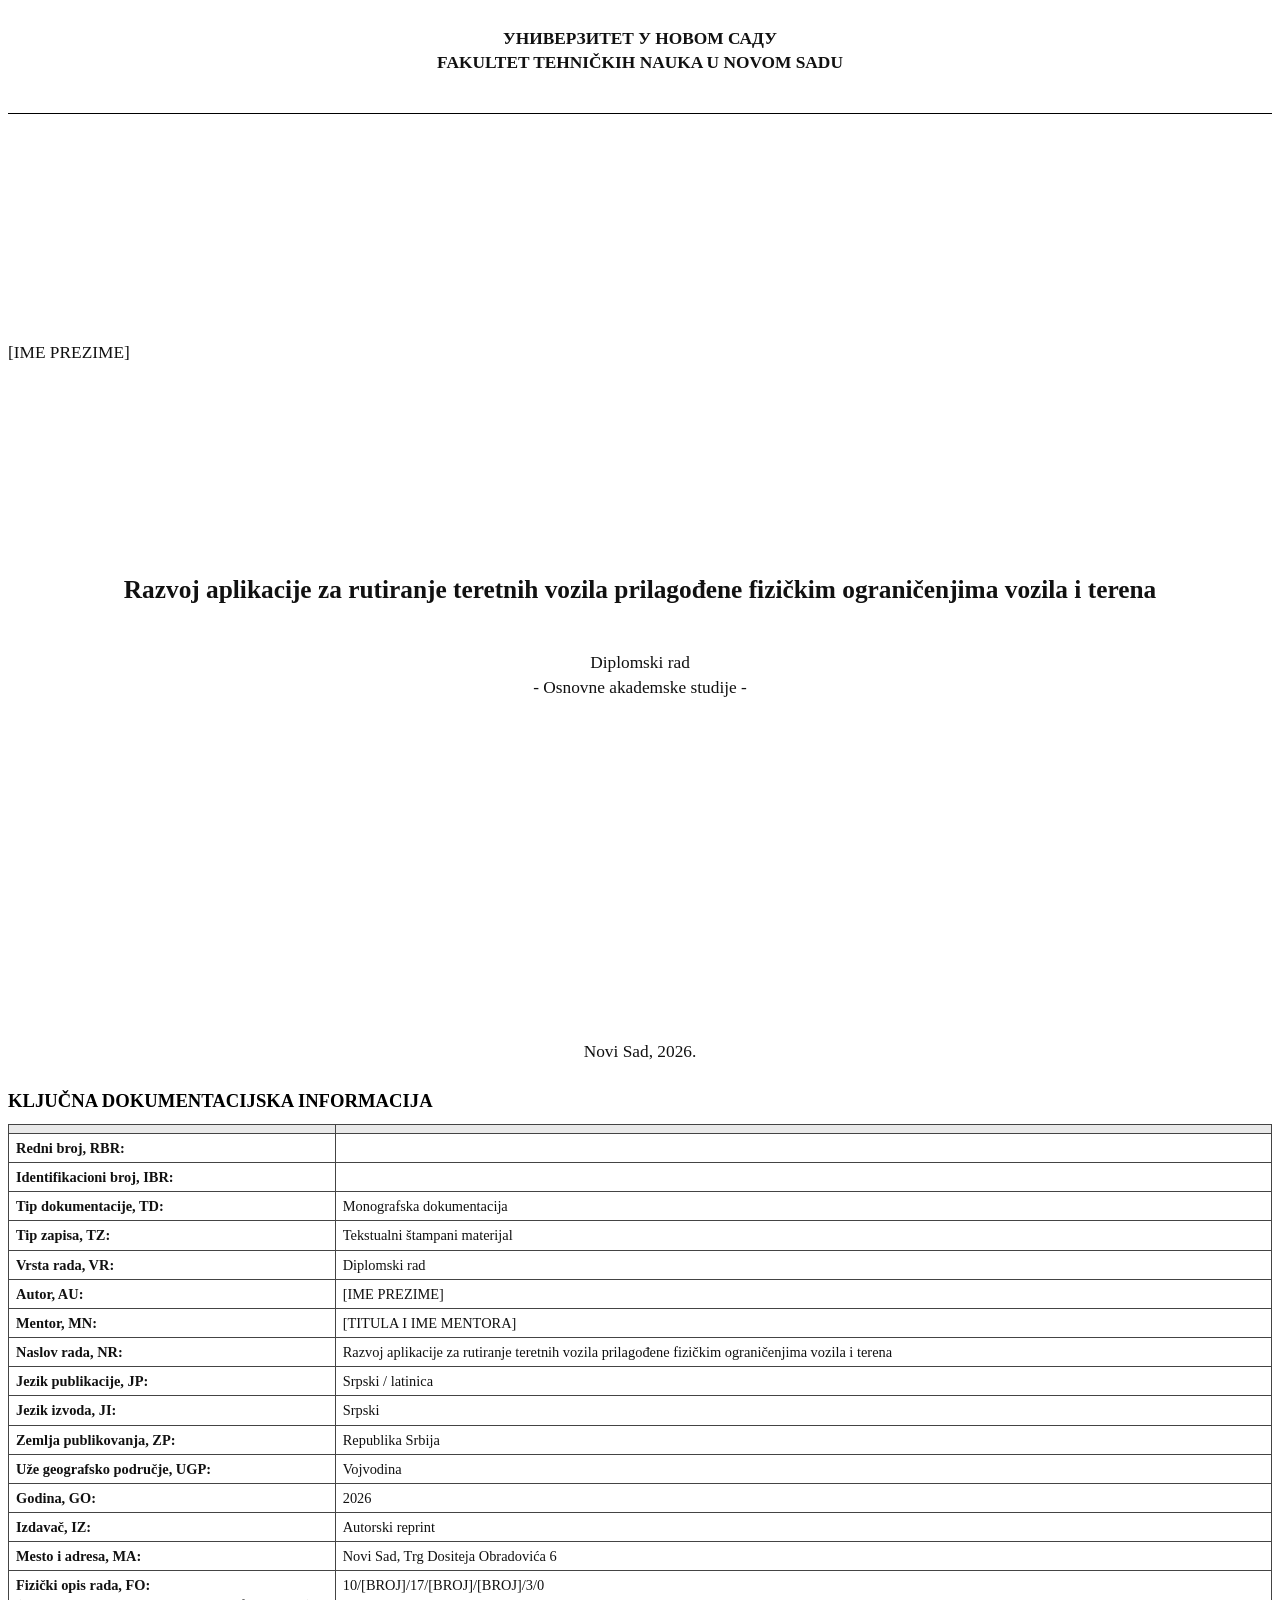
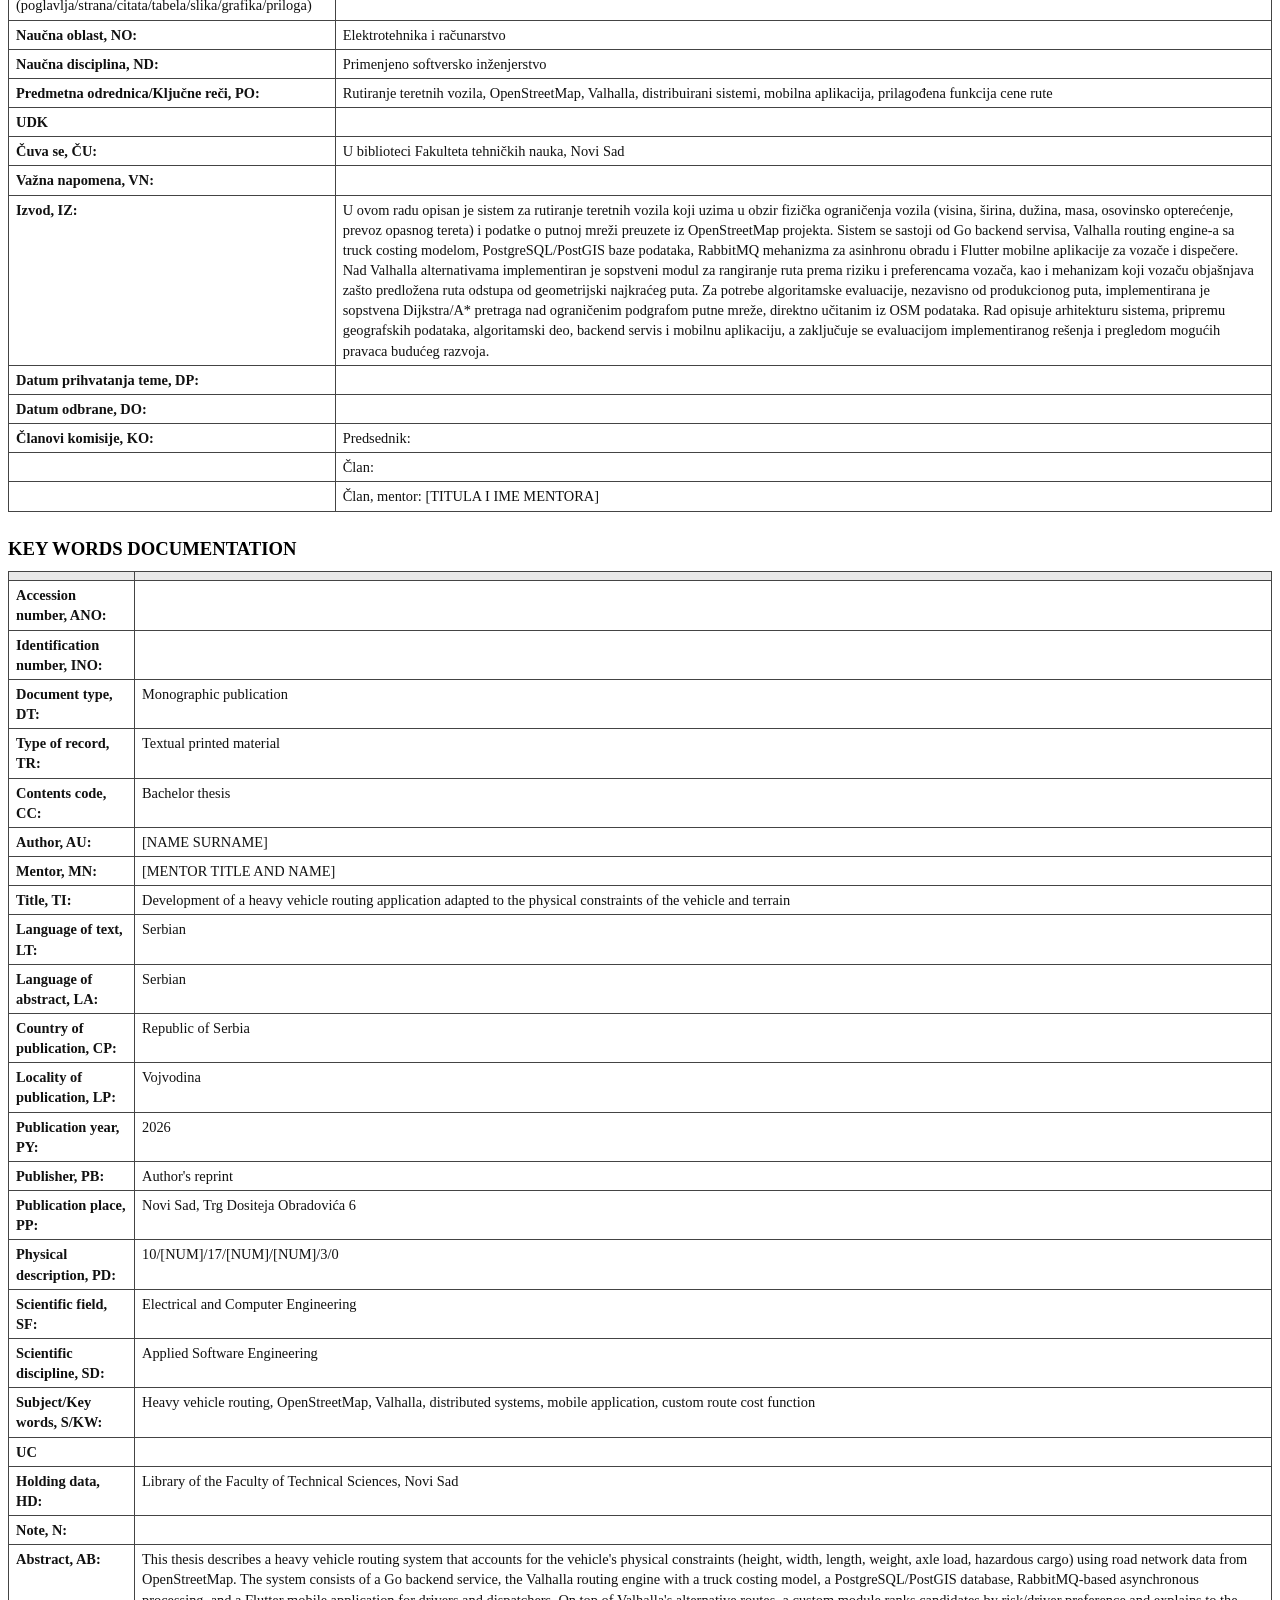
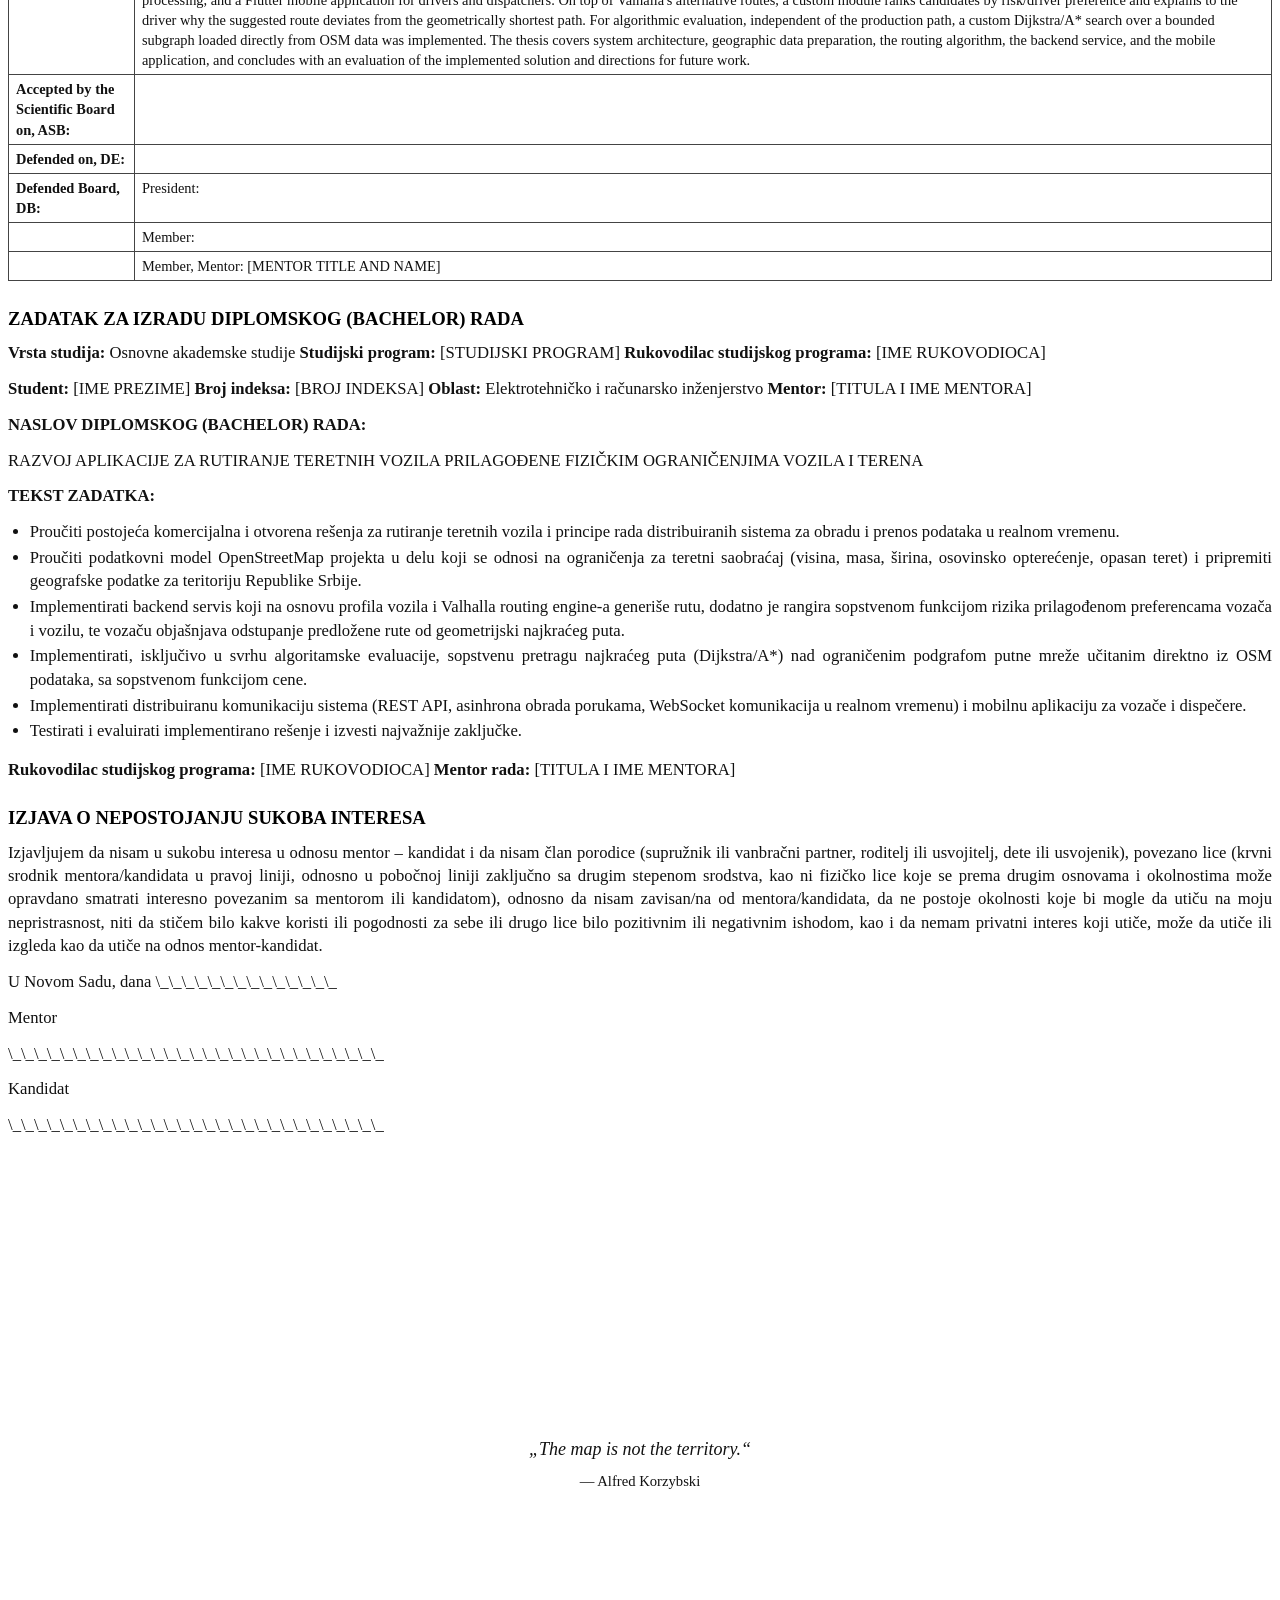
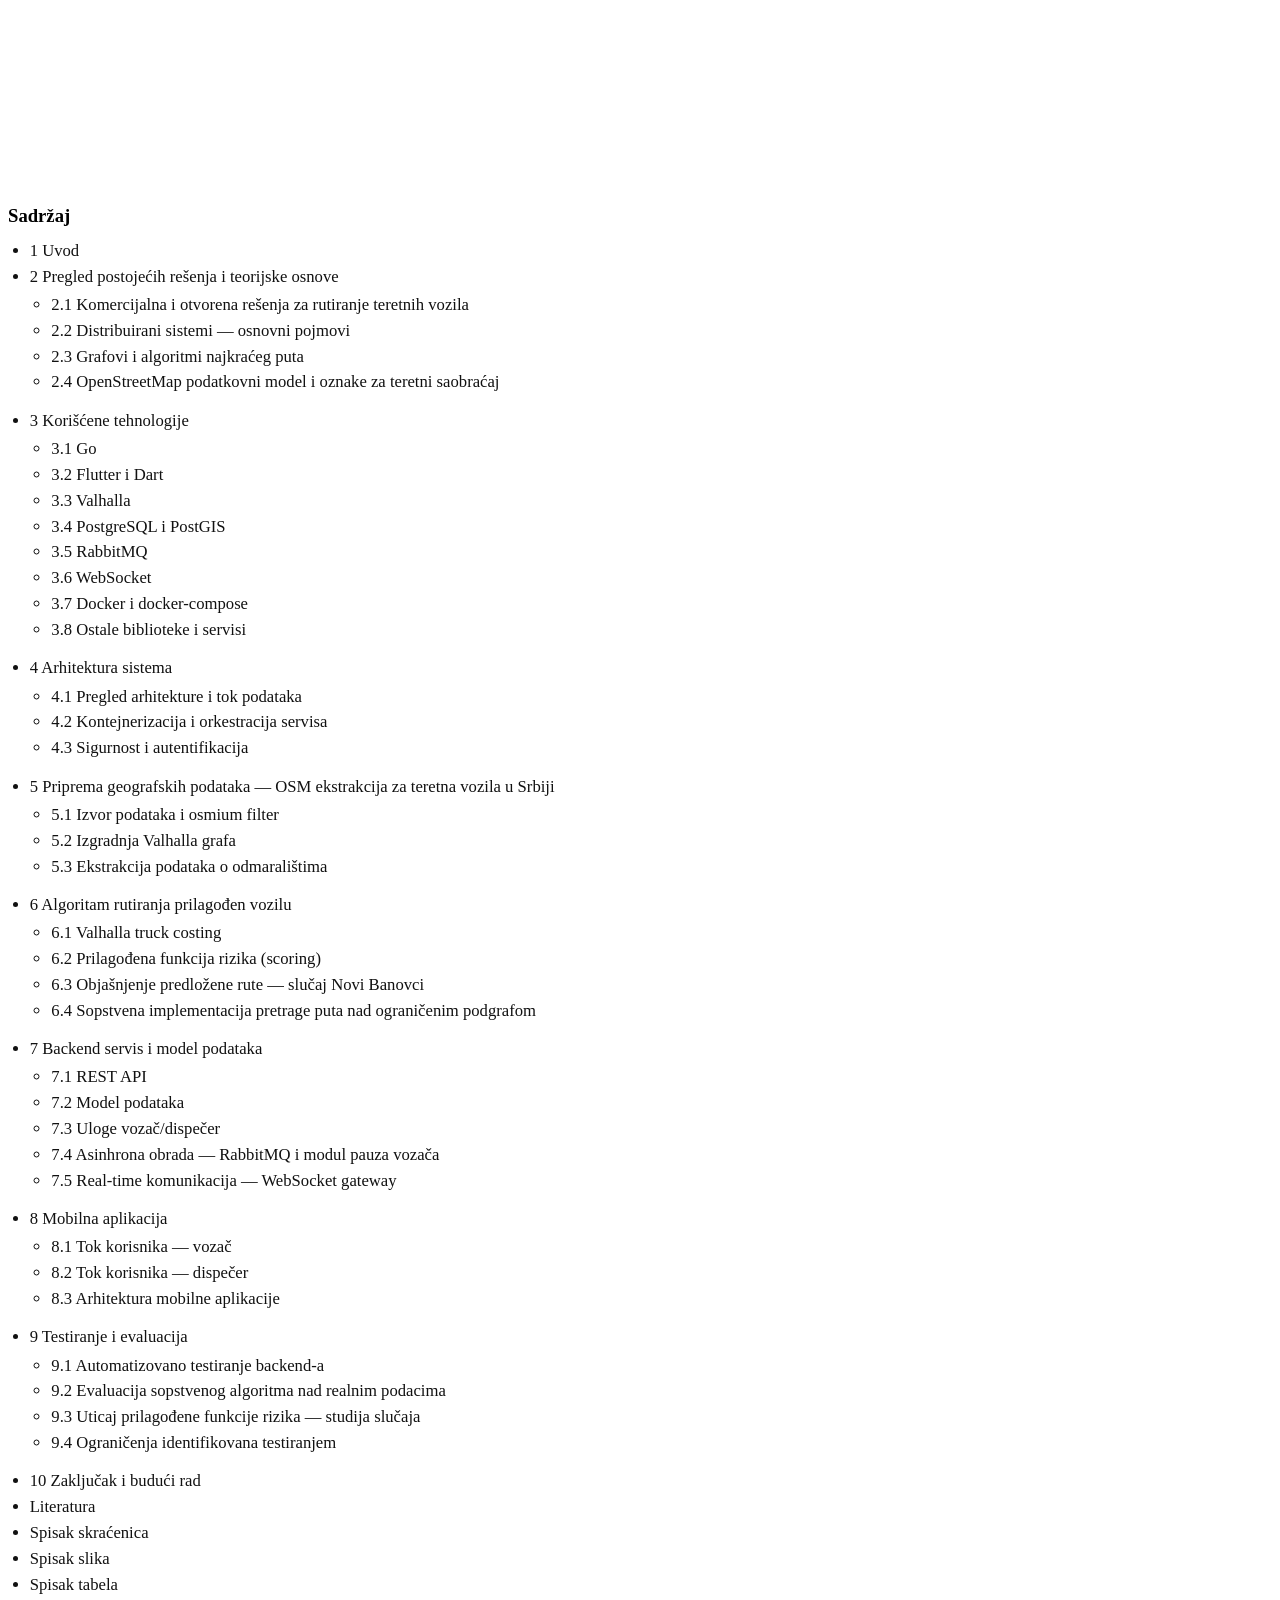
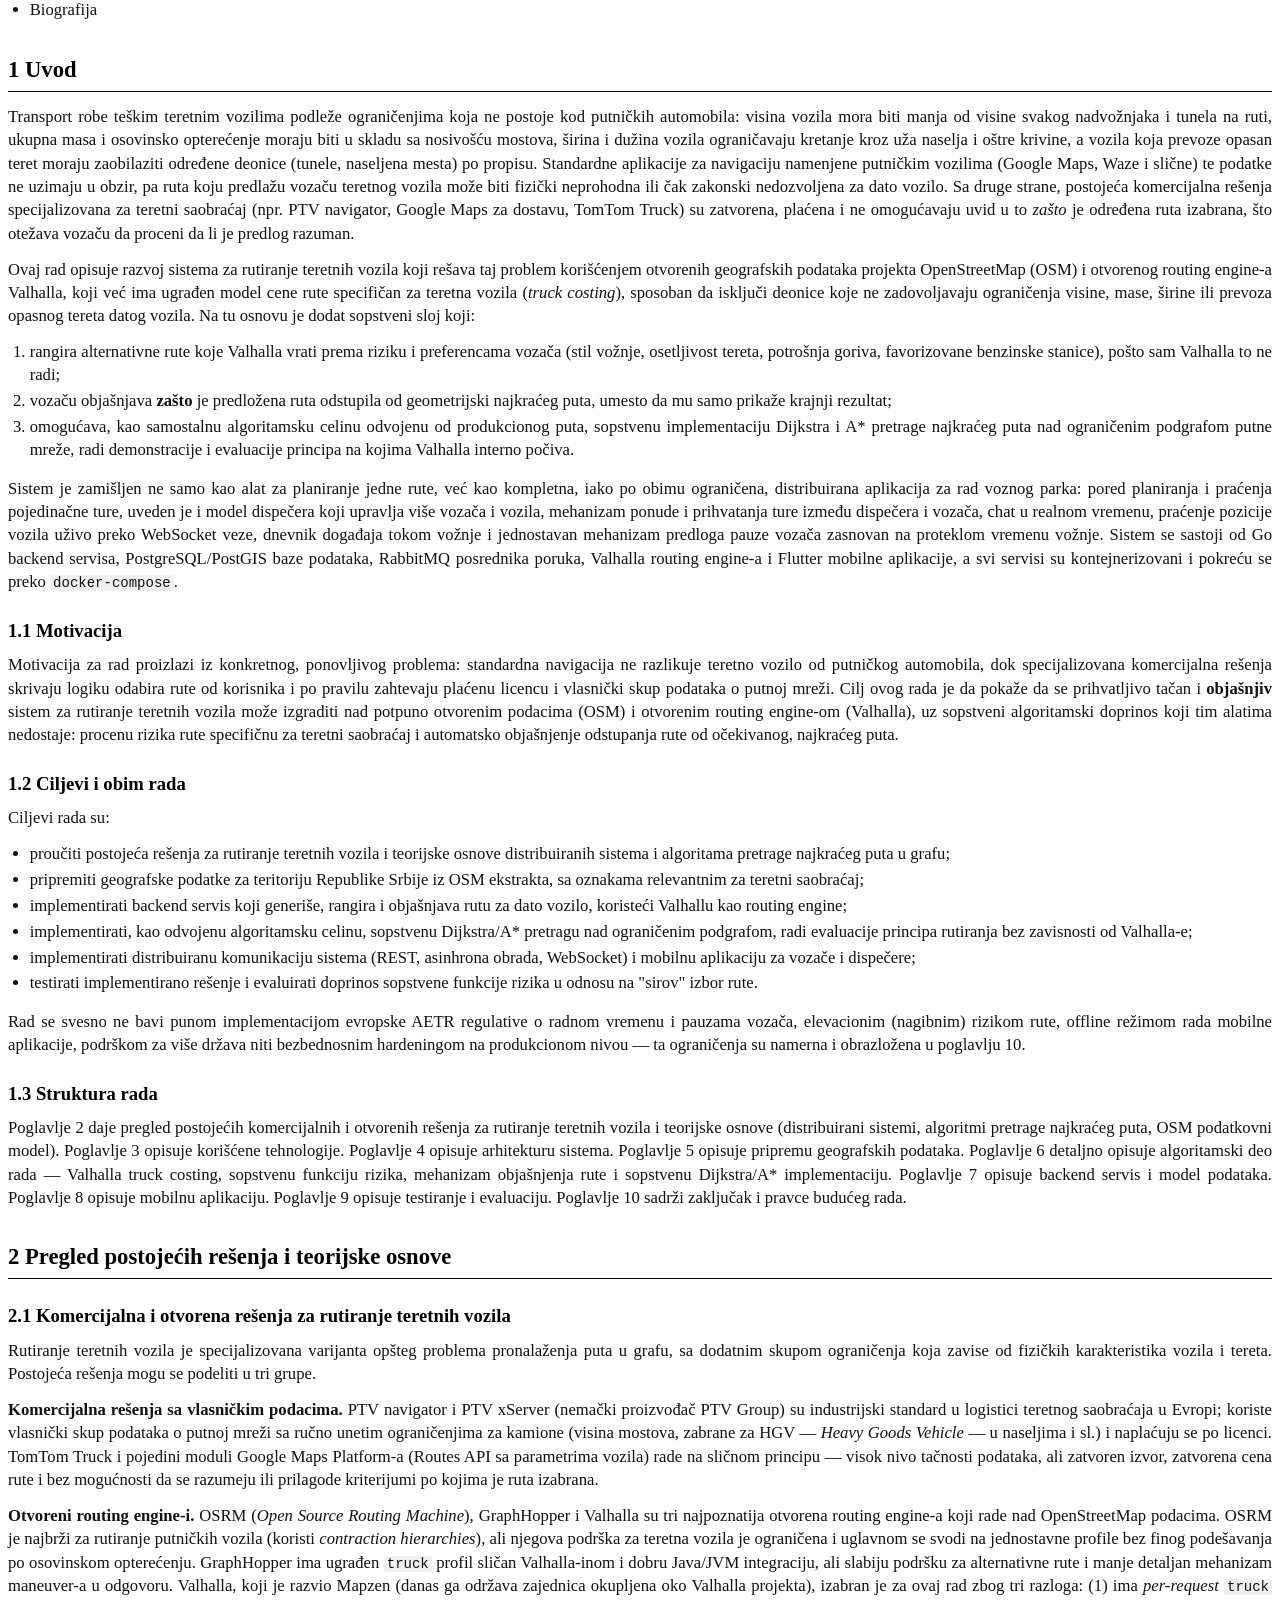
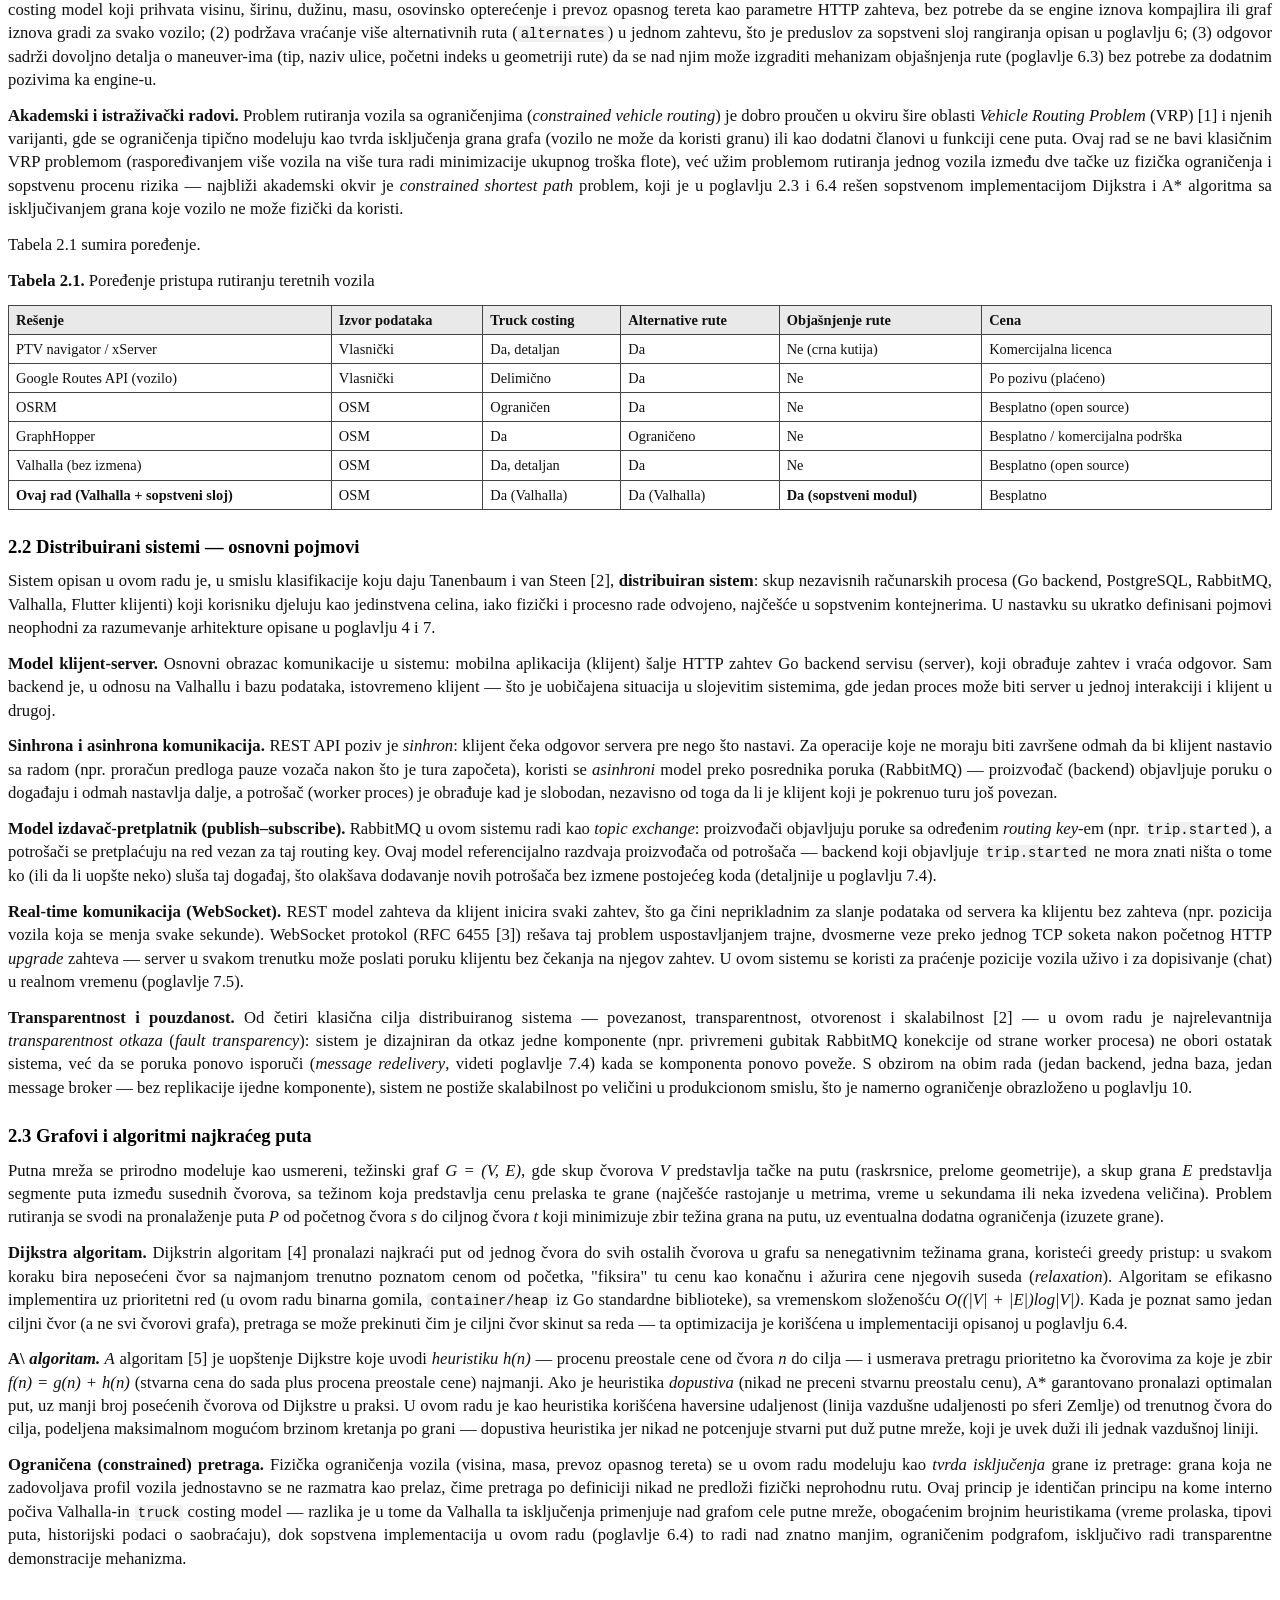
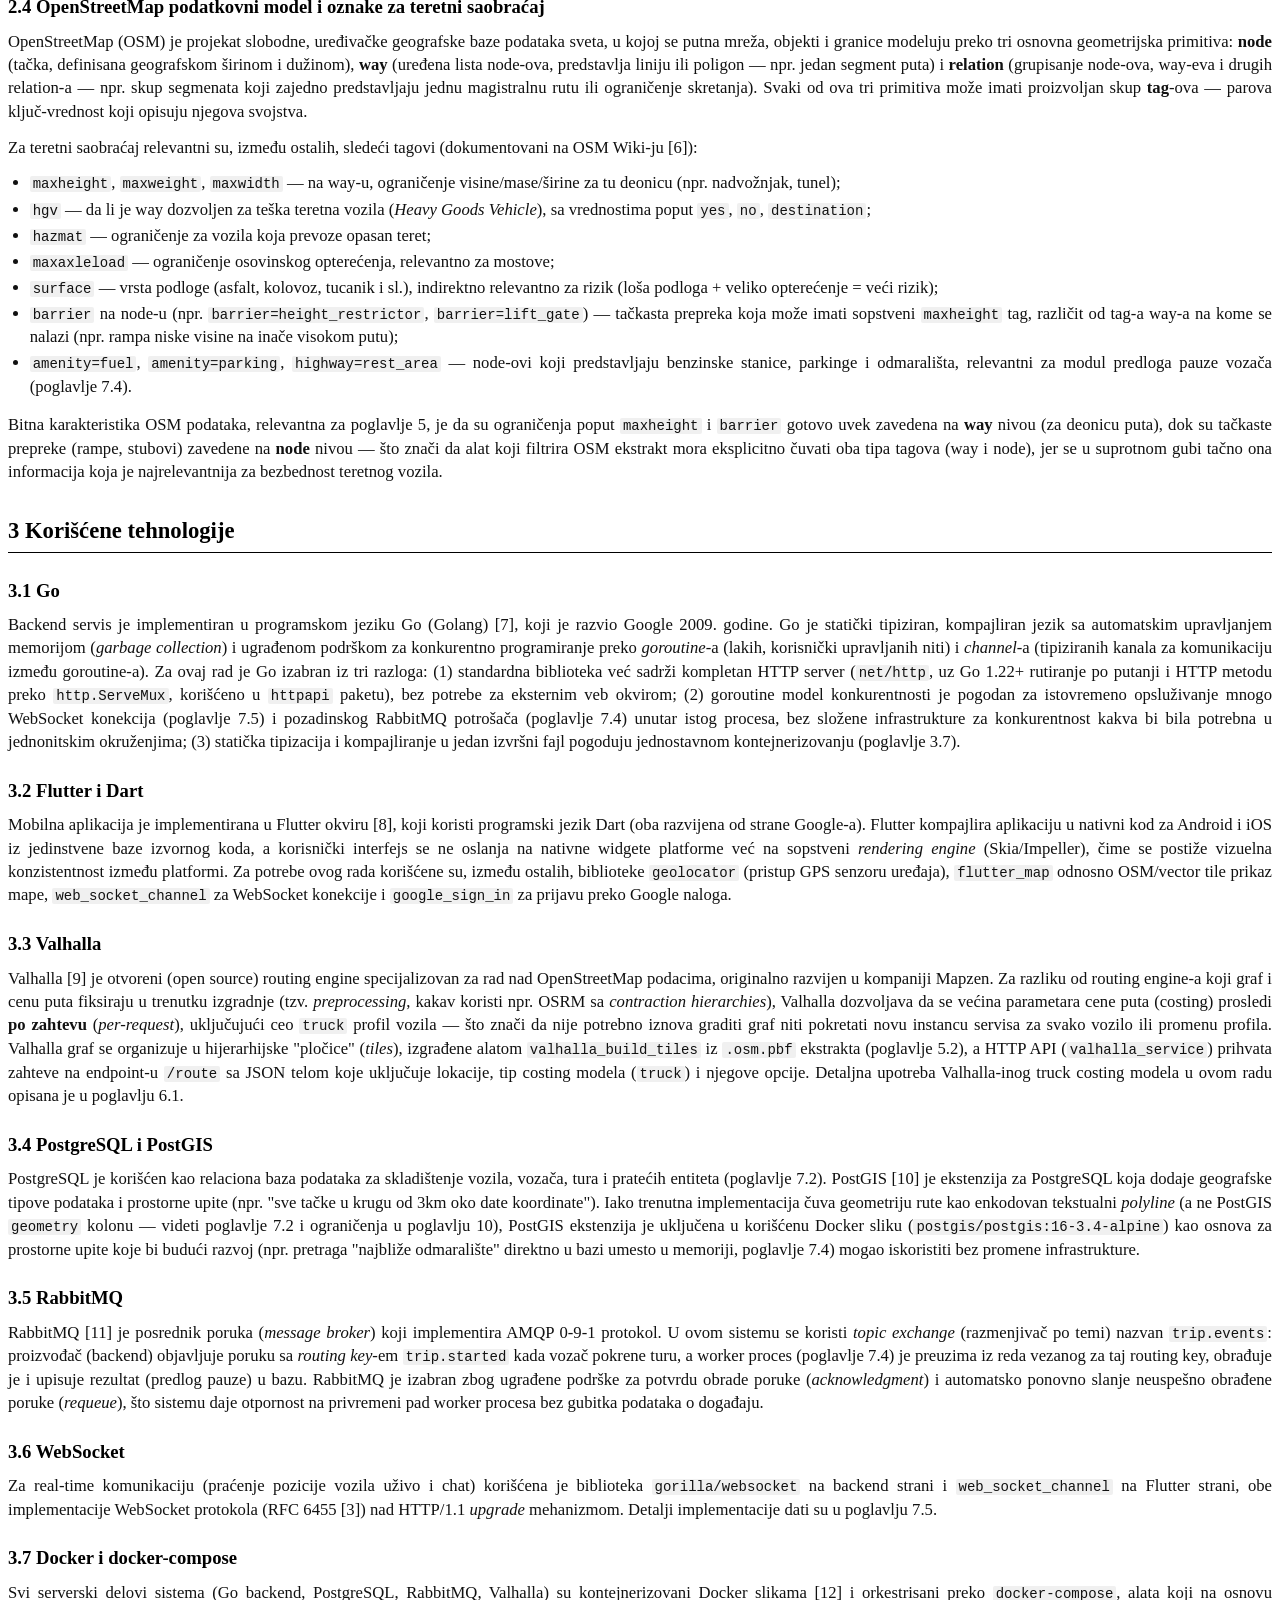
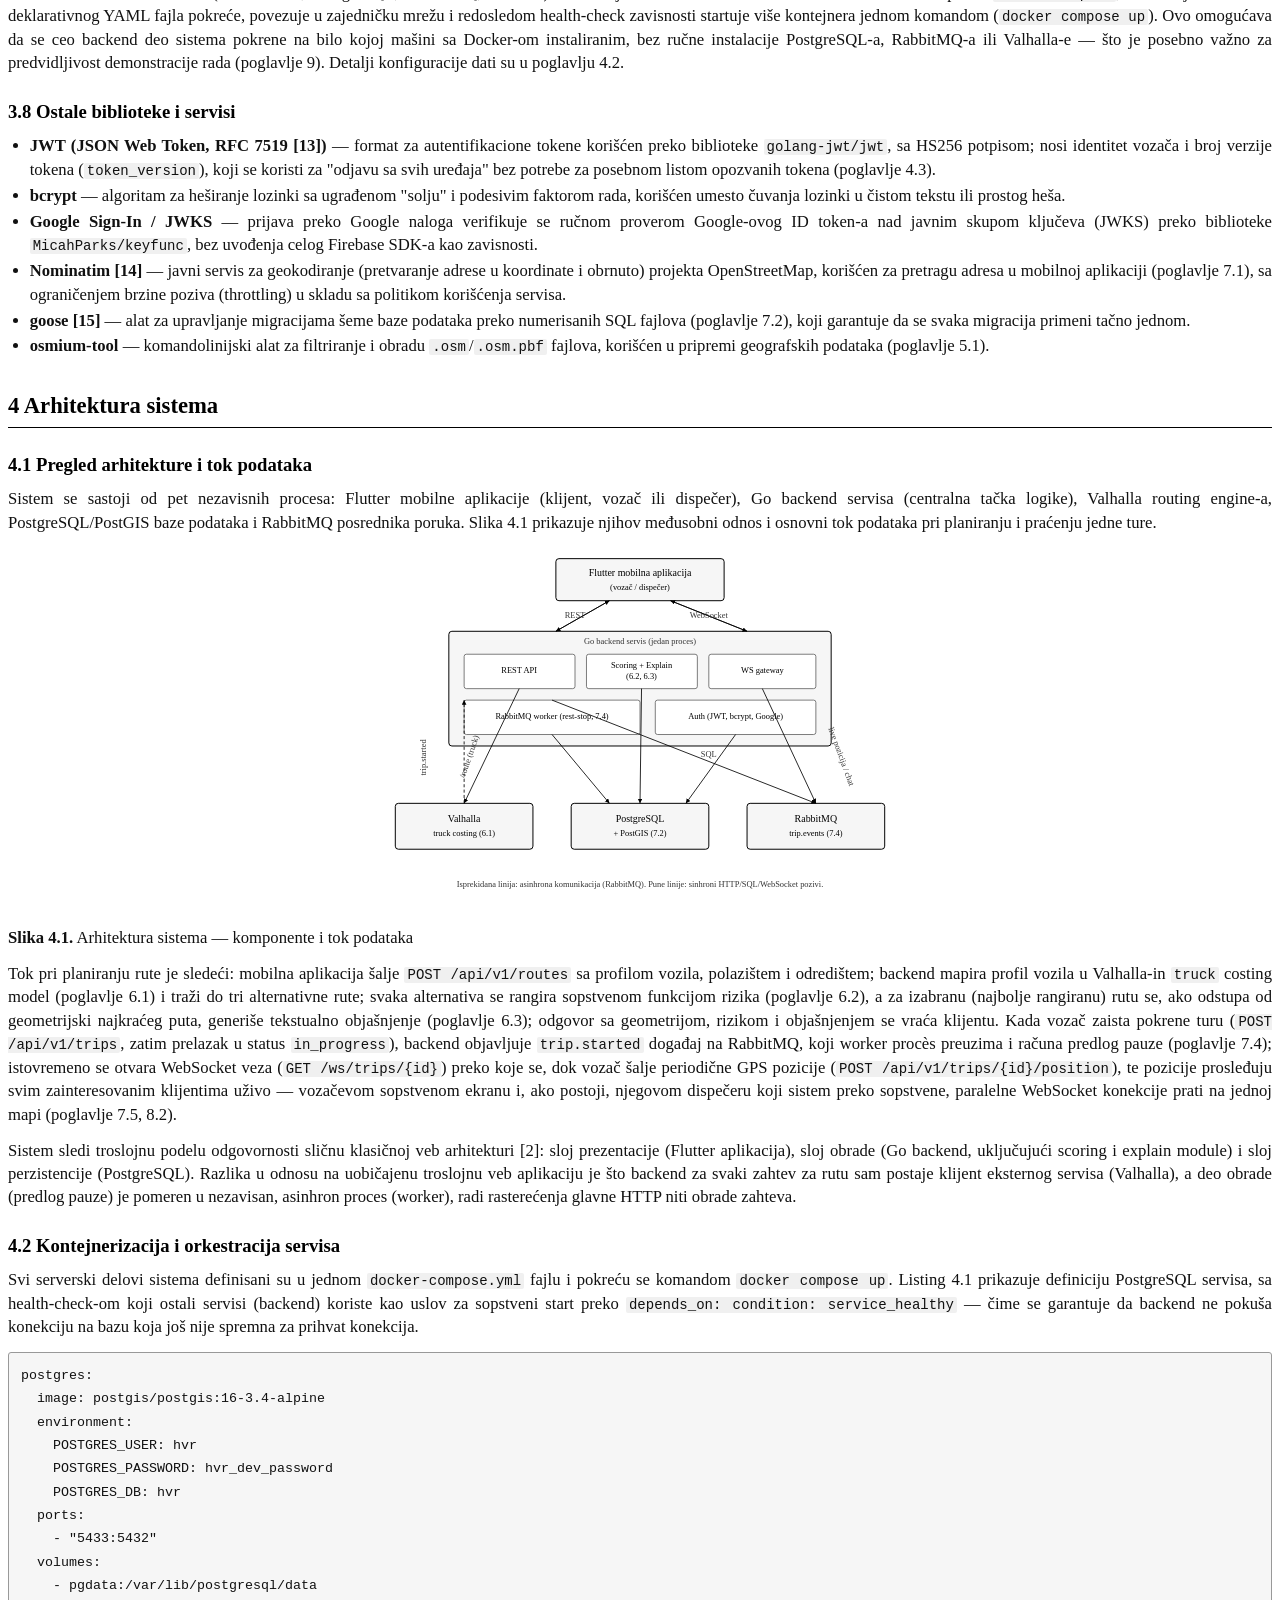
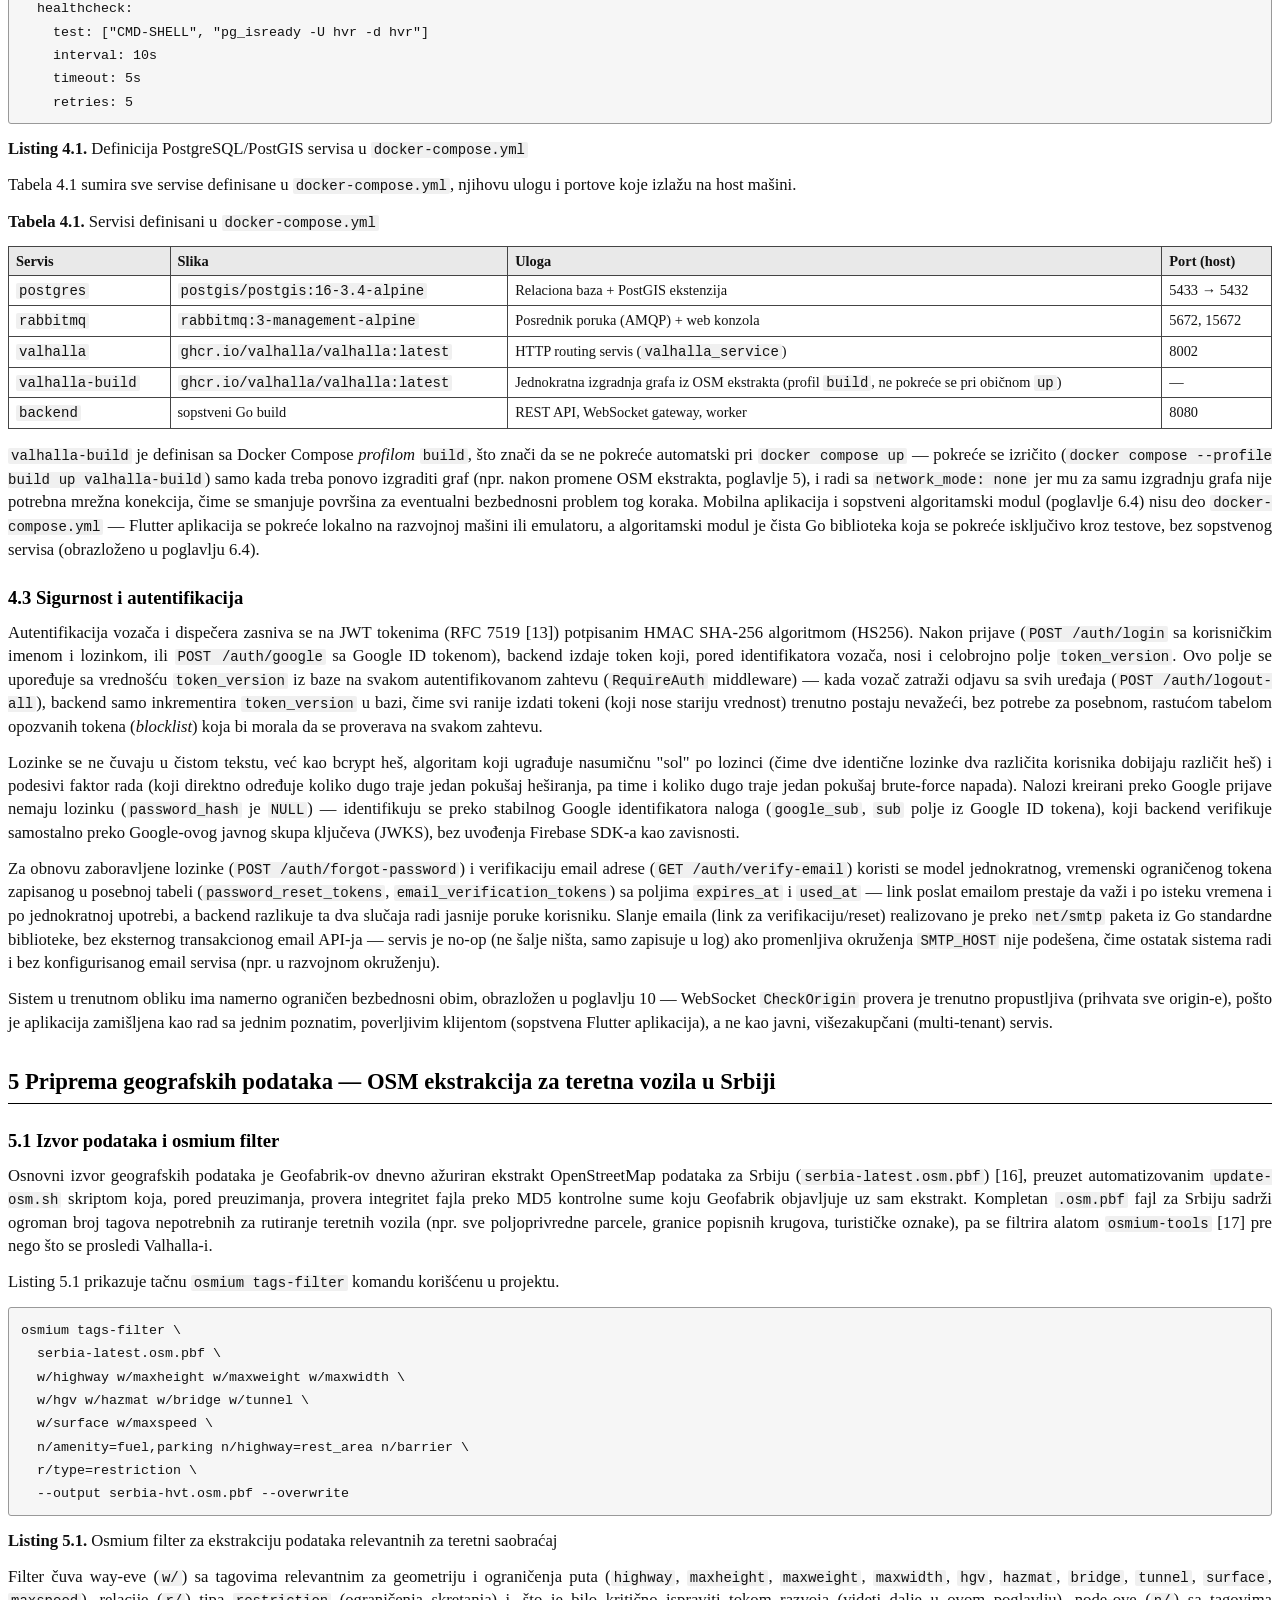
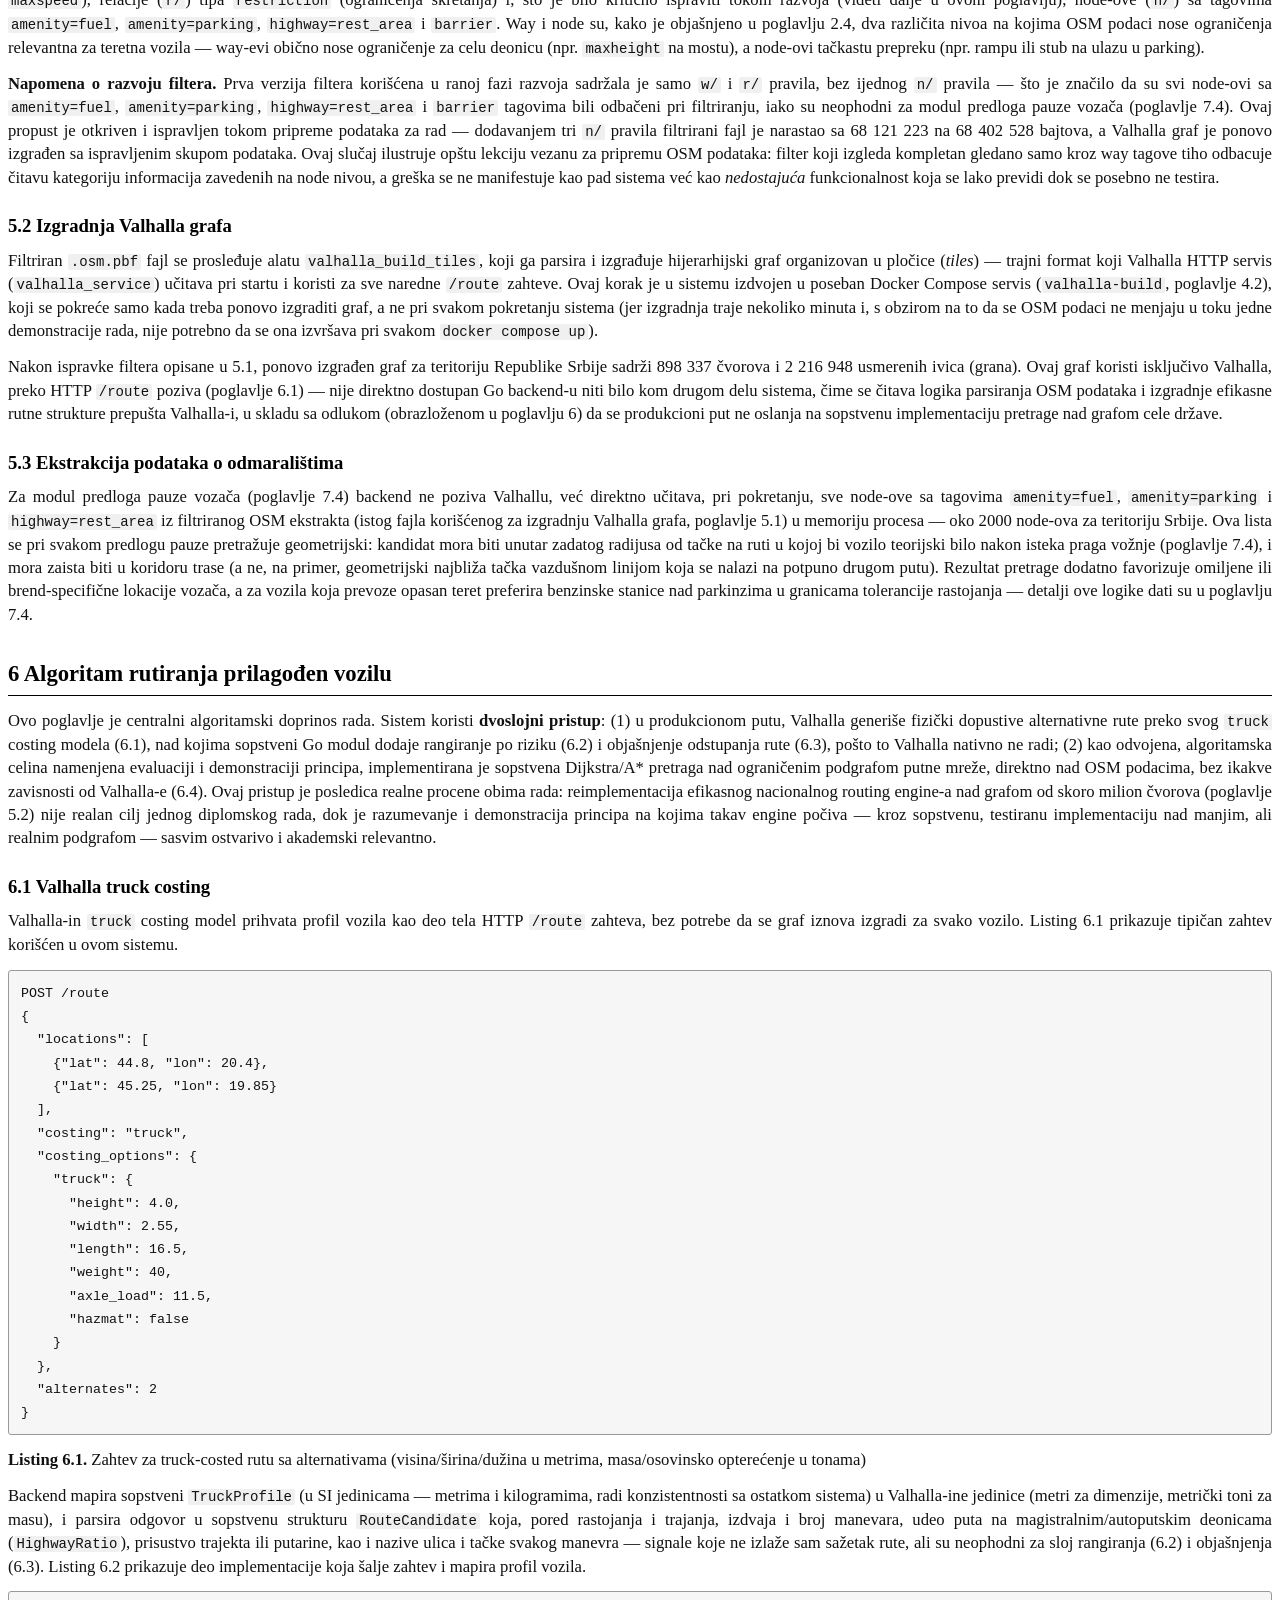
<file: diplomski-rad/Diplomski_rad.html>
<!doctype html>
<html lang="sr">
<head>
<meta charset="utf-8"/>
<title>Diplomski rad</title>
<style>@page {
  size: A4;
  margin: 25mm 25mm 25mm 30mm;
}

* { box-sizing: border-box; }

body {
  font-family: "Times New Roman", Times, serif;
  font-size: 12.5pt;
  line-height: 1.4;
  color: #111;
  text-align: justify;
  hyphens: auto;
  max-width: 100%;
}

h1, h2, h3 {
  font-family: "Times New Roman", Times, serif;
  text-align: left;
  page-break-after: avoid;
  break-after: avoid;
  color: #000;
}

h1 { font-size: 17pt; margin: 1.4em 0 0.6em; border-bottom: 1.4pt solid #000; padding-bottom: 4pt; }
h2 { font-size: 14pt; margin: 1.3em 0 0.5em; }
h3 { font-size: 12.5pt; margin: 1.1em 0 0.4em; font-style: italic; }

p { margin: 0 0 0.75em 0; }

a.cite { color: inherit; text-decoration: none; }

strong { font-weight: bold; }
em { font-style: italic; }

code {
  font-family: "Courier New", Consolas, monospace;
  font-size: 10.5pt;
  background: #f0f0f0;
  padding: 0 3px;
  border-radius: 2px;
}

pre.code {
  background: #f6f6f6;
  border: 1px solid #999;
  border-radius: 3px;
  padding: 10px 12px;
  overflow-x: auto;
  page-break-inside: avoid;
  break-inside: avoid;
  margin: 0.8em 0;
}
pre.code code {
  background: none;
  padding: 0;
  font-size: 10pt;
  line-height: 1.35;
  white-space: pre-wrap;
  word-break: break-word;
  overflow-wrap: anywhere;
}

table {
  border-collapse: collapse;
  width: 100%;
  margin: 0.6em 0 1em 0;
  font-size: 10.8pt;
  page-break-inside: avoid;
}
th, td {
  border: 1px solid #444;
  padding: 4px 7px;
  text-align: left;
  vertical-align: top;
}
th { background: #e9e9e9; font-weight: bold; }

ul, ol { margin: 0.3em 0 0.9em 1.3em; padding: 0; }
li { margin: 0.15em 0; }

.pagebreak { page-break-before: always; break-before: page; }

.diagram {
  display: flex;
  justify-content: center;
  margin: 1em 0 1.4em;
  page-break-inside: avoid;
}
.diagram svg { width: 100%; max-width: 520px; height: auto; }

.literature { padding-left: 1.4em; font-size: 11pt; }
.literature li { margin-bottom: 0.5em; }

.quotepage {
  height: 70vh;
  display: flex;
  align-items: center;
  justify-content: center;
  text-align: center;
}
.quotepage blockquote {
  font-style: italic;
  font-size: 13.5pt;
  max-width: 70%;
  margin: 0 auto;
}
.quotepage footer {
  margin-top: 0.6em;
  font-style: normal;
  font-size: 11pt;
}

.coverpage {
  text-align: center;
  padding-top: 5mm;
}
.letterhead {
  font-weight: bold;
  font-size: 13pt;
  border-bottom: 1.4pt solid #000;
  padding-bottom: 10mm;
  margin-bottom: 60mm;
  text-align: center;
}
.coverauthor { text-align: left; font-size: 13pt; margin-bottom: 55mm; }
.covertitle { font-size: 19pt; font-weight: bold; margin: 0 auto 12mm; max-width: 85%; line-height: 1.3; }
.coverkind { font-size: 13pt; margin-bottom: 90mm; }
.coveryear { font-size: 13pt; }

hr { border: none; border-top: 1px solid #000; margin: 0.6em 0; }
</style>
</head>
<body>
<div style="page-break-after:always;break-after:page;"><div class="coverpage">
<div class="letterhead">УНИВЕРЗИТЕТ У НОВОМ САДУ<br/>FAKULTET TEHNIČKIH NAUKA U NOVOM SADU</div>
<div class="coverauthor">[IME PREZIME]</div>
<div class="covertitle">Razvoj aplikacije za rutiranje teretnih vozila prilagođene fizičkim ograničenjima vozila i terena</div>
<div class="coverkind">Diplomski rad<br/>- Osnovne akademske studije -</div>
<div class="coveryear">Novi Sad, 2026.</div>
</div></div>
<h2>KLJUČNA DOKUMENTACIJSKA INFORMACIJA</h2>
<table>
<thead><tr>
<th></th>
<th></th>
</tr></thead><tbody>
<tr>
<td><strong>Redni broj, RBR:</strong></td>
<td></td>
</tr>
<tr>
<td><strong>Identifikacioni broj, IBR:</strong></td>
<td></td>
</tr>
<tr>
<td><strong>Tip dokumentacije, TD:</strong></td>
<td>Monografska dokumentacija</td>
</tr>
<tr>
<td><strong>Tip zapisa, TZ:</strong></td>
<td>Tekstualni štampani materijal</td>
</tr>
<tr>
<td><strong>Vrsta rada, VR:</strong></td>
<td>Diplomski rad</td>
</tr>
<tr>
<td><strong>Autor, AU:</strong></td>
<td>[IME PREZIME]</td>
</tr>
<tr>
<td><strong>Mentor, MN:</strong></td>
<td>[TITULA I IME MENTORA]</td>
</tr>
<tr>
<td><strong>Naslov rada, NR:</strong></td>
<td>Razvoj aplikacije za rutiranje teretnih vozila prilagođene fizičkim ograničenjima vozila i terena</td>
</tr>
<tr>
<td><strong>Jezik publikacije, JP:</strong></td>
<td>Srpski / latinica</td>
</tr>
<tr>
<td><strong>Jezik izvoda, JI:</strong></td>
<td>Srpski</td>
</tr>
<tr>
<td><strong>Zemlja publikovanja, ZP:</strong></td>
<td>Republika Srbija</td>
</tr>
<tr>
<td><strong>Uže geografsko područje, UGP:</strong></td>
<td>Vojvodina</td>
</tr>
<tr>
<td><strong>Godina, GO:</strong></td>
<td>2026</td>
</tr>
<tr>
<td><strong>Izdavač, IZ:</strong></td>
<td>Autorski reprint</td>
</tr>
<tr>
<td><strong>Mesto i adresa, MA:</strong></td>
<td>Novi Sad, Trg Dositeja Obradovića 6</td>
</tr>
<tr>
<td><strong>Fizički opis rada, FO:</strong> (poglavlja/strana/citata/tabela/slika/grafika/priloga)</td>
<td>10/[BROJ]/17/[BROJ]/[BROJ]/3/0</td>
</tr>
<tr>
<td><strong>Naučna oblast, NO:</strong></td>
<td>Elektrotehnika i računarstvo</td>
</tr>
<tr>
<td><strong>Naučna disciplina, ND:</strong></td>
<td>Primenjeno softversko inženjerstvo</td>
</tr>
<tr>
<td><strong>Predmetna odrednica/Ključne reči, PO:</strong></td>
<td>Rutiranje teretnih vozila, OpenStreetMap, Valhalla, distribuirani sistemi, mobilna aplikacija, prilagođena funkcija cene rute</td>
</tr>
<tr>
<td><strong>UDK</strong></td>
<td></td>
</tr>
<tr>
<td><strong>Čuva se, ČU:</strong></td>
<td>U biblioteci Fakulteta tehničkih nauka, Novi Sad</td>
</tr>
<tr>
<td><strong>Važna napomena, VN:</strong></td>
<td></td>
</tr>
<tr>
<td><strong>Izvod, IZ:</strong></td>
<td>U ovom radu opisan je sistem za rutiranje teretnih vozila koji uzima u obzir fizička ograničenja vozila (visina, širina, dužina, masa, osovinsko opterećenje, prevoz opasnog tereta) i podatke o putnoj mreži preuzete iz OpenStreetMap projekta. Sistem se sastoji od Go backend servisa, Valhalla routing engine-a sa truck costing modelom, PostgreSQL/PostGIS baze podataka, RabbitMQ mehanizma za asinhronu obradu i Flutter mobilne aplikacije za vozače i dispečere. Nad Valhalla alternativama implementiran je sopstveni modul za rangiranje ruta prema riziku i preferencama vozača, kao i mehanizam koji vozaču objašnjava zašto predložena ruta odstupa od geometrijski najkraćeg puta. Za potrebe algoritamske evaluacije, nezavisno od produkcionog puta, implementirana je sopstvena Dijkstra/A* pretraga nad ograničenim podgrafom putne mreže, direktno učitanim iz OSM podataka. Rad opisuje arhitekturu sistema, pripremu geografskih podataka, algoritamski deo, backend servis i mobilnu aplikaciju, a zaključuje se evaluacijom implementiranog rešenja i pregledom mogućih pravaca budućeg razvoja.</td>
</tr>
<tr>
<td><strong>Datum prihvatanja teme, DP:</strong></td>
<td></td>
</tr>
<tr>
<td><strong>Datum odbrane, DO:</strong></td>
<td></td>
</tr>
<tr>
<td><strong>Članovi komisije, KO:</strong></td>
<td>Predsednik:</td>
</tr>
<tr>
<td></td>
<td>Član:</td>
</tr>
<tr>
<td></td>
<td>Član, mentor: [TITULA I IME MENTORA]</td>
</tr>
</tbody></table>
<h2>KEY WORDS DOCUMENTATION</h2>
<div style="page-break-after:always;break-after:page;"><table>
<thead><tr>
<th></th>
<th></th>
</tr></thead><tbody>
<tr>
<td><strong>Accession number, ANO:</strong></td>
<td></td>
</tr>
<tr>
<td><strong>Identification number, INO:</strong></td>
<td></td>
</tr>
<tr>
<td><strong>Document type, DT:</strong></td>
<td>Monographic publication</td>
</tr>
<tr>
<td><strong>Type of record, TR:</strong></td>
<td>Textual printed material</td>
</tr>
<tr>
<td><strong>Contents code, CC:</strong></td>
<td>Bachelor thesis</td>
</tr>
<tr>
<td><strong>Author, AU:</strong></td>
<td>[NAME SURNAME]</td>
</tr>
<tr>
<td><strong>Mentor, MN:</strong></td>
<td>[MENTOR TITLE AND NAME]</td>
</tr>
<tr>
<td><strong>Title, TI:</strong></td>
<td>Development of a heavy vehicle routing application adapted to the physical constraints of the vehicle and terrain</td>
</tr>
<tr>
<td><strong>Language of text, LT:</strong></td>
<td>Serbian</td>
</tr>
<tr>
<td><strong>Language of abstract, LA:</strong></td>
<td>Serbian</td>
</tr>
<tr>
<td><strong>Country of publication, CP:</strong></td>
<td>Republic of Serbia</td>
</tr>
<tr>
<td><strong>Locality of publication, LP:</strong></td>
<td>Vojvodina</td>
</tr>
<tr>
<td><strong>Publication year, PY:</strong></td>
<td>2026</td>
</tr>
<tr>
<td><strong>Publisher, PB:</strong></td>
<td>Author's reprint</td>
</tr>
<tr>
<td><strong>Publication place, PP:</strong></td>
<td>Novi Sad, Trg Dositeja Obradovića 6</td>
</tr>
<tr>
<td><strong>Physical description, PD:</strong></td>
<td>10/[NUM]/17/[NUM]/[NUM]/3/0</td>
</tr>
<tr>
<td><strong>Scientific field, SF:</strong></td>
<td>Electrical and Computer Engineering</td>
</tr>
<tr>
<td><strong>Scientific discipline, SD:</strong></td>
<td>Applied Software Engineering</td>
</tr>
<tr>
<td><strong>Subject/Key words, S/KW:</strong></td>
<td>Heavy vehicle routing, OpenStreetMap, Valhalla, distributed systems, mobile application, custom route cost function</td>
</tr>
<tr>
<td><strong>UC</strong></td>
<td></td>
</tr>
<tr>
<td><strong>Holding data, HD:</strong></td>
<td>Library of the Faculty of Technical Sciences, Novi Sad</td>
</tr>
<tr>
<td><strong>Note, N:</strong></td>
<td></td>
</tr>
<tr>
<td><strong>Abstract, AB:</strong></td>
<td>This thesis describes a heavy vehicle routing system that accounts for the vehicle's physical constraints (height, width, length, weight, axle load, hazardous cargo) using road network data from OpenStreetMap. The system consists of a Go backend service, the Valhalla routing engine with a truck costing model, a PostgreSQL/PostGIS database, RabbitMQ-based asynchronous processing, and a Flutter mobile application for drivers and dispatchers. On top of Valhalla's alternative routes, a custom module ranks candidates by risk/driver preference and explains to the driver why the suggested route deviates from the geometrically shortest path. For algorithmic evaluation, independent of the production path, a custom Dijkstra/A* search over a bounded subgraph loaded directly from OSM data was implemented. The thesis covers system architecture, geographic data preparation, the routing algorithm, the backend service, and the mobile application, and concludes with an evaluation of the implemented solution and directions for future work.</td>
</tr>
<tr>
<td><strong>Accepted by the Scientific Board on, ASB:</strong></td>
<td></td>
</tr>
<tr>
<td><strong>Defended on, DE:</strong></td>
<td></td>
</tr>
<tr>
<td><strong>Defended Board, DB:</strong></td>
<td>President:</td>
</tr>
<tr>
<td></td>
<td>Member:</td>
</tr>
<tr>
<td></td>
<td>Member, Mentor: [MENTOR TITLE AND NAME]</td>
</tr>
</tbody></table></div>
<h2>ZADATAK ZA IZRADU DIPLOMSKOG (BACHELOR) RADA</h2>
<p><strong>Vrsta studija:</strong> Osnovne akademske studije <strong>Studijski program:</strong> [STUDIJSKI PROGRAM] <strong>Rukovodilac studijskog programa:</strong> [IME RUKOVODIOCA]</p>
<p><strong>Student:</strong> [IME PREZIME]  <strong>Broj indeksa:</strong> [BROJ INDEKSA] <strong>Oblast:</strong> Elektrotehničko i računarsko inženjerstvo <strong>Mentor:</strong> [TITULA I IME MENTORA]</p>
<p><strong>NASLOV DIPLOMSKOG (BACHELOR) RADA:</strong></p>
<p>RAZVOJ APLIKACIJE ZA RUTIRANJE TERETNIH VOZILA PRILAGOĐENE FIZIČKIM OGRANIČENJIMA VOZILA I TERENA</p>
<p><strong>TEKST ZADATKA:</strong></p>
<ul>
<li>Proučiti postojeća komercijalna i otvorena rešenja za rutiranje teretnih vozila i principe rada distribuiranih sistema za obradu i prenos podataka u realnom vremenu.</li>
<li>Proučiti podatkovni model OpenStreetMap projekta u delu koji se odnosi na ograničenja za teretni saobraćaj (visina, masa, širina, osovinsko opterećenje, opasan teret) i pripremiti geografske podatke za teritoriju Republike Srbije.</li>
<li>Implementirati backend servis koji na osnovu profila vozila i Valhalla routing engine-a generiše rutu, dodatno je rangira sopstvenom funkcijom rizika prilagođenom preferencama vozača i vozilu, te vozaču objašnjava odstupanje predložene rute od geometrijski najkraćeg puta.</li>
<li>Implementirati, isključivo u svrhu algoritamske evaluacije, sopstvenu pretragu najkraćeg puta (Dijkstra/A*) nad ograničenim podgrafom putne mreže učitanim direktno iz OSM podataka, sa sopstvenom funkcijom cene.</li>
<li>Implementirati distribuiranu komunikaciju sistema (REST API, asinhrona obrada porukama, WebSocket komunikacija u realnom vremenu) i mobilnu aplikaciju za vozače i dispečere.</li>
<li>Testirati i evaluirati implementirano rešenje i izvesti najvažnije zaključke.</li>
</ul>
<div style="page-break-after:always;break-after:page;"><p><strong>Rukovodilac studijskog programa:</strong> [IME RUKOVODIOCA] <strong>Mentor rada:</strong> [TITULA I IME MENTORA]</p></div>
<h2>IZJAVA O NEPOSTOJANJU SUKOBA INTERESA</h2>
<p>Izjavljujem da nisam u sukobu interesa u odnosu mentor – kandidat i da nisam član porodice (supružnik ili vanbračni partner, roditelj ili usvojitelj, dete ili usvojenik), povezano lice (krvni srodnik mentora/kandidata u pravoj liniji, odnosno u pobočnoj liniji zaključno sa drugim stepenom srodstva, kao ni fizičko lice koje se prema drugim osnovama i okolnostima može opravdano smatrati interesno povezanim sa mentorom ili kandidatom), odnosno da nisam zavisan/na od mentora/kandidata, da ne postoje okolnosti koje bi mogle da utiču na moju nepristrasnost, niti da stičem bilo kakve koristi ili pogodnosti za sebe ili drugo lice bilo pozitivnim ili negativnim ishodom, kao i da nemam privatni interes koji utiče, može da utiče ili izgleda kao da utiče na odnos mentor-kandidat.</p>
<p>U Novom Sadu, dana \_\_\_\_\_\_\_\_\_\_\_\_\_\_</p>
<p>Mentor</p>
<p>\_\_\_\_\_\_\_\_\_\_\_\_\_\_\_\_\_\_\_\_\_\_\_\_\_\_\_\_\_</p>
<p>Kandidat</p>
<div style="page-break-after:always;break-after:page;"><p>\_\_\_\_\_\_\_\_\_\_\_\_\_\_\_\_\_\_\_\_\_\_\_\_\_\_\_\_\_</p></div>
<div style="page-break-after:always;break-after:page;"><div class="quotepage"><blockquote>„The map is not the territory.“<footer>— Alfred Korzybski</footer></blockquote></div></div>
<h2>Sadržaj</h2>
<div style="page-break-after:always;break-after:page;"><ul>
<li>1 Uvod</li>
<li>2 Pregled postojećih rešenja i teorijske osnove</li>
<ul>
<li>2.1 Komercijalna i otvorena rešenja za rutiranje teretnih vozila</li>
<li>2.2 Distribuirani sistemi — osnovni pojmovi</li>
<li>2.3 Grafovi i algoritmi najkraćeg puta</li>
<li>2.4 OpenStreetMap podatkovni model i oznake za teretni saobraćaj</li>
</ul>
<li>3 Korišćene tehnologije</li>
<ul>
<li>3.1 Go</li>
<li>3.2 Flutter i Dart</li>
<li>3.3 Valhalla</li>
<li>3.4 PostgreSQL i PostGIS</li>
<li>3.5 RabbitMQ</li>
<li>3.6 WebSocket</li>
<li>3.7 Docker i docker-compose</li>
<li>3.8 Ostale biblioteke i servisi</li>
</ul>
<li>4 Arhitektura sistema</li>
<ul>
<li>4.1 Pregled arhitekture i tok podataka</li>
<li>4.2 Kontejnerizacija i orkestracija servisa</li>
<li>4.3 Sigurnost i autentifikacija</li>
</ul>
<li>5 Priprema geografskih podataka — OSM ekstrakcija za teretna vozila u Srbiji</li>
<ul>
<li>5.1 Izvor podataka i osmium filter</li>
<li>5.2 Izgradnja Valhalla grafa</li>
<li>5.3 Ekstrakcija podataka o odmaralištima</li>
</ul>
<li>6 Algoritam rutiranja prilagođen vozilu</li>
<ul>
<li>6.1 Valhalla truck costing</li>
<li>6.2 Prilagođena funkcija rizika (scoring)</li>
<li>6.3 Objašnjenje predložene rute — slučaj Novi Banovci</li>
<li>6.4 Sopstvena implementacija pretrage puta nad ograničenim podgrafom</li>
</ul>
<li>7 Backend servis i model podataka</li>
<ul>
<li>7.1 REST API</li>
<li>7.2 Model podataka</li>
<li>7.3 Uloge vozač/dispečer</li>
<li>7.4 Asinhrona obrada — RabbitMQ i modul pauza vozača</li>
<li>7.5 Real-time komunikacija — WebSocket gateway</li>
</ul>
<li>8 Mobilna aplikacija</li>
<ul>
<li>8.1 Tok korisnika — vozač</li>
<li>8.2 Tok korisnika — dispečer</li>
<li>8.3 Arhitektura mobilne aplikacije</li>
</ul>
<li>9 Testiranje i evaluacija</li>
<ul>
<li>9.1 Automatizovano testiranje backend-a</li>
<li>9.2 Evaluacija sopstvenog algoritma nad realnim podacima</li>
<li>9.3 Uticaj prilagođene funkcije rizika — studija slučaja</li>
<li>9.4 Ograničenja identifikovana testiranjem</li>
</ul>
<li>10 Zaključak i budući rad</li>
<li>Literatura</li>
<li>Spisak skraćenica</li>
<li>Spisak slika</li>
<li>Spisak tabela</li>
<li>Biografija</li>
</ul></div>
<h1>1 Uvod</h1>
<p>Transport robe teškim teretnim vozilima podleže ograničenjima koja ne postoje kod putničkih automobila: visina vozila mora biti manja od visine svakog nadvožnjaka i tunela na ruti, ukupna masa i osovinsko opterećenje moraju biti u skladu sa nosivošću mostova, širina i dužina vozila ograničavaju kretanje kroz uža naselja i oštre krivine, a vozila koja prevoze opasan teret moraju zaobilaziti određene deonice (tunele, naseljena mesta) po propisu. Standardne aplikacije za navigaciju namenjene putničkim vozilima (Google Maps, Waze i slične) te podatke ne uzimaju u obzir, pa ruta koju predlažu vozaču teretnog vozila može biti fizički neprohodna ili čak zakonski nedozvoljena za dato vozilo. Sa druge strane, postojeća komercijalna rešenja specijalizovana za teretni saobraćaj (npr. PTV navigator, Google Maps za dostavu, TomTom Truck) su zatvorena, plaćena i ne omogućavaju uvid u to <em>zašto</em> je određena ruta izabrana, što otežava vozaču da proceni da li je predlog razuman.</p>
<p>Ovaj rad opisuje razvoj sistema za rutiranje teretnih vozila koji rešava taj problem korišćenjem otvorenih geografskih podataka projekta OpenStreetMap (OSM) i otvorenog routing engine-a Valhalla, koji već ima ugrađen model cene rute specifičan za teretna vozila (<em>truck costing</em>), sposoban da isključi deonice koje ne zadovoljavaju ograničenja visine, mase, širine ili prevoza opasnog tereta datog vozila. Na tu osnovu je dodat sopstveni sloj koji:</p>
<ol>
<li>rangira alternativne rute koje Valhalla vrati prema riziku i preferencama vozača (stil vožnje, osetljivost tereta, potrošnja goriva, favorizovane benzinske stanice), pošto sam Valhalla to ne radi;</li>
<li>vozaču objašnjava <strong>zašto</strong> je predložena ruta odstupila od geometrijski najkraćeg puta, umesto da mu samo prikaže krajnji rezultat;</li>
<li>omogućava, kao samostalnu algoritamsku celinu odvojenu od produkcionog puta, sopstvenu implementaciju Dijkstra i A* pretrage najkraćeg puta nad ograničenim podgrafom putne mreže, radi demonstracije i evaluacije principa na kojima Valhalla interno počiva.</li>
</ol>
<p>Sistem je zamišljen ne samo kao alat za planiranje jedne rute, već kao kompletna, iako po obimu ograničena, distribuirana aplikacija za rad voznog parka: pored planiranja i praćenja pojedinačne ture, uveden je i model dispečera koji upravlja više vozača i vozila, mehanizam ponude i prihvatanja ture između dispečera i vozača, chat u realnom vremenu, praćenje pozicije vozila uživo preko WebSocket veze, dnevnik događaja tokom vožnje i jednostavan mehanizam predloga pauze vozača zasnovan na proteklom vremenu vožnje. Sistem se sastoji od Go backend servisa, PostgreSQL/PostGIS baze podataka, RabbitMQ posrednika poruka, Valhalla routing engine-a i Flutter mobilne aplikacije, a svi servisi su kontejnerizovani i pokreću se preko <code>docker-compose</code>.</p>
<h2>1.1 Motivacija</h2>
<p>Motivacija za rad proizlazi iz konkretnog, ponovljivog problema: standardna navigacija ne razlikuje teretno vozilo od putničkog automobila, dok specijalizovana komercijalna rešenja skrivaju logiku odabira rute od korisnika i po pravilu zahtevaju plaćenu licencu i vlasnički skup podataka o putnoj mreži. Cilj ovog rada je da pokaže da se prihvatljivo tačan i <strong>objašnjiv</strong> sistem za rutiranje teretnih vozila može izgraditi nad potpuno otvorenim podacima (OSM) i otvorenim routing engine-om (Valhalla), uz sopstveni algoritamski doprinos koji tim alatima nedostaje: procenu rizika rute specifičnu za teretni saobraćaj i automatsko objašnjenje odstupanja rute od očekivanog, najkraćeg puta.</p>
<h2>1.2 Ciljevi i obim rada</h2>
<p>Ciljevi rada su:</p>
<ul>
<li>proučiti postojeća rešenja za rutiranje teretnih vozila i teorijske osnove distribuiranih sistema i algoritama pretrage najkraćeg puta u grafu;</li>
<li>pripremiti geografske podatke za teritoriju Republike Srbije iz OSM ekstrakta, sa oznakama relevantnim za teretni saobraćaj;</li>
<li>implementirati backend servis koji generiše, rangira i objašnjava rutu za dato vozilo, koristeći Valhallu kao routing engine;</li>
<li>implementirati, kao odvojenu algoritamsku celinu, sopstvenu Dijkstra/A* pretragu nad ograničenim podgrafom, radi evaluacije principa rutiranja bez zavisnosti od Valhalla-e;</li>
<li>implementirati distribuiranu komunikaciju sistema (REST, asinhrona obrada, WebSocket) i mobilnu aplikaciju za vozače i dispečere;</li>
<li>testirati implementirano rešenje i evaluirati doprinos sopstvene funkcije rizika u odnosu na "sirov" izbor rute.</li>
</ul>
<p>Rad se svesno ne bavi punom implementacijom evropske AETR regulative o radnom vremenu i pauzama vozača, elevacionim (nagibnim) rizikom rute, offline režimom rada mobilne aplikacije, podrškom za više država niti bezbednosnim hardeningom na produkcionom nivou — ta ograničenja su namerna i obrazložena u poglavlju 10.</p>
<h2>1.3 Struktura rada</h2>
<div style="page-break-after:always;break-after:page;"><p>Poglavlje 2 daje pregled postojećih komercijalnih i otvorenih rešenja za rutiranje teretnih vozila i teorijske osnove (distribuirani sistemi, algoritmi pretrage najkraćeg puta, OSM podatkovni model). Poglavlje 3 opisuje korišćene tehnologije. Poglavlje 4 opisuje arhitekturu sistema. Poglavlje 5 opisuje pripremu geografskih podataka. Poglavlje 6 detaljno opisuje algoritamski deo rada — Valhalla truck costing, sopstvenu funkciju rizika, mehanizam objašnjenja rute i sopstvenu Dijkstra/A* implementaciju. Poglavlje 7 opisuje backend servis i model podataka. Poglavlje 8 opisuje mobilnu aplikaciju. Poglavlje 9 opisuje testiranje i evaluaciju. Poglavlje 10 sadrži zaključak i pravce budućeg rada.</p></div>
<h1>2 Pregled postojećih rešenja i teorijske osnove</h1>
<h2>2.1 Komercijalna i otvorena rešenja za rutiranje teretnih vozila</h2>
<p>Rutiranje teretnih vozila je specijalizovana varijanta opšteg problema pronalaženja puta u grafu, sa dodatnim skupom ograničenja koja zavise od fizičkih karakteristika vozila i tereta. Postojeća rešenja mogu se podeliti u tri grupe.</p>
<p><strong>Komercijalna rešenja sa vlasničkim podacima.</strong> PTV navigator i PTV xServer (nemački proizvođač PTV Group) su industrijski standard u logistici teretnog saobraćaja u Evropi; koriste vlasnički skup podataka o putnoj mreži sa ručno unetim ograničenjima za kamione (visina mostova, zabrane za HGV — <em>Heavy Goods Vehicle</em> — u naseljima i sl.) i naplaćuju se po licenci. TomTom Truck i pojedini moduli Google Maps Platform-a (Routes API sa parametrima vozila) rade na sličnom principu — visok nivo tačnosti podataka, ali zatvoren izvor, zatvorena cena rute i bez mogućnosti da se razumeju ili prilagode kriterijumi po kojima je ruta izabrana.</p>
<p><strong>Otvoreni routing engine-i.</strong> OSRM (<em>Open Source Routing Machine</em>), GraphHopper i Valhalla su tri najpoznatija otvorena routing engine-a koji rade nad OpenStreetMap podacima. OSRM je najbrži za rutiranje putničkih vozila (koristi <em>contraction hierarchies</em>), ali njegova podrška za teretna vozila je ograničena i uglavnom se svodi na jednostavne profile bez finog podešavanja po osovinskom opterećenju. GraphHopper ima ugrađen <code>truck</code> profil sličan Valhalla-inom i dobru Java/JVM integraciju, ali slabiju podršku za alternativne rute i manje detaljan mehanizam maneuver-a u odgovoru. Valhalla, koji je razvio Mapzen (danas ga održava zajednica okupljena oko Valhalla projekta), izabran je za ovaj rad zbog tri razloga: (1) ima <em>per-request</em> <code>truck</code> costing model koji prihvata visinu, širinu, dužinu, masu, osovinsko opterećenje i prevoz opasnog tereta kao parametre HTTP zahteva, bez potrebe da se engine iznova kompajlira ili graf iznova gradi za svako vozilo; (2) podržava vraćanje više alternativnih ruta (<code>alternates</code>) u jednom zahtevu, što je preduslov za sopstveni sloj rangiranja opisan u poglavlju 6; (3) odgovor sadrži dovoljno detalja o maneuver-ima (tip, naziv ulice, početni indeks u geometriji rute) da se nad njim može izgraditi mehanizam objašnjenja rute (poglavlje 6.3) bez potrebe za dodatnim pozivima ka engine-u.</p>
<p><strong>Akademski i istraživački radovi.</strong> Problem rutiranja vozila sa ograničenjima (<em>constrained vehicle routing</em>) je dobro proučen u okviru šire oblasti <em>Vehicle Routing Problem</em> (VRP) <a class="cite" href="#ref1">[1]</a> i njenih varijanti, gde se ograničenja tipično modeluju kao tvrda isključenja grana grafa (vozilo ne može da koristi granu) ili kao dodatni članovi u funkciji cene puta. Ovaj rad se ne bavi klasičnim VRP problemom (raspoređivanjem više vozila na više tura radi minimizacije ukupnog troška flote), već užim problemom rutiranja jednog vozila između dve tačke uz fizička ograničenja i sopstvenu procenu rizika — najbliži akademski okvir je <em>constrained shortest path</em> problem, koji je u poglavlju 2.3 i 6.4 rešen sopstvenom implementacijom Dijkstra i A* algoritma sa isključivanjem grana koje vozilo ne može fizički da koristi.</p>
<p>Tabela 2.1 sumira poređenje.</p>
<p><strong>Tabela 2.1.</strong> Poređenje pristupa rutiranju teretnih vozila</p>
<table>
<thead><tr>
<th>Rešenje</th>
<th>Izvor podataka</th>
<th>Truck costing</th>
<th>Alternative rute</th>
<th>Objašnjenje rute</th>
<th>Cena</th>
</tr></thead><tbody>
<tr>
<td>PTV navigator / xServer</td>
<td>Vlasnički</td>
<td>Da, detaljan</td>
<td>Da</td>
<td>Ne (crna kutija)</td>
<td>Komercijalna licenca</td>
</tr>
<tr>
<td>Google Routes API (vozilo)</td>
<td>Vlasnički</td>
<td>Delimično</td>
<td>Da</td>
<td>Ne</td>
<td>Po pozivu (plaćeno)</td>
</tr>
<tr>
<td>OSRM</td>
<td>OSM</td>
<td>Ograničen</td>
<td>Da</td>
<td>Ne</td>
<td>Besplatno (open source)</td>
</tr>
<tr>
<td>GraphHopper</td>
<td>OSM</td>
<td>Da</td>
<td>Ograničeno</td>
<td>Ne</td>
<td>Besplatno / komercijalna podrška</td>
</tr>
<tr>
<td>Valhalla (bez izmena)</td>
<td>OSM</td>
<td>Da, detaljan</td>
<td>Da</td>
<td>Ne</td>
<td>Besplatno (open source)</td>
</tr>
<tr>
<td><strong>Ovaj rad (Valhalla + sopstveni sloj)</strong></td>
<td>OSM</td>
<td>Da (Valhalla)</td>
<td>Da (Valhalla)</td>
<td><strong>Da (sopstveni modul)</strong></td>
<td>Besplatno</td>
</tr>
</tbody></table>
<h2>2.2 Distribuirani sistemi — osnovni pojmovi</h2>
<p>Sistem opisan u ovom radu je, u smislu klasifikacije koju daju Tanenbaum i van Steen <a class="cite" href="#ref2">[2]</a>, <strong>distribuiran sistem</strong>: skup nezavisnih računarskih procesa (Go backend, PostgreSQL, RabbitMQ, Valhalla, Flutter klijenti) koji korisniku djeluju kao jedinstvena celina, iako fizički i procesno rade odvojeno, najčešće u sopstvenim kontejnerima. U nastavku su ukratko definisani pojmovi neophodni za razumevanje arhitekture opisane u poglavlju 4 i 7.</p>
<p><strong>Model klijent-server.</strong> Osnovni obrazac komunikacije u sistemu: mobilna aplikacija (klijent) šalje HTTP zahtev Go backend servisu (server), koji obrađuje zahtev i vraća odgovor. Sam backend je, u odnosu na Valhallu i bazu podataka, istovremeno klijent — što je uobičajena situacija u slojevitim sistemima, gde jedan proces može biti server u jednoj interakciji i klijent u drugoj.</p>
<p><strong>Sinhrona i asinhrona komunikacija.</strong> REST API poziv je <em>sinhron</em>: klijent čeka odgovor servera pre nego što nastavi. Za operacije koje ne moraju biti završene odmah da bi klijent nastavio sa radom (npr. proračun predloga pauze vozača nakon što je tura započeta), koristi se <em>asinhroni</em> model preko posrednika poruka (RabbitMQ) — proizvođač (backend) objavljuje poruku o događaju i odmah nastavlja dalje, a potrošač (worker proces) je obrađuje kad je slobodan, nezavisno od toga da li je klijent koji je pokrenuo turu još povezan.</p>
<p><strong>Model izdavač-pretplatnik (publish–subscribe).</strong> RabbitMQ u ovom sistemu radi kao <em>topic exchange</em>: proizvođači objavljuju poruke sa određenim <em>routing key</em>-em (npr. <code>trip.started</code>), a potrošači se pretplaćuju na red vezan za taj routing key. Ovaj model referencijalno razdvaja proizvođača od potrošača — backend koji objavljuje <code>trip.started</code> ne mora znati ništa o tome ko (ili da li uopšte neko) sluša taj događaj, što olakšava dodavanje novih potrošača bez izmene postojećeg koda (detaljnije u poglavlju 7.4).</p>
<p><strong>Real-time komunikacija (WebSocket).</strong> REST model zahteva da klijent inicira svaki zahtev, što ga čini neprikladnim za slanje podataka od servera ka klijentu bez zahteva (npr. pozicija vozila koja se menja svake sekunde). WebSocket protokol (RFC 6455 <a class="cite" href="#ref3">[3]</a>) rešava taj problem uspostavljanjem trajne, dvosmerne veze preko jednog TCP soketa nakon početnog HTTP <em>upgrade</em> zahteva — server u svakom trenutku može poslati poruku klijentu bez čekanja na njegov zahtev. U ovom sistemu se koristi za praćenje pozicije vozila uživo i za dopisivanje (chat) u realnom vremenu (poglavlje 7.5).</p>
<p><strong>Transparentnost i pouzdanost.</strong> Od četiri klasična cilja distribuiranog sistema — povezanost, transparentnost, otvorenost i skalabilnost <a class="cite" href="#ref2">[2]</a> — u ovom radu je najrelevantnija <em>transparentnost otkaza</em> (<em>fault transparency</em>): sistem je dizajniran da otkaz jedne komponente (npr. privremeni gubitak RabbitMQ konekcije od strane worker procesa) ne obori ostatak sistema, već da se poruka ponovo isporuči (<em>message redelivery</em>, videti poglavlje 7.4) kada se komponenta ponovo poveže. S obzirom na obim rada (jedan backend, jedna baza, jedan message broker — bez replikacije ijedne komponente), sistem ne postiže skalabilnost po veličini u produkcionom smislu, što je namerno ograničenje obrazloženo u poglavlju 10.</p>
<h2>2.3 Grafovi i algoritmi najkraćeg puta</h2>
<p>Putna mreža se prirodno modeluje kao usmereni, težinski graf <em>G = (V, E)</em>, gde skup čvorova <em>V</em> predstavlja tačke na putu (raskrsnice, prelome geometrije), a skup grana <em>E</em> predstavlja segmente puta između susednih čvorova, sa težinom koja predstavlja cenu prelaska te grane (najčešće rastojanje u metrima, vreme u sekundama ili neka izvedena veličina). Problem rutiranja se svodi na pronalaženje puta <em>P</em> od početnog čvora <em>s</em> do ciljnog čvora <em>t</em> koji minimizuje zbir težina grana na putu, uz eventualna dodatna ograničenja (izuzete grane).</p>
<p><strong>Dijkstra algoritam.</strong> Dijkstrin algoritam <a class="cite" href="#ref4">[4]</a> pronalazi najkraći put od jednog čvora do svih ostalih čvorova u grafu sa nenegativnim težinama grana, koristeći greedy pristup: u svakom koraku bira neposećeni čvor sa najmanjom trenutno poznatom cenom od početka, "fiksira" tu cenu kao konačnu i ažurira cene njegovih suseda (<em>relaxation</em>). Algoritam se efikasno implementira uz prioritetni red (u ovom radu binarna gomila, <code>container/heap</code> iz Go standardne biblioteke), sa vremenskom složenošću <em>O((|V| + |E|)log|V|)</em>. Kada je poznat samo jedan ciljni čvor (a ne svi čvorovi grafa), pretraga se može prekinuti čim je ciljni čvor skinut sa reda — ta optimizacija je korišćena u implementaciji opisanoj u poglavlju 6.4.</p>
<p><strong>A\<em> algoritam.</strong> A</em> algoritam <a class="cite" href="#ref5">[5]</a> je uopštenje Dijkstre koje uvodi <em>heuristiku</em> <em>h(n)</em> — procenu preostale cene od čvora <em>n</em> do cilja — i usmerava pretragu prioritetno ka čvorovima za koje je zbir <em>f(n) = g(n) + h(n)</em> (stvarna cena do sada plus procena preostale cene) najmanji. Ako je heuristika <em>dopustiva</em> (nikad ne preceni stvarnu preostalu cenu), A* garantovano pronalazi optimalan put, uz manji broj posećenih čvorova od Dijkstre u praksi. U ovom radu je kao heuristika korišćena haversine udaljenost (linija vazdušne udaljenosti po sferi Zemlje) od trenutnog čvora do cilja, podeljena maksimalnom mogućom brzinom kretanja po grani — dopustiva heuristika jer nikad ne potcenjuje stvarni put duž putne mreže, koji je uvek duži ili jednak vazdušnoj liniji.</p>
<p><strong>Ograničena (constrained) pretraga.</strong> Fizička ograničenja vozila (visina, masa, prevoz opasnog tereta) se u ovom radu modeluju kao <em>tvrda isključenja</em> grane iz pretrage: grana koja ne zadovoljava profil vozila jednostavno se ne razmatra kao prelaz, čime pretraga po definiciji nikad ne predloži fizički neprohodnu rutu. Ovaj princip je identičan principu na kome interno počiva Valhalla-in <code>truck</code> costing model — razlika je u tome da Valhalla ta isključenja primenjuje nad grafom cele putne mreže, obogaćenim brojnim heuristikama (vreme prolaska, tipovi puta, historijski podaci o saobraćaju), dok sopstvena implementacija u ovom radu (poglavlje 6.4) to radi nad znatno manjim, ograničenim podgrafom, isključivo radi transparentne demonstracije mehanizma.</p>
<h2>2.4 OpenStreetMap podatkovni model i oznake za teretni saobraćaj</h2>
<p>OpenStreetMap (OSM) je projekat slobodne, uređivačke geografske baze podataka sveta, u kojoj se putna mreža, objekti i granice modeluju preko tri osnovna geometrijska primitiva: <strong>node</strong> (tačka, definisana geografskom širinom i dužinom), <strong>way</strong> (uređena lista node-ova, predstavlja liniju ili poligon — npr. jedan segment puta) i <strong>relation</strong> (grupisanje node-ova, way-eva i drugih relation-a — npr. skup segmenata koji zajedno predstavljaju jednu magistralnu rutu ili ograničenje skretanja). Svaki od ova tri primitiva može imati proizvoljan skup <strong>tag</strong>-ova — parova ključ-vrednost koji opisuju njegova svojstva.</p>
<p>Za teretni saobraćaj relevantni su, između ostalih, sledeći tagovi (dokumentovani na OSM Wiki-ju <a class="cite" href="#ref6">[6]</a>):</p>
<ul>
<li><code>maxheight</code>, <code>maxweight</code>, <code>maxwidth</code> — na way-u, ograničenje visine/mase/širine za tu deonicu (npr. nadvožnjak, tunel);</li>
<li><code>hgv</code> — da li je way dozvoljen za teška teretna vozila (<em>Heavy Goods Vehicle</em>), sa vrednostima poput <code>yes</code>, <code>no</code>, <code>destination</code>;</li>
<li><code>hazmat</code> — ograničenje za vozila koja prevoze opasan teret;</li>
<li><code>maxaxleload</code> — ograničenje osovinskog opterećenja, relevantno za mostove;</li>
<li><code>surface</code> — vrsta podloge (asfalt, kolovoz, tucanik i sl.), indirektno relevantno za rizik (loša podloga + veliko opterećenje = veći rizik);</li>
<li><code>barrier</code> na node-u (npr. <code>barrier=height_restrictor</code>, <code>barrier=lift_gate</code>) — tačkasta prepreka koja može imati sopstveni <code>maxheight</code> tag, različit od tag-a way-a na kome se nalazi (npr. rampa niske visine na inače visokom putu);</li>
<li><code>amenity=fuel</code>, <code>amenity=parking</code>, <code>highway=rest_area</code> — node-ovi koji predstavljaju benzinske stanice, parkinge i odmarališta, relevantni za modul predloga pauze vozača (poglavlje 7.4).</li>
</ul>
<div style="page-break-after:always;break-after:page;"><p>Bitna karakteristika OSM podataka, relevantna za poglavlje 5, je da su ograničenja poput <code>maxheight</code> i <code>barrier</code> gotovo uvek zavedena na <strong>way</strong> nivou (za deonicu puta), dok su tačkaste prepreke (rampe, stubovi) zavedene na <strong>node</strong> nivou — što znači da alat koji filtrira OSM ekstrakt mora eksplicitno čuvati oba tipa tagova (way i node), jer se u suprotnom gubi tačno ona informacija koja je najrelevantnija za bezbednost teretnog vozila.</p></div>
<h1>3 Korišćene tehnologije</h1>
<h2>3.1 Go</h2>
<p>Backend servis je implementiran u programskom jeziku Go (Golang) <a class="cite" href="#ref7">[7]</a>, koji je razvio Google 2009. godine. Go je statički tipiziran, kompajliran jezik sa automatskim upravljanjem memorijom (<em>garbage collection</em>) i ugrađenom podrškom za konkurentno programiranje preko <em>goroutine</em>-a (lakih, korisnički upravljanih niti) i <em>channel</em>-a (tipiziranih kanala za komunikaciju između goroutine-a). Za ovaj rad je Go izabran iz tri razloga: (1) standardna biblioteka već sadrži kompletan HTTP server (<code>net/http</code>, uz Go 1.22+ rutiranje po putanji i HTTP metodu preko <code>http.ServeMux</code>, korišćeno u <code>httpapi</code> paketu), bez potrebe za eksternim veb okvirom; (2) goroutine model konkurentnosti je pogodan za istovremeno opsluživanje mnogo WebSocket konekcija (poglavlje 7.5) i pozadinskog RabbitMQ potrošača (poglavlje 7.4) unutar istog procesa, bez složene infrastrukture za konkurentnost kakva bi bila potrebna u jednonitskim okruženjima; (3) statička tipizacija i kompajliranje u jedan izvršni fajl pogoduju jednostavnom kontejnerizovanju (poglavlje 3.7).</p>
<h2>3.2 Flutter i Dart</h2>
<p>Mobilna aplikacija je implementirana u Flutter okviru <a class="cite" href="#ref8">[8]</a>, koji koristi programski jezik Dart (oba razvijena od strane Google-a). Flutter kompajlira aplikaciju u nativni kod za Android i iOS iz jedinstvene baze izvornog koda, a korisnički interfejs se ne oslanja na nativne widgete platforme već na sopstveni <em>rendering engine</em> (Skia/Impeller), čime se postiže vizuelna konzistentnost između platformi. Za potrebe ovog rada korišćene su, između ostalih, biblioteke <code>geolocator</code> (pristup GPS senzoru uređaja), <code>flutter_map</code> odnosno OSM/vector tile prikaz mape, <code>web_socket_channel</code> za WebSocket konekcije i <code>google_sign_in</code> za prijavu preko Google naloga.</p>
<h2>3.3 Valhalla</h2>
<p>Valhalla <a class="cite" href="#ref9">[9]</a> je otvoreni (open source) routing engine specijalizovan za rad nad OpenStreetMap podacima, originalno razvijen u kompaniji Mapzen. Za razliku od routing engine-a koji graf i cenu puta fiksiraju u trenutku izgradnje (tzv. <em>preprocessing</em>, kakav koristi npr. OSRM sa <em>contraction hierarchies</em>), Valhalla dozvoljava da se većina parametara cene puta (costing) prosledi <strong>po zahtevu</strong> (<em>per-request</em>), uključujući ceo <code>truck</code> profil vozila — što znači da nije potrebno iznova graditi graf niti pokretati novu instancu servisa za svako vozilo ili promenu profila. Valhalla graf se organizuje u hijerarhijske "pločice" (<em>tiles</em>), izgrađene alatom <code>valhalla_build_tiles</code> iz <code>.osm.pbf</code> ekstrakta (poglavlje 5.2), a HTTP API (<code>valhalla_service</code>) prihvata zahteve na endpoint-u <code>/route</code> sa JSON telom koje uključuje lokacije, tip costing modela (<code>truck</code>) i njegove opcije. Detaljna upotreba Valhalla-inog truck costing modela u ovom radu opisana je u poglavlju 6.1.</p>
<h2>3.4 PostgreSQL i PostGIS</h2>
<p>PostgreSQL je korišćen kao relaciona baza podataka za skladištenje vozila, vozača, tura i pratećih entiteta (poglavlje 7.2). PostGIS <a class="cite" href="#ref10">[10]</a> je ekstenzija za PostgreSQL koja dodaje geografske tipove podataka i prostorne upite (npr. "sve tačke u krugu od 3km oko date koordinate"). Iako trenutna implementacija čuva geometriju rute kao enkodovan tekstualni <em>polyline</em> (a ne PostGIS <code>geometry</code> kolonu — videti poglavlje 7.2 i ograničenja u poglavlju 10), PostGIS ekstenzija je uključena u korišćenu Docker sliku (<code>postgis/postgis:16-3.4-alpine</code>) kao osnova za prostorne upite koje bi budući razvoj (npr. pretraga "najbliže odmaralište" direktno u bazi umesto u memoriji, poglavlje 7.4) mogao iskoristiti bez promene infrastrukture.</p>
<h2>3.5 RabbitMQ</h2>
<p>RabbitMQ <a class="cite" href="#ref11">[11]</a> je posrednik poruka (<em>message broker</em>) koji implementira AMQP 0-9-1 protokol. U ovom sistemu se koristi <em>topic exchange</em> (razmenjivač po temi) nazvan <code>trip.events</code>: proizvođač (backend) objavljuje poruku sa <em>routing key</em>-em <code>trip.started</code> kada vozač pokrene turu, a worker proces (poglavlje 7.4) je preuzima iz reda vezanog za taj routing key, obrađuje je i upisuje rezultat (predlog pauze) u bazu. RabbitMQ je izabran zbog ugrađene podrške za potvrdu obrade poruke (<em>acknowledgment</em>) i automatsko ponovno slanje neuspešno obrađene poruke (<em>requeue</em>), što sistemu daje otpornost na privremeni pad worker procesa bez gubitka podataka o događaju.</p>
<h2>3.6 WebSocket</h2>
<p>Za real-time komunikaciju (praćenje pozicije vozila uživo i chat) korišćena je biblioteka <code>gorilla/websocket</code> na backend strani i <code>web_socket_channel</code> na Flutter strani, obe implementacije WebSocket protokola (RFC 6455 <a class="cite" href="#ref3">[3]</a>) nad HTTP/1.1 <em>upgrade</em> mehanizmom. Detalji implementacije dati su u poglavlju 7.5.</p>
<h2>3.7 Docker i docker-compose</h2>
<p>Svi serverski delovi sistema (Go backend, PostgreSQL, RabbitMQ, Valhalla) su kontejnerizovani Docker slikama <a class="cite" href="#ref12">[12]</a> i orkestrisani preko <code>docker-compose</code>, alata koji na osnovu deklarativnog YAML fajla pokreće, povezuje u zajedničku mrežu i redosledom health-check zavisnosti startuje više kontejnera jednom komandom (<code>docker compose up</code>). Ovo omogućava da se ceo backend deo sistema pokrene na bilo kojoj mašini sa Docker-om instaliranim, bez ručne instalacije PostgreSQL-a, RabbitMQ-a ili Valhalla-e — što je posebno važno za predvidljivost demonstracije rada (poglavlje 9). Detalji konfiguracije dati su u poglavlju 4.2.</p>
<h2>3.8 Ostale biblioteke i servisi</h2>
<div style="page-break-after:always;break-after:page;"><ul>
<li><strong>JWT (JSON Web Token, RFC 7519 <a class="cite" href="#ref13">[13]</a>)</strong> — format za autentifikacione tokene korišćen preko biblioteke <code>golang-jwt/jwt</code>, sa HS256 potpisom; nosi identitet vozača i broj verzije tokena (<code>token_version</code>), koji se koristi za "odjavu sa svih uređaja" bez potrebe za posebnom listom opozvanih tokena (poglavlje 4.3).</li>
<li><strong>bcrypt</strong> — algoritam za heširanje lozinki sa ugrađenom "solju" i podesivim faktorom rada, korišćen umesto čuvanja lozinki u čistom tekstu ili prostog heša.</li>
<li><strong>Google Sign-In / JWKS</strong> — prijava preko Google naloga verifikuje se ručnom proverom Google-ovog ID token-a nad javnim skupom ključeva (JWKS) preko biblioteke <code>MicahParks/keyfunc</code>, bez uvođenja celog Firebase SDK-a kao zavisnosti.</li>
<li><strong>Nominatim <a class="cite" href="#ref14">[14]</a></strong> — javni servis za geokodiranje (pretvaranje adrese u koordinate i obrnuto) projekta OpenStreetMap, korišćen za pretragu adresa u mobilnoj aplikaciji (poglavlje 7.1), sa ograničenjem brzine poziva (throttling) u skladu sa politikom korišćenja servisa.</li>
<li><strong>goose <a class="cite" href="#ref15">[15]</a></strong> — alat za upravljanje migracijama šeme baze podataka preko numerisanih SQL fajlova (poglavlje 7.2), koji garantuje da se svaka migracija primeni tačno jednom.</li>
<li><strong>osmium-tool</strong> — komandolinijski alat za filtriranje i obradu <code>.osm</code>/<code>.osm.pbf</code> fajlova, korišćen u pripremi geografskih podataka (poglavlje 5.1).</li>
</ul></div>
<h1>4 Arhitektura sistema</h1>
<h2>4.1 Pregled arhitekture i tok podataka</h2>
<p>Sistem se sastoji od pet nezavisnih procesa: Flutter mobilne aplikacije (klijent, vozač ili dispečer), Go backend servisa (centralna tačka logike), Valhalla routing engine-a, PostgreSQL/PostGIS baze podataka i RabbitMQ posrednika poruka. Slika 4.1 prikazuje njihov međusobni odnos i osnovni tok podataka pri planiranju i praćenju jedne ture.</p>
<div class="diagram"><svg viewBox="0 0 680 460" xmlns="http://www.w3.org/2000/svg" font-family="Times New Roman, serif" font-size="13">
  <defs>
    <marker id="arrow" markerWidth="8" markerHeight="8" refX="6" refY="3" orient="auto" markerUnits="userSpaceOnUse">
      <path d="M0,0 L6,3 L0,6 Z" fill="#000"/>
    </marker>
  </defs>
  <style>
    .box{fill:#f6f6f6;stroke:#000;stroke-width:1.3;}
    .inner{fill:#ffffff;stroke:#555;stroke-width:1;}
    .lbl{text-anchor:middle;dominant-baseline:middle;}
    .small{font-size:11px;}
    .edge{stroke:#000;stroke-width:1.3;fill:none;marker-end:url(#arrow);}
    .cap{font-size:11px;text-anchor:middle;fill:#333;}
  </style>
  <!-- Mobile app -->
  <rect class="box" x="230" y="10" width="220" height="55" rx="4"/>
  <text class="lbl" x="340" y="30">Flutter mobilna aplikacija</text>
  <text class="lbl small" x="340" y="48">(vozač / dispečer)</text>
  <!-- Backend outer -->
  <rect class="box" x="90" y="105" width="500" height="150" rx="4"/>
  <text class="cap" x="340" y="122">Go backend servis (jedan proces)</text>
  <rect class="inner" x="110" y="135" width="145" height="45" rx="3"/>
  <text class="lbl small" x="182" y="157">REST API</text>
  <rect class="inner" x="270" y="135" width="145" height="45" rx="3"/>
  <text class="lbl small" x="342" y="150">Scoring + Explain</text>
  <text class="lbl small" x="342" y="165">(6.2, 6.3)</text>
  <rect class="inner" x="430" y="135" width="140" height="45" rx="3"/>
  <text class="lbl small" x="500" y="157">WS gateway</text>
  <rect class="inner" x="110" y="195" width="230" height="45" rx="3"/>
  <text class="lbl small" x="225" y="217">RabbitMQ worker (rest-stop, 7.4)</text>
  <rect class="inner" x="360" y="195" width="210" height="45" rx="3"/>
  <text class="lbl small" x="465" y="217">Auth (JWT, bcrypt, Google)</text>
  <!-- External services row -->
  <rect class="box" x="20" y="330" width="180" height="60" rx="4"/>
  <text class="lbl" x="110" y="352">Valhalla</text>
  <text class="lbl small" x="110" y="370">truck costing (6.1)</text>
  <rect class="box" x="250" y="330" width="180" height="60" rx="4"/>
  <text class="lbl" x="340" y="352">PostgreSQL</text>
  <text class="lbl small" x="340" y="370">+ PostGIS (7.2)</text>
  <rect class="box" x="480" y="330" width="180" height="60" rx="4"/>
  <text class="lbl" x="570" y="352">RabbitMQ</text>
  <text class="lbl small" x="570" y="370">trip.events (7.4)</text>
  <!-- edges -->
  <path class="edge" d="M300,65 L230,105"/>
  <path class="edge" d="M230,105 L300,65" />
  <path class="edge" d="M380,65 L480,105"/>
  <path class="edge" d="M480,105 L380,65"/>
  <text class="cap" x="255" y="88">REST</text>
  <text class="cap" x="430" y="88">WebSocket</text>
  <path class="edge" d="M182,180 L110,330"/>
  <text class="cap" x="120" y="270" transform="rotate(-71 120 270)">/route (truck)</text>
  <path class="edge" d="M225,240 L300,330"/>
  <path class="edge" d="M342,180 L340,330"/>
  <path class="edge" d="M465,240 L400,330"/>
  <path class="edge" d="M225,195 L570,330"/>
  <text class="cap" x="430" y="270">SQL</text>
  <path class="edge" d="M110,330 L110,195" stroke-dasharray="4,3"/>
  <text class="cap" x="60" y="270" transform="rotate(-90 60 270)">trip.started</text>
  <path class="edge" d="M500,180 L570,330" stroke-dasharray="0"/>
  <text class="cap" x="600" y="270" transform="rotate(70 600 270)">live pozicija / chat</text>
  <text x="340" y="440" text-anchor="middle" class="small" fill="#333">Isprekidana linija: asinhrona komunikacija (RabbitMQ). Pune linije: sinhroni HTTP/SQL/WebSocket pozivi.</text>
</svg>
</div>
<p><strong>Slika 4.1.</strong> Arhitektura sistema — komponente i tok podataka</p>
<p>Tok pri planiranju rute je sledeći: mobilna aplikacija šalje <code>POST /api/v1/routes</code> sa profilom vozila, polazištem i odredištem; backend mapira profil vozila u Valhalla-in <code>truck</code> costing model (poglavlje 6.1) i traži do tri alternativne rute; svaka alternativa se rangira sopstvenom funkcijom rizika (poglavlje 6.2), a za izabranu (najbolje rangiranu) rutu se, ako odstupa od geometrijski najkraćeg puta, generiše tekstualno objašnjenje (poglavlje 6.3); odgovor sa geometrijom, rizikom i objašnjenjem se vraća klijentu. Kada vozač zaista pokrene turu (<code>POST /api/v1/trips</code>, zatim prelazak u status <code>in_progress</code>), backend objavljuje <code>trip.started</code> događaj na RabbitMQ, koji worker procès preuzima i računa predlog pauze (poglavlje 7.4); istovremeno se otvara WebSocket veza (<code>GET /ws/trips/{id}</code>) preko koje se, dok vozač šalje periodične GPS pozicije (<code>POST /api/v1/trips/{id}/position</code>), te pozicije prosleđuju svim zainteresovanim klijentima uživo — vozačevom sopstvenom ekranu i, ako postoji, njegovom dispečeru koji sistem preko sopstvene, paralelne WebSocket konekcije prati na jednoj mapi (poglavlje 7.5, 8.2).</p>
<p>Sistem sledi troslojnu podelu odgovornosti sličnu klasičnoj veb arhitekturi <a class="cite" href="#ref2">[2]</a>: sloj prezentacije (Flutter aplikacija), sloj obrade (Go backend, uključujući scoring i explain module) i sloj perzistencije (PostgreSQL). Razlika u odnosu na uobičajenu troslojnu veb aplikaciju je što backend za svaki zahtev za rutu sam postaje klijent eksternog servisa (Valhalla), a deo obrade (predlog pauze) je pomeren u nezavisan, asinhron proces (worker), radi rasterećenja glavne HTTP niti obrade zahteva.</p>
<h2>4.2 Kontejnerizacija i orkestracija servisa</h2>
<p>Svi serverski delovi sistema definisani su u jednom <code>docker-compose.yml</code> fajlu i pokreću se komandom <code>docker compose up</code>. Listing 4.1 prikazuje definiciju PostgreSQL servisa, sa health-check-om koji ostali servisi (backend) koriste kao uslov za sopstveni start preko <code>depends_on: condition: service_healthy</code> — čime se garantuje da backend ne pokuša konekciju na bazu koja još nije spremna za prihvat konekcija.</p>
<pre class="code lang-yaml"><code>postgres:
  image: postgis/postgis:16-3.4-alpine
  environment:
    POSTGRES_USER: hvr
    POSTGRES_PASSWORD: hvr_dev_password
    POSTGRES_DB: hvr
  ports:
    - &quot;5433:5432&quot;
  volumes:
    - pgdata:/var/lib/postgresql/data
  healthcheck:
    test: [&quot;CMD-SHELL&quot;, &quot;pg_isready -U hvr -d hvr&quot;]
    interval: 10s
    timeout: 5s
    retries: 5
</code></pre>
<p><strong>Listing 4.1.</strong> Definicija PostgreSQL/PostGIS servisa u <code>docker-compose.yml</code></p>
<p>Tabela 4.1 sumira sve servise definisane u <code>docker-compose.yml</code>, njihovu ulogu i portove koje izlažu na host mašini.</p>
<p><strong>Tabela 4.1.</strong> Servisi definisani u <code>docker-compose.yml</code></p>
<table>
<thead><tr>
<th>Servis</th>
<th>Slika</th>
<th>Uloga</th>
<th>Port (host)</th>
</tr></thead><tbody>
<tr>
<td><code>postgres</code></td>
<td><code>postgis/postgis:16-3.4-alpine</code></td>
<td>Relaciona baza + PostGIS ekstenzija</td>
<td>5433 → 5432</td>
</tr>
<tr>
<td><code>rabbitmq</code></td>
<td><code>rabbitmq:3-management-alpine</code></td>
<td>Posrednik poruka (AMQP) + web konzola</td>
<td>5672, 15672</td>
</tr>
<tr>
<td><code>valhalla</code></td>
<td><code>ghcr.io/valhalla/valhalla:latest</code></td>
<td>HTTP routing servis (<code>valhalla_service</code>)</td>
<td>8002</td>
</tr>
<tr>
<td><code>valhalla-build</code></td>
<td><code>ghcr.io/valhalla/valhalla:latest</code></td>
<td>Jednokratna izgradnja grafa iz OSM ekstrakta (profil <code>build</code>, ne pokreće se pri običnom <code>up</code>)</td>
<td>—</td>
</tr>
<tr>
<td><code>backend</code></td>
<td>sopstveni Go build</td>
<td>REST API, WebSocket gateway, worker</td>
<td>8080</td>
</tr>
</tbody></table>
<p><code>valhalla-build</code> je definisan sa Docker Compose <em>profilom</em> <code>build</code>, što znači da se ne pokreće automatski pri <code>docker compose up</code> — pokreće se izričito (<code>docker compose --profile build up valhalla-build</code>) samo kada treba ponovo izgraditi graf (npr. nakon promene OSM ekstrakta, poglavlje 5), i radi sa <code>network_mode: none</code> jer mu za samu izgradnju grafa nije potrebna mrežna konekcija, čime se smanjuje površina za eventualni bezbednosni problem tog koraka. Mobilna aplikacija i sopstveni algoritamski modul (poglavlje 6.4) nisu deo <code>docker-compose.yml</code> — Flutter aplikacija se pokreće lokalno na razvojnoj mašini ili emulatoru, a algoritamski modul je čista Go biblioteka koja se pokreće isključivo kroz testove, bez sopstvenog servisa (obrazloženo u poglavlju 6.4).</p>
<h2>4.3 Sigurnost i autentifikacija</h2>
<p>Autentifikacija vozača i dispečera zasniva se na JWT tokenima (RFC 7519 <a class="cite" href="#ref13">[13]</a>) potpisanim HMAC SHA-256 algoritmom (HS256). Nakon prijave (<code>POST /auth/login</code> sa korisničkim imenom i lozinkom, ili <code>POST /auth/google</code> sa Google ID tokenom), backend izdaje token koji, pored identifikatora vozača, nosi i celobrojno polje <code>token_version</code>. Ovo polje se upoređuje sa vrednošću <code>token_version</code> iz baze na svakom autentifikovanom zahtevu (<code>RequireAuth</code> middleware) — kada vozač zatraži odjavu sa svih uređaja (<code>POST /auth/logout-all</code>), backend samo inkrementira <code>token_version</code> u bazi, čime svi ranije izdati tokeni (koji nose stariju vrednost) trenutno postaju nevažeći, bez potrebe za posebnom, rastućom tabelom opozvanih tokena (<em>blocklist</em>) koja bi morala da se proverava na svakom zahtevu.</p>
<p>Lozinke se ne čuvaju u čistom tekstu, već kao bcrypt heš, algoritam koji ugrađuje nasumičnu "sol" po lozinci (čime dve identične lozinke dva različita korisnika dobijaju različit heš) i podesivi faktor rada (koji direktno određuje koliko dugo traje jedan pokušaj heširanja, pa time i koliko dugo traje jedan pokušaj brute-force napada). Nalozi kreirani preko Google prijave nemaju lozinku (<code>password_hash</code> je <code>NULL</code>) — identifikuju se preko stabilnog Google identifikatora naloga (<code>google_sub</code>, <code>sub</code> polje iz Google ID tokena), koji backend verifikuje samostalno preko Google-ovog javnog skupa ključeva (JWKS), bez uvođenja Firebase SDK-a kao zavisnosti.</p>
<p>Za obnovu zaboravljene lozinke (<code>POST /auth/forgot-password</code>) i verifikaciju email adrese (<code>GET /auth/verify-email</code>) koristi se model jednokratnog, vremenski ograničenog tokena zapisanog u posebnoj tabeli (<code>password_reset_tokens</code>, <code>email_verification_tokens</code>) sa poljima <code>expires_at</code> i <code>used_at</code> — link poslat emailom prestaje da važi i po isteku vremena i po jednokratnoj upotrebi, a backend razlikuje ta dva slučaja radi jasnije poruke korisniku. Slanje emaila (link za verifikaciju/reset) realizovano je preko <code>net/smtp</code> paketa iz Go standardne biblioteke, bez eksternog transakcionog email API-ja — servis je no-op (ne šalje ništa, samo zapisuje u log) ako promenljiva okruženja <code>SMTP_HOST</code> nije podešena, čime ostatak sistema radi i bez konfigurisanog email servisa (npr. u razvojnom okruženju).</p>
<div style="page-break-after:always;break-after:page;"><p>Sistem u trenutnom obliku ima namerno ograničen bezbednosni obim, obrazložen u poglavlju 10 — WebSocket <code>CheckOrigin</code> provera je trenutno propustljiva (prihvata sve origin-e), pošto je aplikacija zamišljena kao rad sa jednim poznatim, poverljivim klijentom (sopstvena Flutter aplikacija), a ne kao javni, višezakupčani (multi-tenant) servis.</p></div>
<h1>5 Priprema geografskih podataka — OSM ekstrakcija za teretna vozila u Srbiji</h1>
<h2>5.1 Izvor podataka i osmium filter</h2>
<p>Osnovni izvor geografskih podataka je Geofabrik-ov dnevno ažuriran ekstrakt OpenStreetMap podataka za Srbiju (<code>serbia-latest.osm.pbf</code>) <a class="cite" href="#ref16">[16]</a>, preuzet automatizovanim <code>update-osm.sh</code> skriptom koja, pored preuzimanja, provera integritet fajla preko MD5 kontrolne sume koju Geofabrik objavljuje uz sam ekstrakt. Kompletan <code>.osm.pbf</code> fajl za Srbiju sadrži ogroman broj tagova nepotrebnih za rutiranje teretnih vozila (npr. sve poljoprivredne parcele, granice popisnih krugova, turističke oznake), pa se filtrira alatom <code>osmium-tools</code> <a class="cite" href="#ref17">[17]</a> pre nego što se prosledi Valhalla-i.</p>
<p>Listing 5.1 prikazuje tačnu <code>osmium tags-filter</code> komandu korišćenu u projektu.</p>
<pre class="code lang-bash"><code>osmium tags-filter \
  serbia-latest.osm.pbf \
  w/highway w/maxheight w/maxweight w/maxwidth \
  w/hgv w/hazmat w/bridge w/tunnel \
  w/surface w/maxspeed \
  n/amenity=fuel,parking n/highway=rest_area n/barrier \
  r/type=restriction \
  --output serbia-hvt.osm.pbf --overwrite
</code></pre>
<p><strong>Listing 5.1.</strong> Osmium filter za ekstrakciju podataka relevantnih za teretni saobraćaj</p>
<p>Filter čuva way-eve (<code>w/</code>) sa tagovima relevantnim za geometriju i ograničenja puta (<code>highway</code>, <code>maxheight</code>, <code>maxweight</code>, <code>maxwidth</code>, <code>hgv</code>, <code>hazmat</code>, <code>bridge</code>, <code>tunnel</code>, <code>surface</code>, <code>maxspeed</code>), relacije (<code>r/</code>) tipa <code>restriction</code> (ograničenja skretanja) i, što je bilo kritično ispraviti tokom razvoja (videti dalje u ovom poglavlju), node-ove (<code>n/</code>) sa tagovima <code>amenity=fuel</code>, <code>amenity=parking</code>, <code>highway=rest_area</code> i <code>barrier</code>. Way i node su, kako je objašnjeno u poglavlju 2.4, dva različita nivoa na kojima OSM podaci nose ograničenja relevantna za teretna vozila — way-evi obično nose ograničenje za celu deonicu (npr. <code>maxheight</code> na mostu), a node-ovi tačkastu prepreku (npr. rampu ili stub na ulazu u parking).</p>
<p><strong>Napomena o razvoju filtera.</strong> Prva verzija filtera korišćena u ranoj fazi razvoja sadržala je samo <code>w/</code> i <code>r/</code> pravila, bez ijednog <code>n/</code> pravila — što je značilo da su svi node-ovi sa <code>amenity=fuel</code>, <code>amenity=parking</code>, <code>highway=rest_area</code> i <code>barrier</code> tagovima bili odbačeni pri filtriranju, iako su neophodni za modul predloga pauze vozača (poglavlje 7.4). Ovaj propust je otkriven i ispravljen tokom pripreme podataka za rad — dodavanjem tri <code>n/</code> pravila filtrirani fajl je narastao sa 68 121 223 na 68 402 528 bajtova, a Valhalla graf je ponovo izgrađen sa ispravljenim skupom podataka. Ovaj slučaj ilustruje opštu lekciju vezanu za pripremu OSM podataka: filter koji izgleda kompletan gledano samo kroz way tagove tiho odbacuje čitavu kategoriju informacija zavedenih na node nivou, a greška se ne manifestuje kao pad sistema već kao <em>nedostajuća</em> funkcionalnost koja se lako previdi dok se posebno ne testira.</p>
<h2>5.2 Izgradnja Valhalla grafa</h2>
<p>Filtriran <code>.osm.pbf</code> fajl se prosleđuje alatu <code>valhalla_build_tiles</code>, koji ga parsira i izgrađuje hijerarhijski graf organizovan u pločice (<em>tiles</em>) — trajni format koji Valhalla HTTP servis (<code>valhalla_service</code>) učitava pri startu i koristi za sve naredne <code>/route</code> zahteve. Ovaj korak je u sistemu izdvojen u poseban Docker Compose servis (<code>valhalla-build</code>, poglavlje 4.2), koji se pokreće samo kada treba ponovo izgraditi graf, a ne pri svakom pokretanju sistema (jer izgradnja traje nekoliko minuta i, s obzirom na to da se OSM podaci ne menjaju u toku jedne demonstracije rada, nije potrebno da se ona izvršava pri svakom <code>docker compose up</code>).</p>
<p>Nakon ispravke filtera opisane u 5.1, ponovo izgrađen graf za teritoriju Republike Srbije sadrži 898 337 čvorova i 2 216 948 usmerenih ivica (grana). Ovaj graf koristi isključivo Valhalla, preko HTTP <code>/route</code> poziva (poglavlje 6.1) — nije direktno dostupan Go backend-u niti bilo kom drugom delu sistema, čime se čitava logika parsiranja OSM podataka i izgradnje efikasne rutne strukture prepušta Valhalla-i, u skladu sa odlukom (obrazloženom u poglavlju 6) da se produkcioni put ne oslanja na sopstvenu implementaciju pretrage nad grafom cele države.</p>
<h2>5.3 Ekstrakcija podataka o odmaralištima</h2>
<div style="page-break-after:always;break-after:page;"><p>Za modul predloga pauze vozača (poglavlje 7.4) backend ne poziva Valhallu, već direktno učitava, pri pokretanju, sve node-ove sa tagovima <code>amenity=fuel</code>, <code>amenity=parking</code> i <code>highway=rest_area</code> iz filtriranog OSM ekstrakta (istog fajla korišćenog za izgradnju Valhalla grafa, poglavlje 5.1) u memoriju procesa — oko 2000 node-ova za teritoriju Srbije. Ova lista se pri svakom predlogu pauze pretražuje geometrijski: kandidat mora biti unutar zadatog radijusa od tačke na ruti u kojoj bi vozilo teorijski bilo nakon isteka praga vožnje (poglavlje 7.4), i mora zaista biti u koridoru trase (a ne, na primer, geometrijski najbliža tačka vazdušnom linijom koja se nalazi na potpuno drugom putu). Rezultat pretrage dodatno favorizuje omiljene ili brend-specifične lokacije vozača, a za vozila koja prevoze opasan teret preferira benzinske stanice nad parkinzima u granicama tolerancije rastojanja — detalji ove logike dati su u poglavlju 7.4.</p></div>
<h1>6 Algoritam rutiranja prilagođen vozilu</h1>
<p>Ovo poglavlje je centralni algoritamski doprinos rada. Sistem koristi <strong>dvoslojni pristup</strong>: (1) u produkcionom putu, Valhalla generiše fizički dopustive alternativne rute preko svog <code>truck</code> costing modela (6.1), nad kojima sopstveni Go modul dodaje rangiranje po riziku (6.2) i objašnjenje odstupanja rute (6.3), pošto to Valhalla nativno ne radi; (2) kao odvojena, algoritamska celina namenjena evaluaciji i demonstraciji principa, implementirana je sopstvena Dijkstra/A* pretraga nad ograničenim podgrafom putne mreže, direktno nad OSM podacima, bez ikakve zavisnosti od Valhalla-e (6.4). Ovaj pristup je posledica realne procene obima rada: reimplementacija efikasnog nacionalnog routing engine-a nad grafom od skoro milion čvorova (poglavlje 5.2) nije realan cilj jednog diplomskog rada, dok je razumevanje i demonstracija principa na kojima takav engine počiva — kroz sopstvenu, testiranu implementaciju nad manjim, ali realnim podgrafom — sasvim ostvarivo i akademski relevantno.</p>
<h2>6.1 Valhalla truck costing</h2>
<p>Valhalla-in <code>truck</code> costing model prihvata profil vozila kao deo tela HTTP <code>/route</code> zahteva, bez potrebe da se graf iznova izgradi za svako vozilo. Listing 6.1 prikazuje tipičan zahtev korišćen u ovom sistemu.</p>
<pre class="code lang-json"><code>POST /route
{
  &quot;locations&quot;: [
    {&quot;lat&quot;: 44.8, &quot;lon&quot;: 20.4},
    {&quot;lat&quot;: 45.25, &quot;lon&quot;: 19.85}
  ],
  &quot;costing&quot;: &quot;truck&quot;,
  &quot;costing_options&quot;: {
    &quot;truck&quot;: {
      &quot;height&quot;: 4.0,
      &quot;width&quot;: 2.55,
      &quot;length&quot;: 16.5,
      &quot;weight&quot;: 40,
      &quot;axle_load&quot;: 11.5,
      &quot;hazmat&quot;: false
    }
  },
  &quot;alternates&quot;: 2
}
</code></pre>
<p><strong>Listing 6.1.</strong> Zahtev za truck-costed rutu sa alternativama (visina/širina/dužina u metrima, masa/osovinsko opterećenje u tonama)</p>
<p>Backend mapira sopstveni <code>TruckProfile</code> (u SI jedinicama — metrima i kilogramima, radi konzistentnosti sa ostatkom sistema) u Valhalla-ine jedinice (metri za dimenzije, metrički toni za masu), i parsira odgovor u sopstvenu strukturu <code>RouteCandidate</code> koja, pored rastojanja i trajanja, izdvaja i broj manevara, udeo puta na magistralnim/autoputskim deonicama (<code>HighwayRatio</code>), prisustvo trajekta ili putarine, kao i nazive ulica i tačke svakog manevra — signale koje ne izlaže sam sažetak rute, ali su neophodni za sloj rangiranja (6.2) i objašnjenja (6.3). Listing 6.2 prikazuje deo implementacije koja šalje zahtev i mapira profil vozila.</p>
<pre class="code lang-go"><code>// TruckProfile mirrors Valhalla&#x27;s truck costing_options, in SI units (meters, kilograms).
type TruckProfile struct {
	HeightM    float64
	WidthM     float64
	LengthM    float64
	WeightKg   float64
	AxleLoadKg float64
	Hazmat     bool
}

func (c *Client) RouteAlternates(ctx context.Context, origin, destination LatLon,
	profile TruckProfile, numAlternates int) ([]RouteCandidate, error) {
	body := routeRequest{
		Locations: []LatLon{origin, destination},
		Costing:   &quot;truck&quot;,
		CostingOptions: map[string]truckCostingOpt{
			&quot;truck&quot;: {
				Height:   profile.HeightM,
				Width:    profile.WidthM,
				Length:   profile.LengthM,
				Weight:   profile.WeightKg / 1000,   // Valhalla expects metric tons
				AxleLoad: profile.AxleLoadKg / 1000,
				Hazmat:   profile.Hazmat,
			},
		},
		Alternates: numAlternates,
	}
	// ... serijalizacija, HTTP POST na baseURL+&quot;/route&quot;, parsiranje odgovora
}
</code></pre>
<p><strong>Listing 6.2.</strong> <code>valhalla.Client.RouteAlternates</code> — mapiranje profila vozila u Valhalla <code>costing_options</code> (<code>backend/internal/valhalla/client.go</code>)</p>
<p>Ograničenje ovog pristupa je da odgovor običnog <code>/route</code> poziva ne izlaže <em>koja tačno</em> ivica grafa je isključena niti njenu tačnu vrednost ograničenja (npr. tačnu visinu nadvožnjaka) — ta informacija bi zahtevala poziv Valhalla-inog <code>/trace_attributes</code> endpoint-a nad već izračunatom rutom, ili direktan pristup OSM podacima nezavisno od Valhalla-e. Ovo ograničenje je direktno motivisalo modul opisan u 6.4, koji, radeći nad sopstvenim, manjim grafom, ima pristup tačnim OSM tagovima svake ivice.</p>
<h2>6.2 Prilagođena funkcija rizika (scoring)</h2>
<p>Valhalla po zahtevu vraća do tri alternativne rute, ali ih ne rangira po bilo kom kriterijumu specifičnom za teretni saobraćaj — sve tri su, sa njene tačke gledišta, fizički dopustive. Paket <code>scoring</code> dodaje taj nedostajući sloj: svaku alternativu bodira heurističkom funkcijom rizika koja kombinuje rastojanje, broj manevara, udeo puta van magistralnih deonica, prisustvo trajekta/putarine, procenu potrošnje goriva u odnosu na masu vozila, broj "oštrih" manevara (proxy za rizik pomeranja tereta) i blizinu omiljenih/brend benzinskih stanica vozača — a zatim vraća alternative sortirane od najboljeg (najmanji rizik) ka najgorem rezultatu.</p>
<p>Svaka dimenzija skalira se prema preferenci vozača, izraženoj kao ceo broj od 1 do 5 (gde je 3 neutralna, podrazumevana vrednost) preko faktora <code>priority/3</code> — vozač koji nikad ne podesi svoje preference dobija rezultat identičan fiksnoj, uravnoteženoj formuli. Listing 6.3 prikazuje centralnu funkciju bodovanja.</p>
<pre class="code lang-go"><code>func score(c valhalla.RouteCandidate, prefs Preferences, vehicleWeightKg,
	fastestDurationMin float64, preferredStops []valhalla.LatLon) float64 {
	var timeTerm float64
	if fastestDurationMin &gt; 0 {
		timeTerm = (c.DurationMin - fastestDurationMin) / fastestDurationMin * timeScale
	}
	highwayTerm := (1 - c.HighwayRatio) * nonHighwayScale
	fuelTerm := fuelProxy(c, vehicleWeightKg)
	cargoTerm := float64(c.SharpManeuverCount) * sharpManeuverWt

	s := scalar(prefs.TimePriority)*timeTerm +
		scalar(prefs.HighwayPriority)*highwayTerm +
		scalar(prefs.FuelPriority)*fuelTerm +
		scalar(prefs.CargoPriority)*cargoTerm +
		float64(c.ManeuverCount)*maneuverWeight

	if c.HasFerry {
		s += ferryPenalty
	}
	if c.HasToll {
		s += tollPenalty
	}
	s += preferredStopDiscount(c.Shape, preferredStops)
	return s
}
</code></pre>
<p><strong>Listing 6.3.</strong> Funkcija bodovanja rute (<code>backend/internal/scoring/scoring.go</code>) — manji rezultat je bolji</p>
<p>Vrednost <code>timeTerm</code> je relativno kašnjenje kandidata u odnosu na najbrži kandidat u istom skupu alternativa (0% ako je kandidat najbrži), a <code>fuelProxy</code> je relativna procena "potrošnje" izvedena iz rastojanja i mase vozila (nema pristupa podacima o nagibu puta, pa ovo nije stvarna potrošnja u litrima, već relativan signal za poređenje kandidata međusobno). Autor koda je u komentarima izričito naglasio da su bazne težine (<code>maneuverWeight</code>, <code>nonHighwayScale</code>, <code>ferryPenalty</code> itd.) prva heuristička procena, nekalibrisana prema stvarnim podacima o potrošnji ili nesrećama — što je pošteno i namerno ograničenje, razmatrano dalje u poglavlju 9.3 kroz konkretan primer greške koju je ova formula ispravila.</p>
<p><strong>Motivacija dodavanja vremenskog člana.</strong> Rana verzija formule nije sadržala <code>timeTerm</code> — bodovala je isključivo na osnovu udela magistralne deonice (<code>highwayTerm</code>) i broja manevara. Testiranjem na konkretnoj ruti (Radalj, poglavlje 9.3) uočeno je da takva formula bira rutu koja je 47% duža i 30% sporija od alternative samo zato što ima nešto povoljniji odnos magistralne i lokalne deonice puta — očigledno pogrešan ishod sa stanovišta stvarnog transportnog troška. Dodavanje <code>timeTerm</code>-a, koji direktno kažnjava kandidata srazmerno tome koliko je sporiji od najbržeg u skupu, ispravilo je taj slučaj bez uklanjanja postojećih članova formule.</p>
<h2>6.3 Objašnjenje predložene rute — slučaj Novi Banovci</h2>
<p>Kada izabrana ruta odstupa od geometrijski najkraćeg puta, vozaču nije dovoljno prikazati <em>šta</em> je predloženo — potrebno mu je objašnjenje <em>zašto</em>. Paket <code>explain</code> implementira taj mehanizam prema principu binarne pretrage po dimenzijama profila vozila:</p>
<ol>
<li>Zahteva se "referentna" ruta sa svim dimenzijama profila veštački opuštenim na nerealno velike vrednosti (npr. visina 100m, masa 900 000 kg) — ruta koju bi Valhalla predložila da fizička ograničenja vozila ne postoje.</li>
<li>Ako se izabrana ruta (sa stvarnim profilom vozila) po rastojanju ne razlikuje značajno od referentne (manje od 1km), nema odstupanja koje treba objasniti.</li>
<li>U suprotnom, dimenzije profila (visina, masa, osovinsko opterećenje, širina, prevoz opasnog tereta) se redom, jedna po jedna, "oslobađaju" na referentnu vrednost, i ruta se ponovo traži — dimenzija čije oslobađanje vrati rutu na rastojanje referentne rute je <strong>vezujuće ograničenje</strong> za taj segment puta.</li>
<li>Mesto odstupanja se određuje geometrijski: dekodirane geometrije (polyline) izabrane i referentne rute se upoređuju tačku po tačku, a prva tačka izabrane rute čija je udaljenost od svake tačke referentne rute veća od 200m proglašava se tačkom divergencije; njoj se pridružuje naziv ulice najbližeg manevra izabrane rute.</li>
<li>Generiše se poruka vozaču, npr.: <em>"Ruta skreće kod [ulica] jer visina vozila (4.7m) ne zadovoljava ograničenje na toj deonici."</em></li>
</ol>
<div class="diagram"><svg viewBox="0 0 640 620" xmlns="http://www.w3.org/2000/svg" font-family="Times New Roman, serif" font-size="12.5">
  <defs>
    <marker id="arrow2" markerWidth="8" markerHeight="8" refX="6" refY="3" orient="auto" markerUnits="userSpaceOnUse">
      <path d="M0,0 L6,3 L0,6 Z" fill="#000"/>
    </marker>
  </defs>
  <style>
    .box{fill:#f6f6f6;stroke:#000;stroke-width:1.3;}
    .dec{fill:#ffffff;stroke:#000;stroke-width:1.3;stroke-dasharray:3,2;}
    .lbl{text-anchor:middle;dominant-baseline:middle;}
    .edge{stroke:#000;stroke-width:1.2;fill:none;marker-end:url(#arrow2);}
    .cap{font-size:11px;text-anchor:middle;fill:#333;}
  </style>
  <rect class="box" x="170" y="10" width="300" height="45" rx="4"/>
  <text class="lbl" x="320" y="33">Izabrana ruta (profil vozila) + referentna ruta</text>
  <path class="edge" d="M320,55 L320,95"/>
  <rect class="dec" x="150" y="95" width="340" height="55" rx="4"/>
  <text class="lbl" x="320" y="115">|distance(izabrana) − distance(referentna)|</text>
  <text class="lbl" x="320" y="132">&lt; 1 km ?</text>
  <path class="edge" d="M490,122 L560,122 L560,30 L470,30"/>
  <text class="cap" x="565" y="80">da</text>
  <rect class="box" x="500" y="5" width="0" height="0"/>
  <text class="lbl" x="595" y="30" transform="rotate(0)"></text>
  <rect class="box" x="490" y="8" width="140" height="45" rx="4" transform="translate(0,0)"/>
  <text class="lbl small" x="560" y="25" font-size="11">Nema odstupanja</text>
  <text class="lbl small" x="560" y="40" font-size="11">— bez poruke</text>
  <path class="edge" d="M320,150 L320,190"/>
  <text class="cap" x="270" y="172">ne</text>
  <rect class="box" x="120" y="190" width="400" height="55" rx="4"/>
  <text class="lbl" x="320" y="210">Redom oslobodi JEDNU dimenziju profila</text>
  <text class="lbl" x="320" y="227">(height, weight, axle_load, width, hazmat)</text>
  <path class="edge" d="M320,245 L320,285"/>
  <rect class="dec" x="150" y="285" width="340" height="55" rx="4"/>
  <text class="lbl" x="320" y="305">Rastojanje nove rute ≈</text>
  <text class="lbl" x="320" y="322">referentnoj (&lt; 1 km) ?</text>
  <path class="edge" d="M150,312 L60,312 L60,217 L120,217"/>
  <text class="cap" x="70" y="270" transform="rotate(-90 70 270)">ne — probaj sledeću dimenziju</text>
  <path class="edge" d="M320,340 L320,380"/>
  <text class="cap" x="270" y="362">da</text>
  <rect class="box" x="120" y="380" width="400" height="50" rx="4"/>
  <text class="lbl" x="320" y="405">Ta dimenzija je VEZUJUĆE OGRANIČENJE za ovaj segment</text>
  <path class="edge" d="M320,430 L320,470"/>
  <rect class="box" x="120" y="470" width="400" height="55" rx="4"/>
  <text class="lbl" x="320" y="490">Geometrijska divergencija ruta → najbliži naziv</text>
  <text class="lbl" x="320" y="507">ulice iz maneuver-a izabrane rute (6.3)</text>
  <path class="edge" d="M320,525 L320,565"/>
  <rect class="box" x="90" y="565" width="460" height="50" rx="4"/>
  <text class="lbl" x="320" y="592" font-style="italic">„Ruta skreće kod {ulica} jer {dimenzija} vozila ne zadovoljava ograničenje.“</text>
</svg>
</div>
<p><strong>Slika 6.1.</strong> Tok mehanizma objašnjenja rute (<code>explain.Explain</code>)</p>
<p><strong>Slučaj Novi Banovci.</strong> Ovaj mehanizam je razvijen i potvrđen na konkretnom, stvarnom slučaju: ručnom binarnom pretragom (ponavljanjem <code>/route</code> poziva sa različitim vrednostima visine) utvrđeno je da na auto-putu A1, u okolini čvora Novi Banovci (izlaz 21/22), postoji ograničenje visine između 4.5m i 4.6m. Za vozilo profila korišćenog u testu (visina 4.7m), Valhalla je korektno birala detour preko lokalnog puta umesto direktnog nastavka auto-putem — a mehanizam opisan u ovom poglavlju automatizuje upravo tu istu binarnu pretragu, koju je autor prvo sproveo ručno da bi potvrdio da je ponašanje Valhalla-e (i, posledično, sistema) tačno.</p>
<p>Bitna napomena o ovom mehanizmu je jedna poznata, dokumentovana greška otkrivena tokom razvoja i potom ispravljena: rana verzija je poredila listu manevara (<code>street_names</code>) izabrane i referentne rute <strong>po pozicionom indeksu u nizu</strong> (manevar broj <em>i</em> izabrane rute sa manevrom broj <em>i</em> referentne rute). Ovo je radilo dobro kada su rute delile zajednički početni deo puta i lokalno se razdvajale, ali je davalo pogrešnu (preraniju) lokaciju za vozila sa toliko strogim ograničenjem da Valhalla za njih bira <strong>globalno drugačiju strategiju rute od samog početka</strong> — tada indeks <em>i</em> ne odgovara istom mestu na putu kod obe rute. Zamena poređenja po indeksu geometrijskim poređenjem (korak 4 gore) rešila je ovaj problem, jer geometrija ne zavisi od toga kako su manevri indeksirani, već isključivo od toga gde se putevi fizički razilaze. Ovaj slučaj je vredan pomena u radu jer ilustruje opštu lekciju: kada se dva niza podataka (manevri dve različite rute) upoređuju da bi se pronašla tačka razlike, poređenje po <strong>pozicionoj strukturi</strong> (indeksu) je lažno pouzdano — tačno je samo dok se strukture podudaraju, a tiho daje pogrešan rezultat kada se globalno razlikuju; poređenje po <strong>sadržaju</strong> (u ovom slučaju, stvarnoj geografskoj geometriji) je robusnije jer ne pretpostavlja da strukture uopšte odgovaraju jedna drugoj.</p>
<h2>6.4 Sopstvena implementacija pretrage puta nad ograničenim podgrafom</h2>
<p>Kao samostalna algoritamska celina, odvojena od produkcionog puta (nije uvezana u <code>main.go</code> niti u REST API — koristi se isključivo kroz sopstvene testove), implementirana je sopstvena Dijkstra i A<em> pretraga najkraćeg puta koja radi direktno nad OSM XML podacima, bez ikakve zavisnosti od Valhalla-e. Svrha ovog modula nije da zameni Valhallu u produkciji (poglavlje 5.2 objašnjava zašto bi reimplementacija efikasnog routing engine-a nad grafom cele države bila nerealan cilj za obim ovog rada), već da (a) demonstrira, kroz sopstveni, testiran kod, principe na kojima Valhalla interno počiva (isključivanje fizički nedopustivih grana, pretraga najkraćeg puta uz heuristiku), i (b) da posluži kao alat za evaluaciju i poređenje Dijkstra i A</em> pristupa nad istim, realnim podacima (poglavlje 9.2), sa direktnim pristupom OSM tagovima koje obični Valhalla <code>/route</code> odgovor ne izlaže (poglavlje 6.1).</p>
<p><strong>Graf i model podataka.</strong> Graf se učitava iz <code>.osm</code> (XML) ekstrakta funkcijom <code>LoadOSMXML</code>, koja parsira way-eve sa tagom <code>highway</code> u usmerene ivice (<code>Edge</code>), čuvajući po ivici dužinu, klasu puta (<code>RoadClass</code>), podlogu (<code>Surface</code>) i, ako postoje, ograničenja <code>maxheight</code>/<code>maxweight</code>/<code>hazmat</code> preuzeta sa way-a. Node-ovi koji imaju sopstveni <code>barrier</code> tag sa <code>maxheight</code>/<code>maxweight</code> (npr. rampa niže visine na inače prohodnom putu) čuvaju se kao ograničenje na samom čvoru (<code>Node.MaxHeightM</code>), odvojeno od ograničenja na ivici — jer, kako je objašnjeno u poglavlju 2.4, OSM te dve vrste ograničenja zavodi na dva različita nivoa.</p>
<p><strong>Funkcija cene.</strong> Cena prelaska ivice je njena dužina u metrima, uvećana za faktor lošije podloge (<code>unpaved</code>, <code>gravel</code>, <code>dirt</code>, <code>sett</code> — 30% penal) i skalirana faktorom preferencije klase puta (Tabela 6.1) — magistralni putevi i auto-putevi imaju blagi popust u ceni (manje raskrsnica/prilaza po kilometru za veliko vozilo), dok sekundarni putevi imaju blagi penal. Na svaki prelaz sa ivice na ivicu (skretanje) dodaje se i penal za oštrinu ugla skretanja, izražen u istoj jedinici ("metar") kao i osnovna cena, radi jednostavnog sabiranja — svi ovi koeficijenti su, kao i kod paketa <code>scoring</code> (6.2), heuristička, nekalibrisana prva procena, što je u kodu izričito dokumentovano.</p>
<p><strong>Tabela 6.1.</strong> Faktor preferencije klase puta (<code>roadClassMultiplier</code>)</p>
<table>
<thead><tr>
<th>Klasa puta (OSM <code>highway</code>)</th>
<th>Faktor</th>
</tr></thead><tbody>
<tr>
<td><code>motorway</code></td>
<td>0.85</td>
</tr>
<tr>
<td><code>motorway_link</code></td>
<td>0.90</td>
</tr>
<tr>
<td><code>trunk</code></td>
<td>0.90</td>
</tr>
<tr>
<td><code>trunk_link</code></td>
<td>0.95</td>
</tr>
<tr>
<td><code>primary</code></td>
<td>1.00</td>
</tr>
<tr>
<td><code>primary_link</code></td>
<td>1.05</td>
</tr>
<tr>
<td><code>secondary</code></td>
<td>1.15</td>
</tr>
<tr>
<td><code>secondary_link</code></td>
<td>1.20</td>
</tr>
</tbody></table>
<p>Listing 6.4 prikazuje isključivanje nedopustivih ivica i čvorova (tvrdo ograničenje, princip identičan Valhalla-inom <code>truck</code> costing-u, poglavlje 2.3) i funkciju cene ivice.</p>
<pre class="code lang-go"><code>func allowed(e Edge, p VehicleProfile) bool {
	if e.MaxHeightM &gt; 0 &amp;&amp; p.HeightM &gt; e.MaxHeightM {
		return false
	}
	if e.MaxWeightT &gt; 0 &amp;&amp; p.WeightKg/1000 &gt; e.MaxWeightT {
		return false
	}
	if e.Hazmat &amp;&amp; p.Hazmat {
		return false
	}
	return true
}

func cost(e Edge) float64 {
	base := e.LengthM
	switch e.Surface {
	case &quot;unpaved&quot;, &quot;gravel&quot;, &quot;dirt&quot;, &quot;sett&quot;:
		base *= 1.3
	}
	if mult, ok := roadClassMultiplier[e.RoadClass]; ok {
		base *= mult
	}
	return base
}
</code></pre>
<p><strong>Listing 6.4.</strong> Isključivanje nedopustivih ivica i funkcija cene (<code>backend/internal/algorithm/cost.go</code>)</p>
<p><strong>Pretraga.</strong> Dijkstra i A<em> dele istu implementaciju pretrage (funkcija <code>search</code>), sa jedinom razlikom u heuristici prosleđenoj prioritetnom redu: Dijkstra koristi heuristiku koja je uvek nula (ekvivalentno standardnom Dijkstra algoritmu), a A</em> koristi haversine udaljenost od trenutnog čvora do cilja. Pretraga koristi binarnu gomilu (<code>container/heap</code>) kao prioritetni red i prekida se čim je ciljni čvor skinut sa reda, umesto da izračuna najkraći put do svih čvorova u grafu. Listing 6.5 prikazuje deljenu funkciju pretrage.</p>
<pre class="code lang-go"><code>func search(g *Graph, start, goal int64, profile VehicleProfile,
	heuristic func(node int64) float64) (Result, error) {
	dist := map[int64]float64{start: 0}
	prev := map[int64]int64{}
	pq := &amp;priorityQueue{{node: start, priority: heuristic(start)}}
	heap.Init(pq)
	visited := map[int64]bool{}

	for pq.Len() &gt; 0 {
		current := heap.Pop(pq).(pqItem).node
		if visited[current] {
			continue
		}
		visited[current] = true
		if current == goal {
			return Result{Path: reconstructPath(prev, start, goal), Cost: dist[goal]}, nil
		}
		for _, edge := range g.AdjList[current] {
			if !allowed(edge, profile) || !nodeAllowed(g.Nodes[edge.To], profile) || visited[edge.To] {
				continue
			}
			edgeCost := cost(edge)
			if p, ok := prev[current]; ok {
				edgeCost += turnPenaltyMeters(turnAngle(g, p, current, edge.To))
			}
			newDist := dist[current] + edgeCost
			if old, ok := dist[edge.To]; !ok || newDist &lt; old {
				dist[edge.To] = newDist
				prev[edge.To] = current
				heap.Push(pq, pqItem{node: edge.To, priority: newDist + heuristic(edge.To)})
			}
		}
	}
	return Result{}, errNoPath
}
</code></pre>
<p><strong>Listing 6.5.</strong> Deljena implementacija Dijkstra i A* pretrage (<code>backend/internal/algorithm/dijkstra.go</code>)</p>
<div style="page-break-after:always;break-after:page;"><p><strong>Poznato, dokumentovano pojednostavljenje.</strong> Penal za skretanje se računa na osnovu <strong>jednog</strong> prethodno fiksiranog puta do trenutnog čvora (<code>prev[current]</code>), a ne na osnovu para (čvor, dolazna ivica), koje bi bilo teorijski korektnije (jer bi omogućilo da se do istog čvora stigne različitim uglovima dolaska i time različitim penalom za naredno skretanje). Ovo je jeftinije i jednostavnije za implementaciju od praćenja stanja pretrage po paru (čvor, ivica), po cenu da pretraga, u retkim slučajevima, ne mora biti globalno optimalna po ukupnom penalu za skretanje — pojednostavljenje koje je u samom kodu izričito i pošteno dokumentovano, u istom duhu kao i nekalibrisani koeficijenti pomenuti ranije u ovom poglavlju. Evaluacija ovog modula nad stvarnim podacima data je u poglavlju 9.2.</p></div>
<h1>7 Backend servis i model podataka</h1>
<h2>7.1 REST API</h2>
<p>Backend izlaže REST API organizovan oko pet grupa resursa: autentifikacija, vozila, ture (trips), dispečerski odnosi i chat. Tabela 7.1 sumira najvažnije endpoint-e; kompletan spisak obuhvata i dodatne varijante (npr. <code>PATCH</code>, <code>PUT</code>) koje ovde nisu posebno izdvojene.</p>
<p><strong>Tabela 7.1.</strong> Pregled REST API endpoint-a (skraćeno)</p>
<table>
<thead><tr>
<th>Grupa</th>
<th>Endpoint</th>
<th>Opis</th>
</tr></thead><tbody>
<tr>
<td>Autentifikacija</td>
<td><code>POST /auth/register</code>, <code>POST /auth/login</code>, <code>POST /auth/google</code></td>
<td>Registracija i prijava (lozinka ili Google)</td>
</tr>
<tr>
<td>Autentifikacija</td>
<td><code>GET /auth/verify-email</code>, <code>POST /auth/resend-verification</code></td>
<td>Verifikacija email adrese</td>
</tr>
<tr>
<td>Autentifikacija</td>
<td><code>POST /auth/forgot-password</code>, <code>GET</code>/<code>POST /auth/reset-password</code></td>
<td>Obnova zaboravljene lozinke</td>
</tr>
<tr>
<td>Autentifikacija</td>
<td><code>GET /auth/me</code>, <code>POST /auth/logout-all</code></td>
<td>Podaci o naloгu, odjava sa svih uređaja</td>
</tr>
<tr>
<td>Vozila</td>
<td><code>POST</code>/<code>GET</code>/<code>PUT</code>/<code>DELETE /vehicles</code></td>
<td>CRUD nad profilom vozila</td>
</tr>
<tr>
<td>Vozila</td>
<td><code>PATCH /vehicles/{id}/status</code>, <code>GET /vehicles/{id}/hours</code></td>
<td>Nivo goriva/servis, sati vožnje</td>
</tr>
<tr>
<td>Rutiranje</td>
<td><code>POST /api/v1/routes</code></td>
<td>Generisanje, rangiranje i objašnjenje rute (bez čuvanja)</td>
</tr>
<tr>
<td>Ture</td>
<td><code>POST</code>/<code>GET /trips</code>, <code>GET</code>/<code>PUT /trips/{id}</code></td>
<td>Kreiranje i pregled tura</td>
</tr>
<tr>
<td>Ture</td>
<td><code>POST /trips/{id}/accept</code> (i <code>reject</code>, <code>start</code>, <code>position</code>, <code>reroute</code>, <code>complete</code>)</td>
<td>Prelazi statusne mašine ture</td>
</tr>
<tr>
<td>Ture</td>
<td><code>GET /trips/{id}/events</code></td>
<td>Dnevnik događaja tokom vožnje</td>
</tr>
<tr>
<td>Dispečer</td>
<td><code>GET /dispatcher/drivers</code>, <code>GET /dispatcher/available-drivers</code></td>
<td>Pregled vozača dispečera / dostupnih vozača</td>
</tr>
<tr>
<td>Dispečer</td>
<td><code>POST /dispatcher/requests</code>, <code>GET /dispatcher/requests</code>, <code>GET /driver/requests</code>, <code>POST /driver/requests/{id}/respond</code></td>
<td>Zahtev za povezivanje dispečer↔vozač</td>
</tr>
<tr>
<td>Chat</td>
<td><code>GET /chats</code>, <code>GET</code>/<code>POST /chats/{driverId}/messages</code></td>
<td>Pregled i slanje poruka</td>
</tr>
<tr>
<td>Real-time</td>
<td><code>GET /ws/trips/{id}</code>, <code>GET /ws/chats/{counterpartId}</code></td>
<td>WebSocket veze (poglavlje 7.5)</td>
</tr>
<tr>
<td>Geokodiranje</td>
<td><code>GET /geocode</code>, <code>GET /geocode/reverse</code></td>
<td>Proxy ka Nominatim servisu</td>
</tr>
</tbody></table>
<p>Endpoint <code>POST /api/v1/routes</code> je <em>stateless</em> — samo generiše i vraća pregled rute (uz rizik i objašnjenje), bez upisa u bazu — dok <code>POST /trips</code> kreira stvarnu turu koja prolazi kroz statusnu mašinu opisanu u nastavku. Ovo razdvajanje omogućava vozaču da pregleda više varijanti rute (npr. sa različitim profilom vozila ili preferencama) bez posledica u bazi, pre nego što se konkretna ruta konvertuje u turu.</p>
<p><strong>Statusna mašina ture.</strong> Tura prolazi kroz stanja: <code>offered</code> (ponuđena vozaču od strane dispečera, čeka odgovor) → <code>accepted</code> (vozač prihvatio ponudu) / <code>rejected</code> (vozač odbio, terminalno stanje) → <code>created</code> (samostalno kreirana od strane vozača, bez posrednog <code>offered</code> stanja) → <code>in_progress</code> (vozač pokrenuo turu) → <code>completed</code>. Backend, preko <code>HasActiveTrip</code>/<code>HasPendingOffer</code> provera, sprečava da vozač ima paralelno više aktivnih tura ili više neodgovorenih ponuda istovremeno.</p>
<h2>7.2 Model podataka</h2>
<p>Slika 7.1 prikazuje pregled entiteta baze podataka i njihovih veza; potpuna šema, uključujući sve kolone, definisana je preko četiri <code>goose</code> migracije opisane u nastavku.</p>
<div class="diagram"><svg viewBox="0 0 700 520" xmlns="http://www.w3.org/2000/svg" font-family="Times New Roman, serif" font-size="12">
  <style>
    .ent{fill:#f6f6f6;stroke:#000;stroke-width:1.3;}
    .title{font-weight:bold;text-anchor:middle;}
    .field{font-size:10.5px;}
    .edge{stroke:#000;stroke-width:1.1;fill:none;}
    .card{font-size:10px;fill:#333;}
  </style>
  <!-- drivers -->
  <rect class="ent" x="270" y="15" width="160" height="90"/>
  <text class="title" x="350" y="32">drivers</text>
  <line x1="270" y1="40" x2="430" y2="40" stroke="#000"/>
  <text class="field" x="280" y="55">id (PK)</text>
  <text class="field" x="280" y="68">role, dispatcher_id (FK→drivers)</text>
  <text class="field" x="280" y="81">email, google_sub, token_version</text>
  <text class="field" x="280" y="94">password_hash</text>
  <!-- dispatcher_requests -->
  <rect class="ent" x="20" y="15" width="180" height="60"/>
  <text class="title" x="110" y="32">dispatcher_requests</text>
  <line x1="20" y1="40" x2="200" y2="40" stroke="#000"/>
  <text class="field" x="30" y="54">dispatcher_id, driver_id (FK)</text>
  <text class="field" x="30" y="67">status</text>
  <!-- driver_preferences -->
  <rect class="ent" x="500" y="15" width="180" height="60"/>
  <text class="title" x="590" y="32">driver_preferences</text>
  <line x1="500" y1="40" x2="680" y2="40" stroke="#000"/>
  <text class="field" x="510" y="54">driver_id (PK, FK)</text>
  <text class="field" x="510" y="67">fuel/cargo/highway/time_priority</text>
  <!-- vehicles -->
  <rect class="ent" x="60" y="170" width="180" height="80"/>
  <text class="title" x="150" y="187">vehicles</text>
  <line x1="60" y1="195" x2="240" y2="195" stroke="#000"/>
  <text class="field" x="70" y="209">id (PK)</text>
  <text class="field" x="70" y="222">driver_id / dispatcher_id (FK)</text>
  <text class="field" x="70" y="235">height_m, weight_kg, hazmat...</text>
  <!-- trips -->
  <rect class="ent" x="280" y="170" width="180" height="90"/>
  <text class="title" x="370" y="187">trips</text>
  <line x1="280" y1="195" x2="460" y2="195" stroke="#000"/>
  <text class="field" x="290" y="209">id (PK)</text>
  <text class="field" x="290" y="222">driver_id, assigned_by_id (FK)</text>
  <text class="field" x="290" y="235">vehicle_id (FK), status</text>
  <text class="field" x="290" y="248">shape, risk_score, rest_stop_*</text>
  <!-- driver_favorite_stops -->
  <rect class="ent" x="500" y="170" width="180" height="65"/>
  <text class="title" x="590" y="187">driver_favorite_stops</text>
  <line x1="500" y1="195" x2="680" y2="195" stroke="#000"/>
  <text class="field" x="510" y="209">driver_id (FK)</text>
  <text class="field" x="510" y="222">lat, lon, name</text>
  <!-- trip_events -->
  <rect class="ent" x="280" y="330" width="180" height="65"/>
  <text class="title" x="370" y="347">trip_events</text>
  <line x1="280" y1="355" x2="460" y2="355" stroke="#000"/>
  <text class="field" x="290" y="369">trip_id (FK)</text>
  <text class="field" x="290" y="382">event_type, occurred_at</text>
  <!-- chat_messages -->
  <rect class="ent" x="500" y="330" width="180" height="65"/>
  <text class="title" x="590" y="347">chat_messages</text>
  <line x1="500" y1="355" x2="680" y2="355" stroke="#000"/>
  <text class="field" x="510" y="369">from_driver_id, to_driver_id (FK)</text>
  <text class="field" x="510" y="382">body, sent_at, read_at</text>
  <!-- edges -->
  <path class="edge" d="M200,45 L270,45"/>
  <text class="card" x="215" y="40">N</text><text class="card" x="255" y="40">1</text>
  <path class="edge" d="M430,45 L500,45"/>
  <text class="card" x="445" y="40">1</text><text class="card" x="490" y="40">1</text>
  <path class="edge" d="M330,105 L200,170"/>
  <text class="card" x="290" y="130">1</text><text class="card" x="220" y="160">N</text>
  <path class="edge" d="M370,105 L370,170"/>
  <text class="card" x="360" y="130">1</text><text class="card" x="360" y="160">N</text>
  <path class="edge" d="M430,105 L560,170"/>
  <text class="card" x="470" y="130">1</text><text class="card" x="540" y="160">N</text>
  <path class="edge" d="M150,250 L340,170" stroke-dasharray="3,2"/>
  <text class="card" x="220" y="205">1</text><text class="card" x="300" y="185">N</text>
  <path class="edge" d="M370,260 L370,330"/>
  <text class="card" x="360" y="285">1</text><text class="card" x="360" y="315">N</text>
  <path class="edge" d="M350,105 L590,330" stroke-dasharray="3,2"/>
  <text class="card" x="420" y="200">1</text><text class="card" x="560" y="300">N</text>
  <text x="350" y="490" text-anchor="middle" font-size="10.5" fill="#333">Isprekidane linije: veza posredna preko drivers (vlasništvo vozila / autor poruke), ne direktan FK prikazan na dijagramu.</text>
</svg>
</div>
<p><strong>Slika 7.1.</strong> Pregled entiteta baze podataka (skraćeno, bez svih kolona)</p>
<p>Šema baze je organizovana u četiri numerisane, hronološke migracije, upravljane alatom <code>goose</code>, koji garantuje da se svaka migracija primeni tačno jednom, bez obzira na to koliko puta se sistem pokrene. Tabela 7.2 sumira sadržaj svake migracije.</p>
<p><strong>Tabela 7.2.</strong> Migracije šeme baze podataka</p>
<table>
<thead><tr>
<th>Migracija</th>
<th>Sadržaj</th>
</tr></thead><tbody>
<tr>
<td><code>00001_initial_schema.sql</code></td>
<td>Osnovna šema: <code>drivers</code>, <code>vehicles</code>, <code>trips</code>, <code>driver_preferences</code>, <code>driver_favorite_stops</code>, <code>trip_events</code>, <code>chat_messages</code></td>
</tr>
<tr>
<td><code>00002_dispatcher_roles.sql</code></td>
<td><code>drivers.role</code>/<code>dispatcher_id</code>, <code>vehicles.dispatcher_id</code>, <code>trips.assigned_by_id</code>, tabela <code>dispatcher_requests</code></td>
</tr>
<tr>
<td><code>00003_google_and_email_auth.sql</code></td>
<td><code>drivers.google_sub</code>/<code>email</code>/<code>email_verified</code>, tabela <code>email_verification_tokens</code></td>
</tr>
<tr>
<td><code>00004_password_reset_and_logout_all.sql</code></td>
<td><code>drivers.token_version</code>, tabela <code>password_reset_tokens</code></td>
</tr>
</tbody></table>
<p>Listing 7.1 prikazuje deo osnovne šeme — tabele <code>vehicles</code> i <code>trips</code>, sa CHECK ograničenjem koje garantuje da osovinsko opterećenje vozila ne može biti veće od njegove ukupne mase (integritetno ograničenje na nivou baze, ne samo na nivou aplikacije).</p>
<pre class="code lang-sql"><code>CREATE TABLE IF NOT EXISTS vehicles (
    id SERIAL PRIMARY KEY,
    height_m DOUBLE PRECISION NOT NULL,
    width_m DOUBLE PRECISION NOT NULL,
    length_m DOUBLE PRECISION NOT NULL,
    weight_kg DOUBLE PRECISION NOT NULL,
    axle_load_kg DOUBLE PRECISION NOT NULL,
    hazmat BOOLEAN NOT NULL DEFAULT false,
    created_at TIMESTAMPTZ NOT NULL DEFAULT now(),
    CHECK (axle_load_kg &lt;= weight_kg)
);

CREATE TABLE IF NOT EXISTS trips (
    id SERIAL PRIMARY KEY,
    vehicle_id INTEGER NOT NULL REFERENCES vehicles(id),
    origin_lat DOUBLE PRECISION NOT NULL,
    origin_lon DOUBLE PRECISION NOT NULL,
    destination_lat DOUBLE PRECISION NOT NULL,
    destination_lon DOUBLE PRECISION NOT NULL,
    distance_km DOUBLE PRECISION NOT NULL,
    duration_min DOUBLE PRECISION NOT NULL,
    risk_score DOUBLE PRECISION NOT NULL,
    shape TEXT NOT NULL,
    status TEXT NOT NULL DEFAULT &#x27;created&#x27;,
    created_at TIMESTAMPTZ NOT NULL DEFAULT now()
);
</code></pre>
<p><strong>Listing 7.1.</strong> Osnovna šema tabela <code>vehicles</code> i <code>trips</code> (<code>00001_initial_schema.sql</code>)</p>
<p>Geometrija rute (<code>trips.shape</code>) čuva se kao enkodovan tekstualni polyline (isti format koji vraća Valhalla), a ne kao PostGIS <code>geometry</code> kolona — pragmatičan izbor koji izbegava dekodiranje/enkodiranje geometrije pri svakom čitanju iz baze, po cenu da prostorni upiti nad geometrijom rute (npr. "sve ture koje prolaze kroz ovaj region") nisu mogući direktno u bazi, već bi zahtevali dekodiranje u aplikacionom sloju — razmatrano kao mogući pravac budućeg rada u poglavlju 10.</p>
<h2>7.3 Uloge vozač/dispečer</h2>
<p>Sistem razlikuje dve uloge vozača: <strong>vozač</strong> (<code>driver</code>) i <strong>dispečer</strong> (<code>dispatcher</code>), zapisane u koloni <code>drivers.role</code>. Veza dispečer↔vozač se, namerno, ne uspostavlja pri registraciji, već isključivo preko mehanizma zahteva i odobrenja: dispečer šalje zahtev (<code>POST /dispatcher/requests</code>) izabranom vozaču, a vozač ga prihvata ili odbija (<code>POST /driver/requests/{id}/respond</code>); prihvatanje postavlja <code>drivers.dispatcher_id</code> na identifikator dispečera. Vozač u svakom trenutku može napustiti dispečera (<code>POST /driver/leave-dispatcher</code>), čime se ta veza raskida.</p>
<p>Vozilo (<code>vehicles</code>) pripada tačno jednom od dva vlasnika — <code>driver_id</code> ili <code>dispatcher_id</code> — nikad oboma. Ovim se modeluje realan scenario iz transportne prakse: vozač koji radi za dispečera može voziti vozilo koje je u vlasništvu firme (dispečera), ali isto tako može, paralelno, imati i sopstveno vozilo kojim upravlja samostalno — provera koje vozilo vozač trenutno može koristiti (<code>vehicleAccessible</code>/<code>vehicleMutable</code>) implementirana je na nivou Go handler-a, a ne kao ograničenje baze, jer zavisi i od trenutne dispečer-vozač veze, koja se može promeniti tokom vremena.</p>
<p>Kada dispečer kreira turu za vozača (<code>assigned_by_id</code> postavljen na dispečera), ruta se generiše i rangira prema <strong>dispečerovom</strong> profilu preferenci, ne vozačevom — s obzirom na to da je dispečer taj koji donosi odluku o ruti u ime firme, a preference u ovom sistemu modeluju stil odlučivanja o ruti, ne lične navike vozača u vožnji.</p>
<h2>7.4 Asinhrona obrada — RabbitMQ i modul pauza vozača</h2>
<p>Kada vozač pokrene turu, backend objavljuje <code>trip.started</code> poruku na <code>trip.events</code> topic exchange RabbitMQ-a. Nezavisan worker proces, pokrenut kao goroutine unutar istog backend binarnog fajla (ne kao poseban kontejner), konzumira tu poruku i računa jednostavan predlog pauze: ako je planirano trajanje ture veće od praga od 270 minuta (4.5h — pojednostavljena zamena za stvarno AETR pravilo o obaveznoj pauzi nakon određenog vremena vožnje <a class="cite" href="#ref18">[18]</a>, obrazloženo dalje u ovom poglavlju), worker pronalazi tačku na ruti gde bi se vozilo teorijski nalazilo nakon isteka tog vremena (pod pretpostavkom konstantne brzine duž rute), i traži najbliže odmaralište iz skupa OSM node-ova učitanih u poglavlju 5.3 koje je stvarno u koridoru trase. Listing 7.2 prikazuje deo implementacije koja računa predlog.</p>
<pre class="code lang-go"><code>const restThresholdMin = 270 // 4.5h - stand-in za AETR pravilo

func (w *TripWorker) computeRestStop(ctx context.Context, trip store.Trip) store.RestStopSuggestion {
	if trip.DurationMin &lt;= restThresholdMin {
		return store.RestStopSuggestion{}
	}
	afterMin := float64(restThresholdMin)
	suggestion := store.RestStopSuggestion{AfterMinutes: &amp;afterMin}

	points := valhalla.DecodePolyline6(trip.Shape)
	fraction := restThresholdMin / trip.DurationMin
	at := valhalla.PointAtFraction(points, fraction)

	// ... učitavanje preferenci vozača i omiljenih stanica ...
	stop, _, found := w.RestStops.NearestOnRoute(at.Lat, at.Lon, brand, favorites,
		reststop.DefaultPreferredRadiusM, routePoints, reststop.DefaultRouteCorridorRadiusM, hazmat)
	if !found {
		return suggestion
	}
	suggestion.Lat, suggestion.Lon = &amp;stop.Lat, &amp;stop.Lon
	suggestion.Amenity = &amp;stop.Amenity
	return suggestion
}
</code></pre>
<p><strong>Listing 7.2.</strong> Proračun predloga pauze u <code>TripWorker</code> (<code>backend/internal/worker/trip_worker.go</code>)</p>
<p>Rezultat se upisuje u samu turu (<code>trips.rest_stop_*</code> kolone) i u dnevnik događaja (<code>trip_events</code>, tip <code>rest_stop_suggested</code>), koji mobilna aplikacija prikazuje vozaču kao vremensku liniju (poglavlje 8.1). Za vozila koja prevoze opasan teret, pretraga preferira benzinske stanice nad parkinzima (u granicama tolerancije rastojanja), a rezultat u svim slučajevima favorizuje vozačevu omiljenu ili brend-specifičnu stanicu, ako se takva nalazi u koridoru trase.</p>
<p><strong>Namerno pojednostavljenje.</strong> Prag od 270 minuta je jednostavna, fiksna zamena za stvarnu evropsku AETR regulativu o radnom vremenu i obaveznim pauzama vozača teretnih vozila <a class="cite" href="#ref18">[18]</a>, koja u stvarnosti razlikuje dnevno i nedeljno vreme vožnje, obavezne dnevne i nedeljne odmore, i dozvoljava određena izuzeća. Puna implementacija te regulative izlazi iz obima ovog rada (obrazloženo u poglavlju 10) — cilj modula je da demonstrira <strong>mehanizam</strong> (asinhrono računanje predloga na osnovu proteklog vremena vožnje i geografske pretrage najbliže odgovarajuće lokacije), a ne da zameni stvarnu, zakonski obavezujuću logiku.</p>
<p><strong>Napomena o evoluciji sistema.</strong> U ranoj fazi razvoja bio je planiran i drugi tok poruka — <code>trip.eta_updated</code>, koji bi worker objavljivao nakon računanja ETA, a WebSocket gateway (7.5) konzumirao radi guranja ka klijentu. Taj tok je napušten kada je uvedeno praćenje stvarne GPS pozicije vozila (umesto simulacije), pošto je ETA tada postalo jednostavnije računati direktno u WebSocket gateway-u, iz svake nove GPS pozicije (poglavlje 7.5) — čime je <code>trip.eta_updated</code> poruka postala "mrtav kod" (niko je nije konzumirao) i uklonjena je iz sistema. Ovo je uobičajena i zdrava evolucija u razvoju asinhronog sistema: mehanizam koji je u jednom trenutku bio neophodan postaje suvišan kada se promeni pretpostavka na kojoj je zasnovan, i treba ga ukloniti umesto ostaviti kao neaktivan kod.</p>
<h2>7.5 Real-time komunikacija — WebSocket gateway</h2>
<p>Paket <code>ws</code> implementira dva WebSocket gateway-a nad istom osnovnom idejom: relej poruka svim zainteresovanim klijentima jedne "teme" (ture ili konverzacije), bez čuvanja stanja konverzacije unutar samog WebSocket sloja.</p>
<p><strong>Praćenje pozicije uživo.</strong> Za svaku turu koja je u toku, gateway drži strukturu <code>liveTrip</code> sa skupom pretplatnika (otvorenih WebSocket konekcija) i poslednjom emitovanom pozicijom. Kada vozačev telefon prijavi novu GPS poziciju (<code>POST /api/v1/trips/{id}/position</code>), gateway izračunava preostalo rastojanje do odredišta (haversine formula) i procenjeno vreme dolaska na osnovu prosečnog planiranog tempa ture, i tu poruku emituje svim trenutno povezanim pretplatnicima — vozačevom sopstvenom ekranu i, ako postoji, njegovom dispečeru koji istu turu prati na svojoj live mapi (poglavlje 8.2). Novi pretplatnik koji se poveže (ili ponovo poveže) odmah prima poslednju poznatu poziciju, umesto da čeka narednu GPS prijavu — bez ovoga, dispečer koji zatvori i ponovo otvori live mapu ne bi video ništa do naredne GPS prijave vozila, koja može kasniti minutima ako se vozilo ne kreće (GPS prijave se šalju na pomak od određenog broja metara, ne na fiksni interval).</p>
<p><strong>Napomena o evoluciji sistema.</strong> Prva verzija ovog gateway-a je, kada još nije stigla nijedna stvarna GPS prijava, simulirala kretanje vozila "hodanjem" duž geometrije rute fiksnim korakom, kao zamenu za stvarni GPS signal tokom razvoja bez pristupa fizičkom vozilu. Kada je testiranje sa stvarnim telefonom postalo dostupno, simulacija je počela da pravi vidljiv "skok" na ekranu u trenutku kada bi stigla prva stvarna GPS prijava (jer se stvarna pozicija po pravilu nije poklapala sa simuliranom) — problem koji je rešen potpunim uklanjanjem simulacije, pošto je do tog trenutka mobilna aplikacija već zahtevala stvaran GPS fix pre nego što dozvoli pokretanje ture (provera blizine polazištu, poglavlje 8.1), čime je simulacija izgubila i svoju originalnu svrhu.</p>
<div style="page-break-after:always;break-after:page;"><p><strong>Chat.</strong> Chat poruke se, za razliku od pozicije, trajno čuvaju u bazi (<code>chat_messages</code>) preko REST endpoint-a (<code>POST /chats/{driverId}/messages</code>) — REST je "izvor istine" za istoriju razgovora. WebSocket veza (<code>GET /ws/chats/{counterpartId}</code>) služi isključivo za isporuku uživo dok je druga strana trenutno povezana: backend objavljuje poslatu poruku na RabbitMQ (<code>chat.events</code> exchange), a WS gateway je samo prosleđuje pretplatniku ako je u tom trenutku povezan — ako nije, poruka je već sačuvana u bazi preko REST poziva i biće učitana pri narednom otvaranju razgovora, bez potrebe za posebnim mehanizmom "neisporučenih" poruka.</p></div>
<h1>8 Mobilna aplikacija</h1>
<p>Mobilna aplikacija je jedinstvena Flutter kodna baza koja se, u zavisnosti od uloge prijavljenog korisnika (poglavlje 7.3), grana na dva različita korisnička toka: vozača i dispečera. Grananje se vrši na jednom mestu (<code>entry_router</code>), odmah nakon prijave, na osnovu polja <code>role</code> vraćenog sa backend-a.</p>
<h2>8.1 Tok korisnika — vozač</h2>
<p>Nakon prijave (<code>login_screen</code>, <code>register_screen</code> sa izborom uloge vozač/dispečer preko <code>SegmentedButton</code>-a, ili <code>forgot_password_screen</code> za obnovu lozinke), samostalni vozač ili vozač koji radi za dispečera dolazi na svoj početni ekran. Ako je trenutno pod dispečerom i čeka na ponuđenu turu, prikazuje mu se <code>offered_trips_screen</code> sa ponudama koje treba prihvatiti ili odbiti; u suprotnom, vozač sam pokreće planiranje preko <code>route_request_screen</code>.</p>
<p><strong>Planiranje rute.</strong> <code>route_request_screen</code> omogućava izbor polazišta (trenutna GPS pozicija ili pretraga adrese preko <code>address_search_field</code>, koja poziva backend <code>GET /geocode</code> proxy ka Nominatim-u) i odredišta, izbor vozila (preko <code>vehicle_list_screen</code>/<code>vehicle_profile_screen</code>, gde vozač unosi ili menja visinu, širinu, dužinu, masu, osovinsko opterećenje i prevoz opasnog tereta), i prikaz vraćenih alternativnih ruta na mapi, sortiranih po riziku (poglavlje 6.2), sa mogućim objašnjenjem odstupanja rute (poglavlje 6.3) prikazanim kao tekstualna napomena.</p>
<p><strong>Pokretanje i praćenje ture.</strong> Pre pokretanja ture, <code>start_proximity_status</code> widget provera da je vozač stvarno u blizini (unutar 500m) prijavljenog polazišta preko GPS-a — namerna provera koja sprečava pokretanje ture "iz kancelarije" i garantuje da je prva pozicija koju backend primi zaista stvaran GPS fix, ne proizvoljna vrednost (relevantno za odluku da se ukloni simulacija pozicije, poglavlje 7.5). Tokom vožnje, <code>active_trip_screen</code> prikazuje trenutnu poziciju, procenjeno vreme dolaska i alert za predlog pauze (poglavlje 7.4) primljene preko WebSocket veze (<code>trip_socket.dart</code>, sa automatskim ponovnim povezivanjem po rastućem intervalu — 1, 2, 5, potom 10 sekundi — u slučaju privremenog prekida konekcije), a <code>active_trip_banner</code> ostaje vidljiv i na drugim ekranima aplikacije dok je tura aktivna, kao podsetnik i prečica nazad na <code>active_trip_screen</code>. Ako vozač napusti planiranu rutu za više od 300m, backend automatski preračunava novu rutu od trenutne pozicije do istog odredišta (<code>POST /trips/{id}/reroute</code>).</p>
<p><strong>Dnevnik i istorija.</strong> <code>trip_log_screen</code> prikazuje dnevnik događaja jedne ture (<code>trip_events</code> — polazak, predlog pauze, dolazak) kao vremensku liniju, dok <code>trip_list_screen</code> organizuje sve vozačeve ture u tri kategorije (u toku, predstojeće, završene). <code>truck_status_screen</code> prikazuje nivo goriva, preostali kilometre do sledećeg servisa i ukupne sate vožnje vozila; <code>preferences_screen</code> omogućava podešavanje stila vožnje (klizači za prioritet potrošnje goriva, osetljivosti tereta, korišćenja auto-puta i brzine, opisani u poglavlju 6.2) i omiljene benzinske stanice; <code>chat_list_screen</code>/<code>chat_thread_screen</code> omogućavaju dopisivanje sa dispečerom u realnom vremenu (poglavlje 7.5).</p>
<h2>8.2 Tok korisnika — dispečer</h2>
<p>Dispečer upravlja flotom vozača i vozila kroz odvojen skup ekrana. <code>dispatcher_home_screen</code> je početna tačka; <code>dispatcher_available_drivers_screen</code> prikazuje vozače koji trenutno nisu vezani za nijednog dispečera i omogućava slanje zahteva za povezivanje (poglavlje 7.3), dok <code>dispatcher_requests_screen</code> prikazuje status poslatih zahteva. <code>dispatcher_create_trip_screen</code> omogućava kreiranje i dodelu ture jednom od svojih vozača, birajući između vozačevog sopstvenog vozila ili vozila u vlasništvu dispečera (poglavlje 7.3).</p>
<p>Najkompleksniji ekran dispečerskog toka je <code>dispatcher_live_map_screen</code>: prikazuje jednu mapu sa <strong>N paralelnih WebSocket konekcija</strong>, po jednu za svaku aktivnu turu svojih vozača, i ažurira poziciju svakog vozila na mapi čim gateway (poglavlje 7.5) emituje novu poziciju za odgovarajuću turu. <code>dispatcher_trip_list_screen</code> prikazuje istoriju svih tura koje je dispečer dodelio.</p>
<h2>8.3 Arhitektura mobilne aplikacije</h2>
<p>Aplikacija je organizovana u standardnu Flutter strukturu: <code>screens/</code> (ekrani navedeni u 8.1/8.2), <code>models/</code> (podatkovne klase koje odgovaraju backend JSON odgovorima — <code>driver</code>, <code>vehicle_profile</code>, <code>trip</code>, <code>trip_event</code>, <code>route_result</code>/<code>route_candidate</code>, <code>chat_message</code>, <code>dispatcher_request</code>, <code>driver_preferences</code>, <code>favorite_stop</code>, <code>geocode_result</code>, <code>position_update</code>, <code>rest_stop</code>, <code>account_status</code>, <code>auth_result</code>), <code>services/</code> i <code>widgets/</code> (deljene, ponovo iskoristive komponente).</p>
<p>Sloj servisa uključuje: <code>api_client.dart</code> (centralizovan REST klijent koji, pored slanja zahteva, globalno presreće HTTP 401 odgovor i automatski prebacuje korisnika na ekran za prijavu, umesto da svaki ekran posebno rukuje isticanjem sesije), <code>auth_storage.dart</code> (lokalno, trajno čuvanje JWT tokena na uređaju), <code>chat_socket.dart</code> i <code>trip_socket.dart</code> (WebSocket klijenti sa automatskim ponovnim povezivanjem), <code>location_service.dart</code> (očitavanje GPS pozicije preko <code>geolocator</code> biblioteke), <code>google_auth.dart</code> (Google prijava na klijentskoj strani), <code>polyline.dart</code> (dekodiranje enkodovane geometrije rute za prikaz na mapi) i <code>route_observer.dart</code> (Flutter <code>RouteAware</code> mehanizam koji osvežava podatke na ekranu kada se korisnik na njega vrati nakon zatvaranja nekog drugog ekrana — npr. povratak na listu vozila nakon uređivanja profila vozila).</p>
<div style="page-break-after:always;break-after:page;"><p>Među deljenim widgetima ističe se <code>radial_fab_menu.dart</code> — radijalni, povlačivi (<em>draggable</em>) meni pokrenut iz plutajućeg dugmeta (<em>floating action button</em>), korišćen kao glavna navigacija umesto klasične donje trake sa karticama (<em>bottom navigation bar</em>), kao i <code>email_verification_banner</code> (podsetnik da nalog nije verifikovan) i <code>start_proximity_status</code> (opisan u 8.1).</p></div>
<h1>9 Testiranje i evaluacija</h1>
<h2>9.1 Automatizovano testiranje backend-a</h2>
<p>Backend je testiran automatizovanim, tabelarno-vođenim (<em>table-driven</em>) Go testovima, standardnim pristupom u Go ekosistemu gde se više varijacija istog scenarija testira kroz jednu test funkciju sa nizom ulaznih/izlaznih parova. Tabela 9.1 prikazuje broj test funkcija po paketu, na dan pisanja rada; svi navedeni testovi prolaze (<code>go test ./...</code> vraća <code>ok</code> za svaki paket koji sadrži testove).</p>
<p><strong>Tabela 9.1.</strong> Broj automatizovanih testova po Go paketu</p>
<table>
<thead><tr>
<th>Paket</th>
<th>Broj testova</th>
<th>Fokus testiranja</th>
</tr></thead><tbody>
<tr>
<td><code>internal/algorithm</code></td>
<td>15</td>
<td>Isključivanje nedopustivih ivica/čvorova, poklapanje Dijkstra/A*, penal za skretanje, ponašanje nad realnim OSM podacima</td>
</tr>
<tr>
<td><code>internal/scoring</code></td>
<td>6</td>
<td>Funkcija bodovanja rute, preferenca korisnika, popust za omiljenu stanicu</td>
</tr>
<tr>
<td><code>internal/explain</code></td>
<td>8</td>
<td>Detekcija odstupanja rute, identifikacija vezujuće dimenzije, geometrijska divergencija</td>
</tr>
<tr>
<td><code>internal/reststop</code></td>
<td>9</td>
<td>Pretraga najbližeg odmarališta u koridoru rute, hazmat preferenca, brend/omiljena lokacija</td>
</tr>
<tr>
<td><code>internal/auth</code></td>
<td>5</td>
<td>Izdavanje/parsiranje JWT tokena, provera lozinke, verzija tokena</td>
</tr>
<tr>
<td><code>internal/ws</code></td>
<td>4</td>
<td>Relej pozicije pretplatnicima, replay poslednje pozicije novom pretplatniku</td>
</tr>
<tr>
<td><code>internal/httpapi</code></td>
<td>4</td>
<td>HTTP handleri (integracioni testovi nad REST rutama)</td>
</tr>
<tr>
<td><code>internal/geocode</code></td>
<td>6</td>
<td>Nominatim proxy, throttling</td>
</tr>
<tr>
<td><strong>Ukupno</strong></td>
<td><strong>57</strong></td>
<td></td>
</tr>
</tbody></table>
<p>Paket <code>internal/algorithm</code> koristi dve vrste test podataka: (a) male, ručno konstruisane sintetičke grafove (npr. "dijamant" od četiri čvora sa kontrolisanim ograničenjima), pogodne za preciznu proveru jedne izolovane osobine algoritma (npr. "grana sa <code>maxheight=3.5</code> se isključuje za vozilo visine 4.0m"), i (b) stvaran OSM ekstrakt koridora Beograd–Novi Sad (poglavlje 9.2), koji dodatno potvrđuje da implementacija korektno parsira i koristi <em>stvarne</em> OSM tagove, ne samo tagove koje je autor sam smislio za potrebe testa.</p>
<h2>9.2 Evaluacija sopstvenog algoritma nad realnim podacima</h2>
<p>Sopstvena Dijkstra/A* implementacija (poglavlje 6.4) je evaluirana nad stvarnim OSM ekstraktom koridora Beograd–Novi Sad (major-roads-only ekstrakt, <code>testdata/beograd-novisad-corridor.osm</code>), učitanim istim <code>LoadOSMXML</code> mehanizmom koji koristi i produkcioni kod. Ekstrakt se učitava u graf od <strong>38 265 čvorova i 50 705 usmerenih ivica</strong> — dva reda veličine manje od kompletnog nacionalnog Valhalla grafa (898 337 čvorova, poglavlje 5.2), u skladu sa namerom da ovaj modul bude ograničen, transparentan alat za evaluaciju, ne zamena za Valhallu.</p>
<p><strong>Plauzibilnost rute.</strong> Za par tačaka Beograd (44.80, 20.40) – Novi Sad (45.25, 19.85), Dijkstra pretraga (vozilo visine 4.0m, mase 40 000 kg) pronalazi put od <strong>81,0 km kroz 1899 čvorova</strong>. Za poređenje, Valhalla, nad kompletnim nacionalnim grafom sa punim skupom puteva (ne samo magistralnim), za isti par tačaka vraća rute u rasponu od 84,8 do 92,7 km (u zavisnosti od izabrane alternative), zabeleženo tokom rada na Valhalla integraciji (poglavlje 6.1). Rezultat sopstvenog modula je unutar plauzibilnog opsega — blago kraći, što je i očekivano jer ograničeni ekstrakt sadrži samo magistralne puteve i ne modeluje sve raskrsnice/petlje koje Valhalla uzima u obzir sa kompletnim grafom, a start/cilj pretrage su najbliži čvorovi grafa vazdušnoj liniji do date koordinate, ne tačno iste ulazno-izlazne rampe koje bi Valhalla izabrala.</p>
<p><strong>Isključivanje na osnovu stvarnog OSM tag-a.</strong> Nad istim ekstraktom pronađena je stvarna deonica sa tagom <code>maxheight=4.3</code> u centralnoj zoni Beograda. Za vozilo visine 4.0m, Dijkstra pronalazi put od 4036m preko te deonice; za vozilo visine 4.5m (koje premašuje 4,3m ograničenje), pretraga korektno ne pronalazi nijedan put između istih dveju tačaka — u ovom ograničenom, samo-magistralnom ekstraktu ne postoji alternativna deonica koja bi vozilo moglo koristiti umesto isključene, pa je ishod potpuno odsustvo puta, a ne duži zaobilazni put. Ovaj test potvrđuje da mehanizam isključivanja radi korektno na <strong>stvarnim</strong>, ne samo ručno konstruisanim OSM podacima.</p>
<p><strong>Poklapanje Dijkstra i A\<em>.</strong> Za isti par (Beograd, Novi Sad) i profil, Dijkstra i A</em> implementacija vraćaju identičnu cenu puta, što je i teorijski očekivano za dopustivu heuristiku (poglavlje 2.3) — A* ne pronalazi drugačiji (a kamoli lošiji) put, samo ga pronalazi pregledavajući manji broj čvorova. Vremenska analiza (Tabela 9.2) potvrđuje da je pretraga, nad grafom ove veličine, brza u odnosu na jednokratno parsiranje ulaznog XML fajla — 11,3 MB OSM XML-a.</p>
<p><strong>Tabela 9.2.</strong> Vreme izvršavanja nad koridorom Beograd–Novi Sad (38 265 čvorova, 50 705 ivica)</p>
<table>
<thead><tr>
<th>Korak</th>
<th>Vreme</th>
</tr></thead><tbody>
<tr>
<td>Učitavanje i parsiranje OSM XML ekstrakta (<code>LoadOSMXML</code>)</td>
<td>≈ 405 ms</td>
</tr>
<tr>
<td>Dijkstra pretraga (Beograd → Novi Sad)</td>
<td>≈ 19,3 ms</td>
</tr>
<tr>
<td>A* pretraga (Beograd → Novi Sad)</td>
<td>≈ 17,1 ms</td>
</tr>
</tbody></table>
<p>Rezultat u Tabeli 9.2 potvrđuje očekivanje iz poglavlja 2.3 i 6.4: sama pretraga, jednom kada je graf učitan u memoriju, izvršava se za desetine milisekundi i dominantno je ograničena parsiranjem ulaznih podataka, a ne samim algoritmom pretrage — što je i razlog zbog kojeg je u produkcionom putu ovog sistema izgradnja i održavanje grafa u celosti prepušteno Valhalla-i (poglavlje 5.2, 6.1), koja tu istu vrstu posla radi jednom, unapred, za ceo nacionalni graf, umesto pri svakom zahtevu.</p>
<h2>9.3 Uticaj prilagođene funkcije rizika — studija slučaja</h2>
<p>Doprinos sopstvenog sloja rangiranja (poglavlje 6.2) u odnosu na "sirov" izbor prve Valhalla alternative ilustrovan je konkretnim slučajem otkrivenim tokom testiranja, na ruti u okolini mesta Radalj. Rana verzija formule bodovanja, koja nije sadržala vremenski član (<code>timeTerm</code>), birala je kao "najbolju" alternativu rutu koja je bila <strong>47% duža i 30% sporija</strong> od druge ponuđene alternative, isključivo zato što je imala povoljniji odnos magistralne i lokalne deonice puta (<code>highwayTerm</code>). Sa stanovišta stvarnog transportnog troška (vreme, gorivo, habanje vozila), taj izbor je bio pogrešan — kraća/brža alternativa je bila objektivno bolji izbor uprkos manje povoljnom <code>highwayRatio</code>.</p>
<p>Dodavanjem <code>timeTerm</code>-a, koji direktno kažnjava kandidata srazmerno njegovom relativnom kašnjenju u odnosu na najbrži kandidat u istom skupu alternativa (poglavlje 6.2, Listing 6.3), formula je počela korektno da favorizuje bržu/kraću rutu u ovom slučaju, bez uklanjanja postojećih članova formule (broj manevara, udeo magistralne deonice, potrošnja, oštri manevri) koji ostaju relevantni u slučajevima kada razlika u trajanju nije toliko izražena. Ovaj slučaj je dobar primer opšte lekcije o dizajnu heurističkih funkcija cene sa više članova: dodavanje novog signala treba motivisati <strong>konkretnim, uočenim lošim ishodom</strong> postojeće formule, a ne unapred pretpostavljenom kompletnošću — isti princip po kome je i ova formula, i funkcija cene u poglavlju 6.4, iz istog razloga ostala eksplicitno obeležena kao nekalibrisana, prva heuristička procena, a ne konačan, empirijski potvrđen model.</p>
<h2>9.4 Ograničenja identifikovana testiranjem</h2>
<p>Testiranje je otkrilo i granice sistema koje nisu greške u uobičajenom smislu, već posledice svesno odabranog obima rada:</p>
<div style="page-break-after:always;break-after:page;"><ul>
<li>Sopstveni Dijkstra/A* modul (poglavlje 6.4), primenjen na isti par koordinata za koji je poznat slučaj Novi Banovci (poglavlje 6.3), <strong>ne reprodukuje</strong> taj slučaj — u ograničenom, samo-magistralnom ekstraktu korišćenom za ovaj modul, u okolini Novih Banovaca ne postoji <code>maxheight</code> tag na way nivou. Najverovatnije objašnjenje, dokumentovano tokom razvoja, je da je stvarno ograničenje u tom slučaju zavedeno kao tačkasta (node) prepreka, ne kao way tag, i/ili da geometrijski najkraći put u ograničenom grafu jednostavno ne prolazi kroz tačno tu deonicu koju bi Valhalla, sa svojim potpuno drugačijim, kompletnim grafom i sopstvenom heuristikom, izabrala. Ovo je pošteno prijavljen negativan nalaz, ne prikriven — dodatno naglašava razliku u nameni dva sloja rutiranja u ovom sistemu: Valhalla (sa Explain mehanizmom, poglavlje 6.3) je taj koji stvarno rešava slučaj Novi Banovci u produkciji; sopstveni modul (6.4) demonstrira princip mehanizma isključivanja nad drugim, ali i dalje stvarnim, primerom istog tipa OSM ograničenja (maxheight=4,3 u centralnom Beogradu, poglavlje 9.2).</li>
<li>Penal za skretanje u sopstvenoj pretrazi (6.4) je, kako je i dokumentovano u samom kodu, teorijsko pojednostavljenje koje u retkim slučajevima ne garantuje globalno optimalan put po ukupnom penalu za skretanje.</li>
<li>Funkcija rizika (6.2) i funkcija cene sopstvene pretrage (6.4) koriste bazne koeficijente koji su prva heuristička procena, ne kalibrisani prema stvarnim podacima o potrošnji goriva, habanju vozila ili statistici saobraćajnih nezgoda — razlika u odnosu na produkcioni sistem bi bila prikupljanje takvih podataka i kalibracija koeficijenata regresijom ili sličnim metodom, što izlazi iz obima ovog rada.</li>
</ul></div>
<h1>10 Zaključak i budući rad</h1>
<p>Ovaj rad je pokazao da se prihvatljivo tačan, transparentan i <strong>objašnjiv</strong> sistem za rutiranje teretnih vozila može izgraditi nad potpuno otvorenim geografskim podacima (OpenStreetMap) i otvorenim routing engine-om (Valhalla), uz sopstveni algoritamski doprinos koji tim alatima nedostaje. Implementiran je kompletan sistem koji obuhvata: pripremu geografskih podataka specifičnih za teretni saobraćaj (poglavlje 5), backend servis koji generiše, rangira sopstvenom funkcijom rizika i objašnjava predloženu rutu (poglavlje 6 i 7), sopstvenu, nezavisno testiranu Dijkstra/A* implementaciju nad ograničenim, ali stvarnim podacima (poglavlje 6.4, evaluirana u poglavlju 9.2), distribuiranu komunikaciju preko REST API-ja, RabbitMQ posrednika poruka i WebSocket veza (poglavlje 7), i mobilnu aplikaciju za dve različite korisničke uloge — vozača i dispečera (poglavlje 8). Konkretan slučaj (visinsko ograničenje kod Novih Banovaca, poglavlje 6.3) je korišćen kao stvaran, provaljen dokaz da mehanizam objašnjenja rute radi na pravom, a ne samo hipotetičkom problemu, a slučaj Radalj (poglavlje 9.3) kao konkretan primer u kome je sopstvena funkcija rizika ispravila objektivno pogrešan izbor rute.</p>
<h2>10.1 Doprinosi rada</h2>
<p>Glavni doprinosi rada su:</p>
<ol>
<li>Sopstveni sloj rangiranja alternativnih ruta prema riziku specifičnom za teretni saobraćaj i preferencama vozača, nad Valhalla alternativama koje engine sam ne rangira (poglavlje 6.2).</li>
<li>Automatizovan mehanizam koji vozaču objašnjava zašto predložena ruta odstupa od geometrijski najkraćeg puta, sa geometrijskom (ne pozicionom) detekcijom mesta odstupanja, potvrđen na stvarnom slučaju (poglavlje 6.3).</li>
<li>Samostalna, testirana Dijkstra/A* implementacija nad ograničenim podgrafom OSM podataka, sa sopstvenom funkcijom cene i isključivanjem ivica/čvorova na osnovu fizičkih ograničenja vozila, evaluirana nad stvarnim, a ne samo sintetičkim podacima (poglavlje 6.4, 9.2).</li>
<li>Kompletan, iako po obimu ograničen, distribuiran sistem — REST API, asinhrona obrada porukama, WebSocket komunikacija u realnom vremenu — sa modelom uloga dispečer/vozač i mehanizmom ponude/prihvatanja ture (poglavlje 7).</li>
</ol>
<h2>10.2 Ograničenja rada</h2>
<p>U skladu sa realno postavljenim obimom (obrazloženim već u poglavlju 1.2), rad svesno ne obuhvata:</p>
<ul>
<li><strong>Punu AETR regulativu</strong> o radnom vremenu i pauzama vozača (poglavlje 7.4) — trenutni prag od 270 minuta je pojednostavljena zamena, ne zakonski obavezujuća logika.</li>
<li><strong>Elevacioni (nagibni) rizik rute</strong> — sistem nema pristup podacima o nagibu puta, pa je procena potrošnje goriva (poglavlje 6.2) relativna, ne apsolutna veličina.</li>
<li><strong>Offline režim rada mobilne aplikacije</strong> — aplikacija zahteva internet konekciju za svaku operaciju; rad bez signala/na lokalnoj mreži nije podržan.</li>
<li><strong>Podršku za više država</strong> — geografski podaci i pripremljen graf pokrivaju isključivo teritoriju Republike Srbije.</li>
<li><strong>Produkcioni nivo bezbednosti</strong> — WebSocket <code>CheckOrigin</code> je propustljiv (poglavlje 4.3), a RabbitMQ topologija je minimalna (jedan topic exchange, bez retry/DLQ mehanizma), prihvatljivo za sistem sa jednim poznatim klijentom, ne za javni, višezakupčani servis.</li>
<li><strong>Kalibraciju koeficijenata funkcije rizika i funkcije cene</strong> prema stvarnim empirijskim podacima (poglavlje 9.4) — koeficijenti su prva heuristička procena.</li>
<li><strong>Prostorne upite nad geometrijom rute direktno u bazi</strong> — geometrija se čuva kao tekstualni polyline, ne PostGIS <code>geometry</code> kolona (poglavlje 7.2), iako je PostGIS ekstenzija već deo infrastrukture.</li>
</ul>
<h2>10.3 Pravci budućeg rada</h2>
<div style="page-break-after:always;break-after:page;"><p>Na osnovu ograničenja iz 10.2, prirodni pravci budućeg razvoja su: (1) implementacija pune AETR logike, uključujući razliku između dnevnog i nedeljnog vremena vožnje i zakonski propisanih izuzetaka; (2) uvođenje elevacionih podataka (npr. iz SRTM ili sličnog izvora) u funkciju rizika, radi realnije procene potrošnje goriva na deonicama sa izraženim nagibom; (3) offline režim mobilne aplikacije sa lokalnim kešom poslednje poznate rute i odloženim slanjem GPS pozicija po povratku konekcije; (4) proširenje geografskog obuhvata na region ili celu Evropu, što bi zahtevalo i preispitivanje da li ograničeni, u memoriji učitan skup odmarališta (poglavlje 5.3) i dalje skalira, ili treba preći na PostGIS prostorni upit nad već postojećom ekstenzijom; (5) prikupljanje stvarnih podataka (npr. iz simulacije ili pilot upotrebe) radi kalibracije koeficijenata funkcije rizika (6.2) i funkcije cene sopstvenog algoritma (6.4) regresijom ili sličnim metodom, umesto ručno pretpostavljenih vrednosti; (6) bezbednosni hardening WebSocket sloja (stroža <code>CheckOrigin</code> provera, autentifikacija na nivou pojedinačne poruke) i proizvodna RabbitMQ topologija (retry, dead-letter queue) ako bi sistem prešao iz demonstracionog u produkcioni kontekst sa nepoznatim, nepoverljivim klijentima.</p></div>
<h1>Literatura</h1>
<div style="page-break-after:always;break-after:page;"><ol class="literature">
<li id="ref1">G. B. Dantzig, J. H. Ramser, „The Truck Dispatching Problem“, <i>Management Science</i>, vol. 6, br. 1, str. 80–91, 1959.</li>
<li id="ref2">A. S. Tanenbaum, M. van Steen, <i>Distributed Systems: Principles and Paradigms</i>, 3. izdanje, Pearson, 2017.</li>
<li id="ref3">I. Fette, A. Melnikov, „The WebSocket Protocol“, RFC 6455, IETF, 2011.</li>
<li id="ref4">E. W. Dijkstra, „A note on two problems in connexion with graphs“, <i>Numerische Mathematik</i>, vol. 1, str. 269–271, 1959.</li>
<li id="ref5">P. E. Hart, N. J. Nilsson, B. Raphael, „A Formal Basis for the Heuristic Determination of Minimum Cost Paths“, <i>IEEE Transactions on Systems Science and Cybernetics</i>, vol. 4, br. 2, str. 100–107, 1968.</li>
<li id="ref6">OpenStreetMap Wiki, „Map Features“, https://wiki.openstreetmap.org/wiki/Map_features (pristupljeno avgusta 2026).</li>
<li id="ref7">„The Go Programming Language“, Google, https://go.dev.</li>
<li id="ref8">„Flutter — Build apps for any screen“, Google, https://docs.flutter.dev.</li>
<li id="ref9">„Valhalla Routing Engine“, dokumentacija, https://valhalla.github.io/valhalla/.</li>
<li id="ref10">„PostGIS — Spatial and Geographic Objects for PostgreSQL“, https://postgis.net.</li>
<li id="ref11">„RabbitMQ Documentation“, https://www.rabbitmq.com/documentation.html.</li>
<li id="ref12">„Docker Compose overview“, https://docs.docker.com/compose/.</li>
<li id="ref13">M. Jones, J. Bradley, N. Sakimura, „JSON Web Token (JWT)“, RFC 7519, IETF, 2015.</li>
<li id="ref14">„Nominatim — OpenStreetMap geocoding“, https://nominatim.org.</li>
<li id="ref15">„goose — database migration tool“, https://github.com/pressly/goose.</li>
<li id="ref16">Geofabrik GmbH, „OpenStreetMap Data Extracts“, https://download.geofabrik.de (pristupljeno 2026).</li>
<li id="ref17">„osmium-tool — command line tool for working with OpenStreetMap data“, https://osmcode.org/osmium-tool/.</li>
<li id="ref18">Uredba (EZ) br. 561/2006 Evropskog parlamenta i Saveta o usklađivanju određenih socijalnih propisa u vezi sa drumskim saobraćajem (AETR).</li>
</ol></div>
<h1>Spisak skraćenica</h1>
<div style="page-break-after:always;break-after:page;"><table>
<thead><tr>
<th>Skraćenica</th>
<th>Značenje</th>
</tr></thead><tbody>
<tr>
<td>AETR</td>
<td>Evropski sporazum o radu posade vozila koja obavljaju međunarodne drumske prevoze (<em>Accord européen sur les Transports Routiers</em>)</td>
</tr>
<tr>
<td>AMQP</td>
<td><em>Advanced Message Queuing Protocol</em></td>
</tr>
<tr>
<td>API</td>
<td><em>Application Programming Interface</em></td>
</tr>
<tr>
<td>CRUD</td>
<td><em>Create, Read, Update, Delete</em></td>
</tr>
<tr>
<td>ETA</td>
<td><em>Estimated Time of Arrival</em> — procenjeno vreme dolaska</td>
</tr>
<tr>
<td>GPS</td>
<td><em>Global Positioning System</em></td>
</tr>
<tr>
<td>HGV</td>
<td><em>Heavy Goods Vehicle</em> — teško teretno vozilo</td>
</tr>
<tr>
<td>HTTP</td>
<td><em>Hypertext Transfer Protocol</em></td>
</tr>
<tr>
<td>JSON</td>
<td><em>JavaScript Object Notation</em></td>
</tr>
<tr>
<td>JWT</td>
<td><em>JSON Web Token</em></td>
</tr>
<tr>
<td>JWKS</td>
<td><em>JSON Web Key Set</em></td>
</tr>
<tr>
<td>MVP</td>
<td><em>Minimum Viable Product</em></td>
</tr>
<tr>
<td>OSM</td>
<td><em>OpenStreetMap</em></td>
</tr>
<tr>
<td>REST</td>
<td><em>Representational State Transfer</em></td>
</tr>
<tr>
<td>SMTP</td>
<td><em>Simple Mail Transfer Protocol</em></td>
</tr>
<tr>
<td>SQL</td>
<td><em>Structured Query Language</em></td>
</tr>
<tr>
<td>VRP</td>
<td><em>Vehicle Routing Problem</em></td>
</tr>
<tr>
<td>WS</td>
<td>WebSocket</td>
</tr>
</tbody></table></div>
<h1>Spisak slika</h1>
<ul>
<li>Slika 4.1. Arhitektura sistema — komponente i tok podataka</li>
<li>Slika 6.1. Tok mehanizma objašnjenja rute (<code>explain.Explain</code>)</li>
<li>Slika 7.1. Pregled entiteta baze podataka (skraćeno, bez svih kolona)</li>
</ul>
<h1>Spisak tabela</h1>
<div style="page-break-after:always;break-after:page;"><ul>
<li>Tabela 2.1. Poređenje pristupa rutiranju teretnih vozila</li>
<li>Tabela 4.1. Servisi definisani u <code>docker-compose.yml</code></li>
<li>Tabela 6.1. Faktor preferencije klase puta (<code>roadClassMultiplier</code>)</li>
<li>Tabela 7.1. Pregled REST API endpoint-a (skraćeno)</li>
<li>Tabela 7.2. Migracije šeme baze podataka</li>
<li>Tabela 9.1. Broj automatizovanih testova po Go paketu</li>
<li>Tabela 9.2. Vreme izvršavanja nad koridorom Beograd–Novi Sad</li>
</ul></div>
<h1>Biografija</h1>
<p>[IME PREZIME] rođen/a je [DATUM ROĐENJA] godine u [MESTO ROĐENJA]. Osnovne akademske studije na Fakultetu tehničkih nauka Univerziteta u Novom Sadu, studijski program [STUDIJSKI PROGRAM], upisao/la je [GODINA UPISA] godine. Tokom studija se posebno interesovao/la za oblasti [OBLASTI INTERESOVANJA — npr. distribuirani sistemi, mobilne aplikacije, geografski informacioni sistemi]. Ovaj diplomski rad predstavlja rezultat rada na projektu razvoja sistema za rutiranje teretnih vozila, izrađenog pod mentorstvom [TITULA I IME MENTORA].</p>
<p><em>(Ovaj odeljak popunjava kandidat/kinja ličnim podacima pre predaje rada.)</em></p>
</body>
</html>
</file>
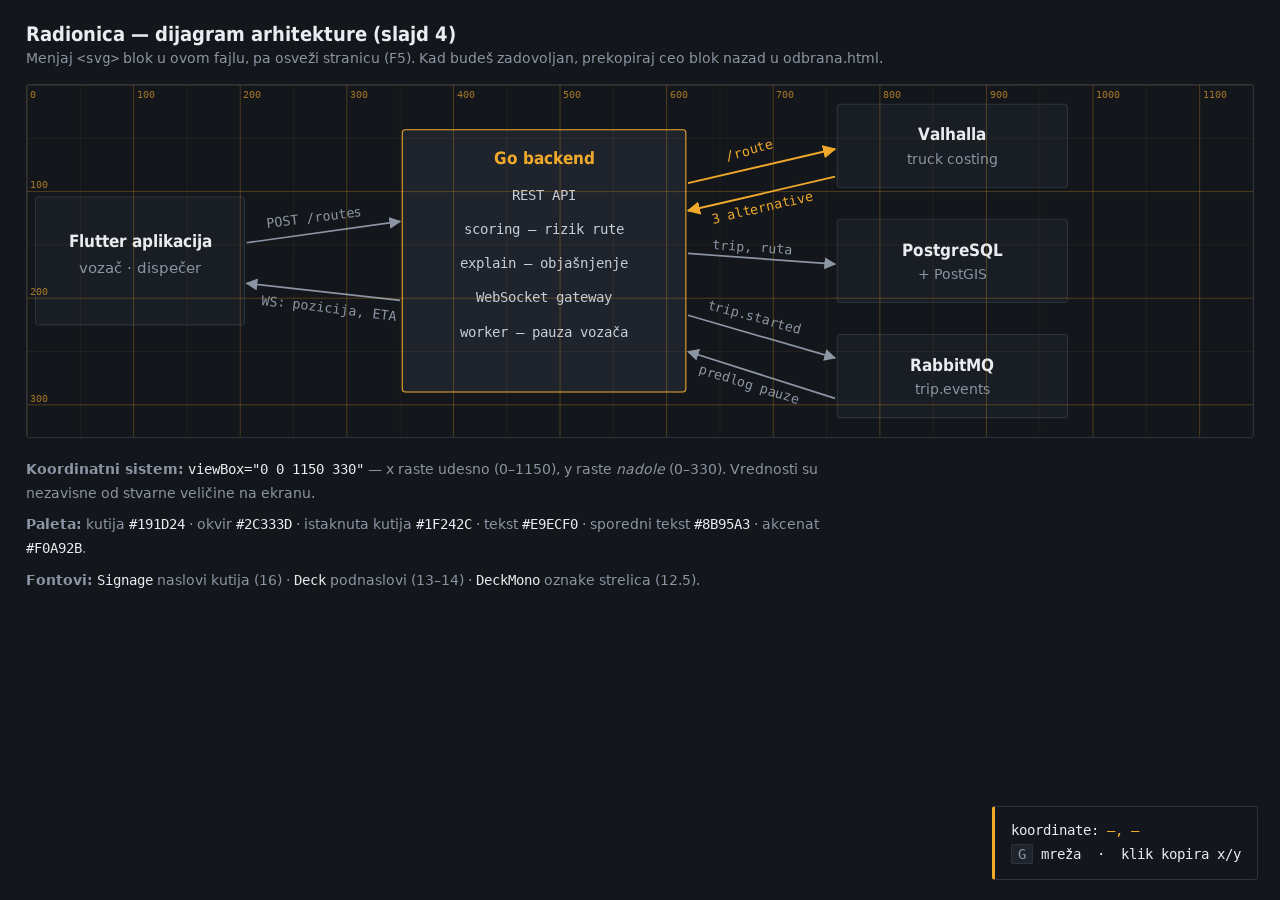
<file: diplomski-rad/prezentacija/graf-arhitektura.html>
<!doctype html>
<meta charset="utf-8">
<title>Radionica — dijagram arhitekture</title>
<style>
@font-face{font-family:'Signage';font-style:normal;font-weight:700;font-display:block;src:url([data-uri]) format('woff2');}
@font-face{font-family:'Deck';font-style:normal;font-weight:400;font-display:block;src:url([data-uri]) format('woff2');}
@font-face{font-family:'Deck';font-style:normal;font-weight:700;font-display:block;src:url([data-uri]) format('woff2');}
@font-face{font-family:'DeckMono';font-style:normal;font-weight:400;font-display:block;src:url([data-uri]) format('woff2');}
:root{--asphalt:#13161B;--panel:#191D24;--hairline:#2C333D;--marking:#E9ECF0;--dim:#8B95A3;--amber:#F0A92B;}
*{box-sizing:border-box;}
body{margin:0;background:var(--asphalt);color:var(--marking);font-family:'Deck',system-ui,sans-serif;font-size:15px;padding:22px 26px;}
h1{font-family:'Signage',sans-serif;font-size:20px;margin:0 0 4px;}
p.lead{color:var(--dim);margin:0 0 18px;font-size:14px;}
#wrap{position:relative;width:100%;max-width:1400px;background:var(--asphalt);
      border:1px solid var(--hairline);border-radius:3px;overflow:hidden;}
#wrap svg{display:block;width:100%;height:auto;}
#grid{position:absolute;inset:0;pointer-events:none;}
#grid.off{display:none;}
#hud{position:fixed;right:22px;bottom:20px;background:rgba(20,24,30,.96);border:1px solid var(--hairline);
     border-left:3px solid var(--amber);border-radius:3px;padding:12px 16px;font-family:'DeckMono',monospace;
     font-size:14px;line-height:1.7;}
#hud b{color:var(--amber);font-weight:400;}
kbd{font-family:'DeckMono',monospace;background:#1F242C;border:1px solid var(--hairline);border-radius:2px;padding:1px 6px;color:var(--dim);}
.tips{margin-top:20px;color:var(--dim);font-size:14px;line-height:1.7;max-width:92ch;}
.tips code{font-family:'DeckMono',monospace;color:var(--marking);}
.tips p{margin:0 0 8px;}
</style>

<h1>Radionica — dijagram arhitekture (slajd 4)</h1>
<p class="lead">Menjaj <code>&lt;svg&gt;</code> blok u ovom fajlu, pa osveži stranicu (F5). Kad budeš zadovoljan, prekopiraj ceo blok nazad u odbrana.html.</p>

<div id="wrap">
<svg viewBox="0 0 1150 330" style="width:100%;height:auto;" role="img" aria-label="Dijagram arhitekture sistema">
      <defs>
        <marker id="ar" viewBox="0 0 10 10" refX="9" refY="5" markerWidth="7" markerHeight="7" orient="auto-start-reverse">
          <path d="M0 0 L10 5 L0 10 z" fill="#8B95A3"/>
        </marker>
        <marker id="ara" viewBox="0 0 10 10" refX="9" refY="5" markerWidth="7" markerHeight="7" orient="auto-start-reverse">
          <path d="M0 0 L10 5 L0 10 z" fill="#F0A92B"/>
        </marker>
      </defs>
      <g font-family="Signage,sans-serif" font-size="16" fill="#E9ECF0">
        <rect x="8" y="105" width="196" height="120" rx="3" fill="#191D24" stroke="#2C333D"/>
        <text x="106" y="152" text-anchor="middle">Flutter aplikacija</text>
        <text x="106" y="176" text-anchor="middle" font-family="Deck,sans-serif" font-size="14" fill="#8B95A3">vozač · dispečer</text>

        <rect x="352" y="42" width="266" height="246" rx="3" fill="#1F242C" stroke="#F0A92B"/>
        <text x="485" y="74" text-anchor="middle" fill="#F0A92B">Go backend</text>
        <g font-family="DeckMono,monospace" font-size="13.5" fill="#C6CEDA">
          <text x="485" y="108" text-anchor="middle">REST API</text>
          <text x="485" y="140" text-anchor="middle">scoring — rizik rute</text>
          <text x="485" y="172" text-anchor="middle">explain — objašnjenje</text>
          <text x="485" y="204" text-anchor="middle">WebSocket gateway</text>
          <text x="485" y="236" text-anchor="middle">worker — pauza vozača</text>
        </g>

        <rect x="760" y="18" width="216" height="78" rx="3" fill="#191D24" stroke="#2C333D"/>
        <text x="868" y="52" text-anchor="middle">Valhalla</text>
        <text x="868" y="74" text-anchor="middle" font-family="Deck,sans-serif" font-size="13" fill="#8B95A3">truck costing</text>

        <rect x="760" y="126" width="216" height="78" rx="3" fill="#191D24" stroke="#2C333D"/>
        <text x="868" y="160" text-anchor="middle">PostgreSQL</text>
        <text x="868" y="182" text-anchor="middle" font-family="Deck,sans-serif" font-size="13" fill="#8B95A3">+ PostGIS</text>

        <rect x="760" y="234" width="216" height="78" rx="3" fill="#191D24" stroke="#2C333D"/>
        <text x="868" y="268" text-anchor="middle">RabbitMQ</text>
        <text x="868" y="290" text-anchor="middle" font-family="Deck,sans-serif" font-size="13" fill="#8B95A3">trip.events</text>
      </g>
      <g stroke="#8B95A3" stroke-width="1.6" fill="none">
        <path d="M206 148 L350 128" marker-end="url(#ar)"/>
        <path d="M350 202 L206 186" marker-end="url(#ar)"/>
        <path d="M620 158 L758 168" marker-end="url(#ar)"/>
        <path d="M620 216 L758 256" marker-end="url(#ar)"/>
        <path d="M758 294 L620 250" marker-end="url(#ar)"/>
      </g>
      <g stroke="#F0A92B" stroke-width="1.8" fill="none">
        <path d="M620 92 L758 60" marker-end="url(#ara)"/>
        <path d="M758 86 L620 118" marker-end="url(#ara)"/>
      </g>
      <g font-family="DeckMono,monospace" font-size="12.5" fill="#8B95A3">
        <text x="270" y="130" text-anchor="middle"
      transform="rotate(-7, 260, 130)">POST /routes</text>
        <text x="280" y="205" text-anchor="middle"
      transform="rotate(7, 210, 230)">WS: pozicija, ETA</text>
        <text x="680" y="65" fill="#F0A92B" text-anchor="middle"
      transform="rotate(-15, 680, 70)">/route</text>
        <text x="695" y="122" fill="#F0A92B" text-anchor="middle"
      transform="rotate(-13, 680, 140)">3 alternative</text>
        <text x="680" y="155" text-anchor="middle"
      transform="rotate(4, 660, 160)">trip, ruta</text>
        <text x="680" y="224" text-anchor="middle"
      transform="rotate(15, 689, 227)">trip.started</text>
        <text x="670" y="275" text-anchor="middle"
      transform="rotate(17, 640, 300)">predlog pauze</text>
      </g>
    </svg>
  <svg id="grid" viewBox="0 0 1150 330" preserveAspectRatio="xMidYMid meet"></svg>
</div>

<div id="hud">koordinate: <b><span id="cx">—</span>, <span id="cy">—</span></b><br>
<kbd>G</kbd> mreža &nbsp;·&nbsp; klik kopira x/y</div>

<div class="tips">
  <p><strong>Koordinatni sistem:</strong> <code>viewBox="0 0 1150 330"</code> — x raste udesno (0–1150), y raste <em>nadole</em> (0–330). Vrednosti su nezavisne od stvarne veličine na ekranu.</p>
  <p><strong>Paleta:</strong> kutija <code>#191D24</code> · okvir <code>#2C333D</code> · istaknuta kutija <code>#1F242C</code> · tekst <code>#E9ECF0</code> · sporedni tekst <code>#8B95A3</code> · akcenat <code>#F0A92B</code>.</p>
  <p><strong>Fontovi:</strong> <code>Signage</code> naslovi kutija (16) · <code>Deck</code> podnaslovi (13–14) · <code>DeckMono</code> oznake strelica (12.5).</p>
</div>

<script>
(function(){
  var g=document.getElementById('grid'), wrap=document.getElementById('wrap');
  var W=1150,H=330,out=[];
  for(var x=0;x<=W;x+=50){
    out.push('<line x1="'+x+'" y1="0" x2="'+x+'" y2="'+H+'" stroke="#F0A92B" stroke-width="'+(x%100?0.4:0.8)+'" opacity="'+(x%100?0.16:0.32)+'"/>');
    if(x%100===0) out.push('<text x="'+(x+3)+'" y="12" font-family="DeckMono,monospace" font-size="9" fill="#F0A92B" opacity=".65">'+x+'</text>');
  }
  for(var y=0;y<=H;y+=50){
    out.push('<line x1="0" y1="'+y+'" x2="'+W+'" y2="'+y+'" stroke="#F0A92B" stroke-width="'+(y%100?0.4:0.8)+'" opacity="'+(y%100?0.16:0.32)+'"/>');
    if(y%100===0&&y>0) out.push('<text x="3" y="'+(y-3)+'" font-family="DeckMono,monospace" font-size="9" fill="#F0A92B" opacity=".65">'+y+'</text>');
  }
  g.innerHTML=out.join('');
  function coords(e){
    var r=wrap.getBoundingClientRect();
    return [Math.round((e.clientX-r.left)/r.width*W), Math.round((e.clientY-r.top)/r.height*H)];
  }
  wrap.addEventListener('mousemove',function(e){
    var c=coords(e);
    document.getElementById('cx').textContent=c[0];
    document.getElementById('cy').textContent=c[1];
  });
  wrap.addEventListener('click',function(e){
    var c=coords(e);
    if(navigator.clipboard) navigator.clipboard.writeText('x="'+c[0]+'" y="'+c[1]+'"');
    var h=document.getElementById('hud');
    h.style.borderLeftColor='#4FA97C';
    setTimeout(function(){h.style.borderLeftColor='#F0A92B';},350);
  });
  addEventListener('keydown',function(e){ if(e.key==='g'||e.key==='G') g.classList.toggle('off'); });
})();
</script>
</file>
